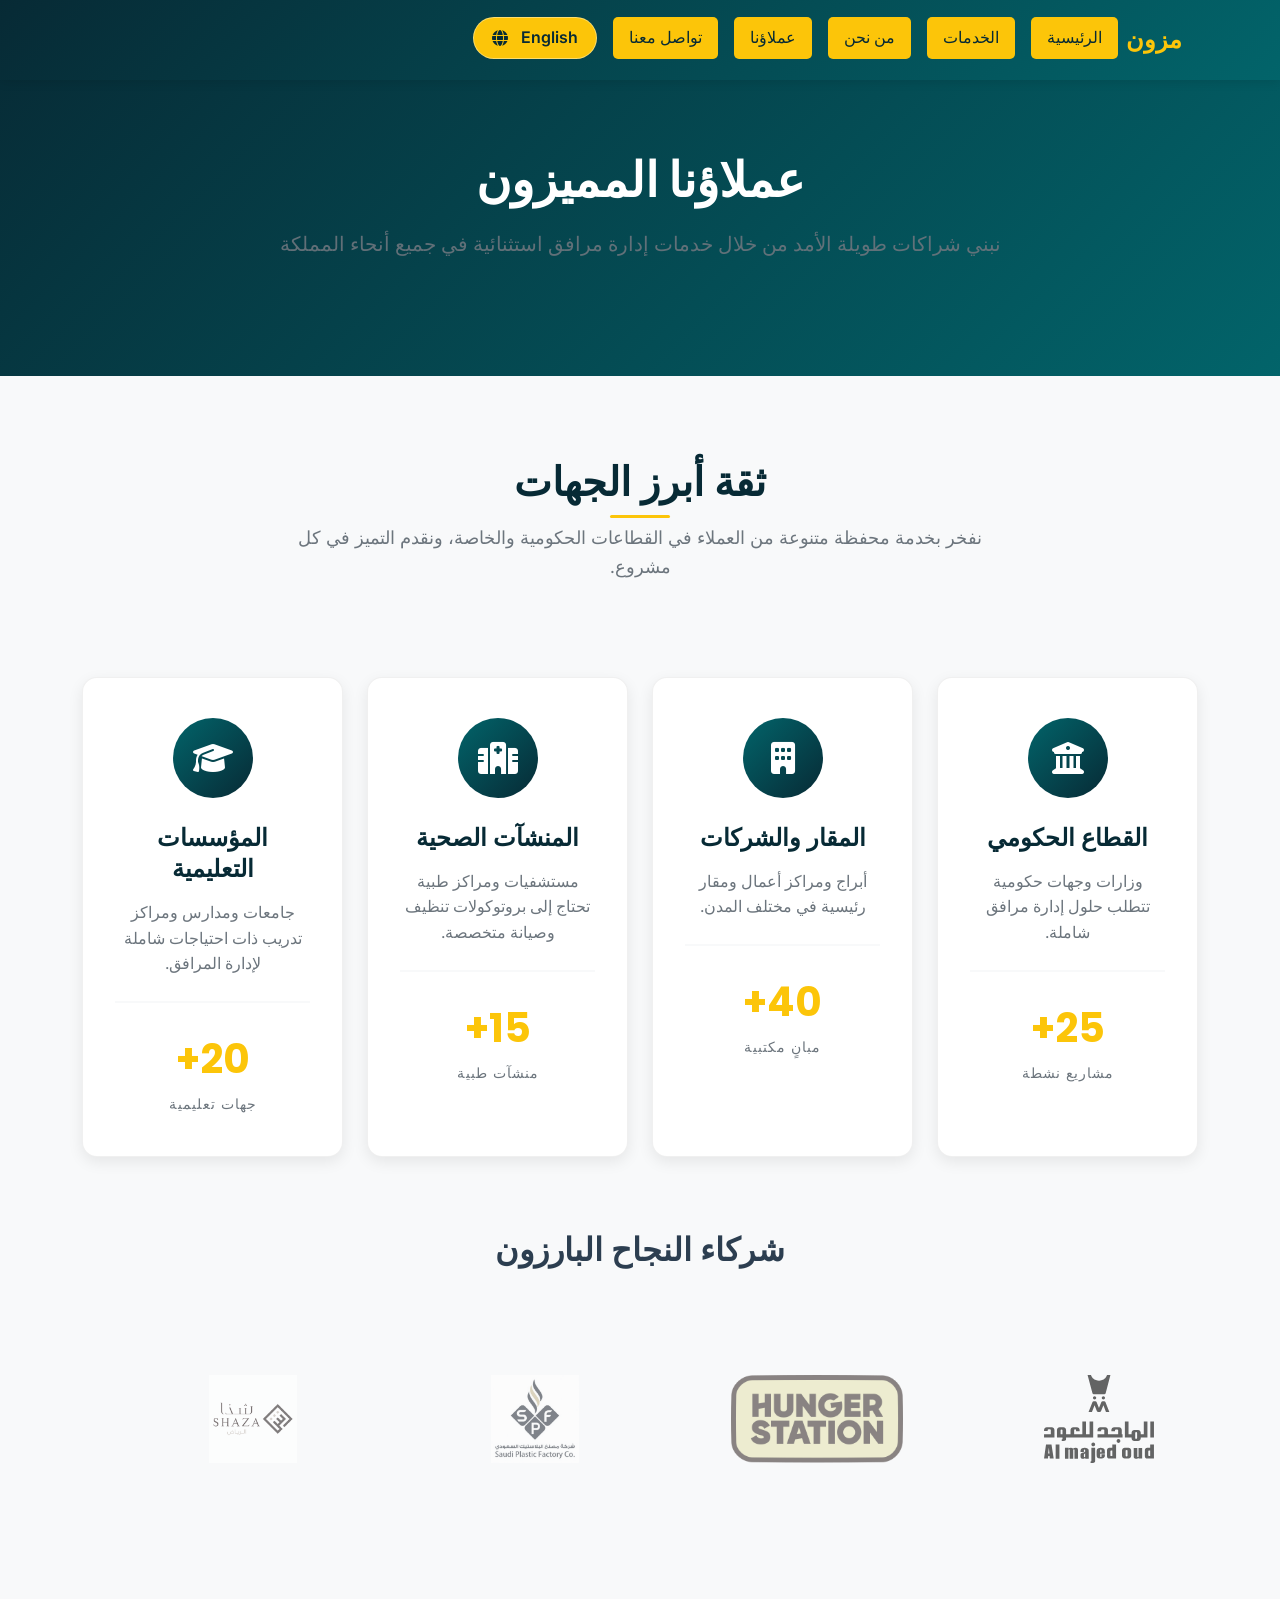
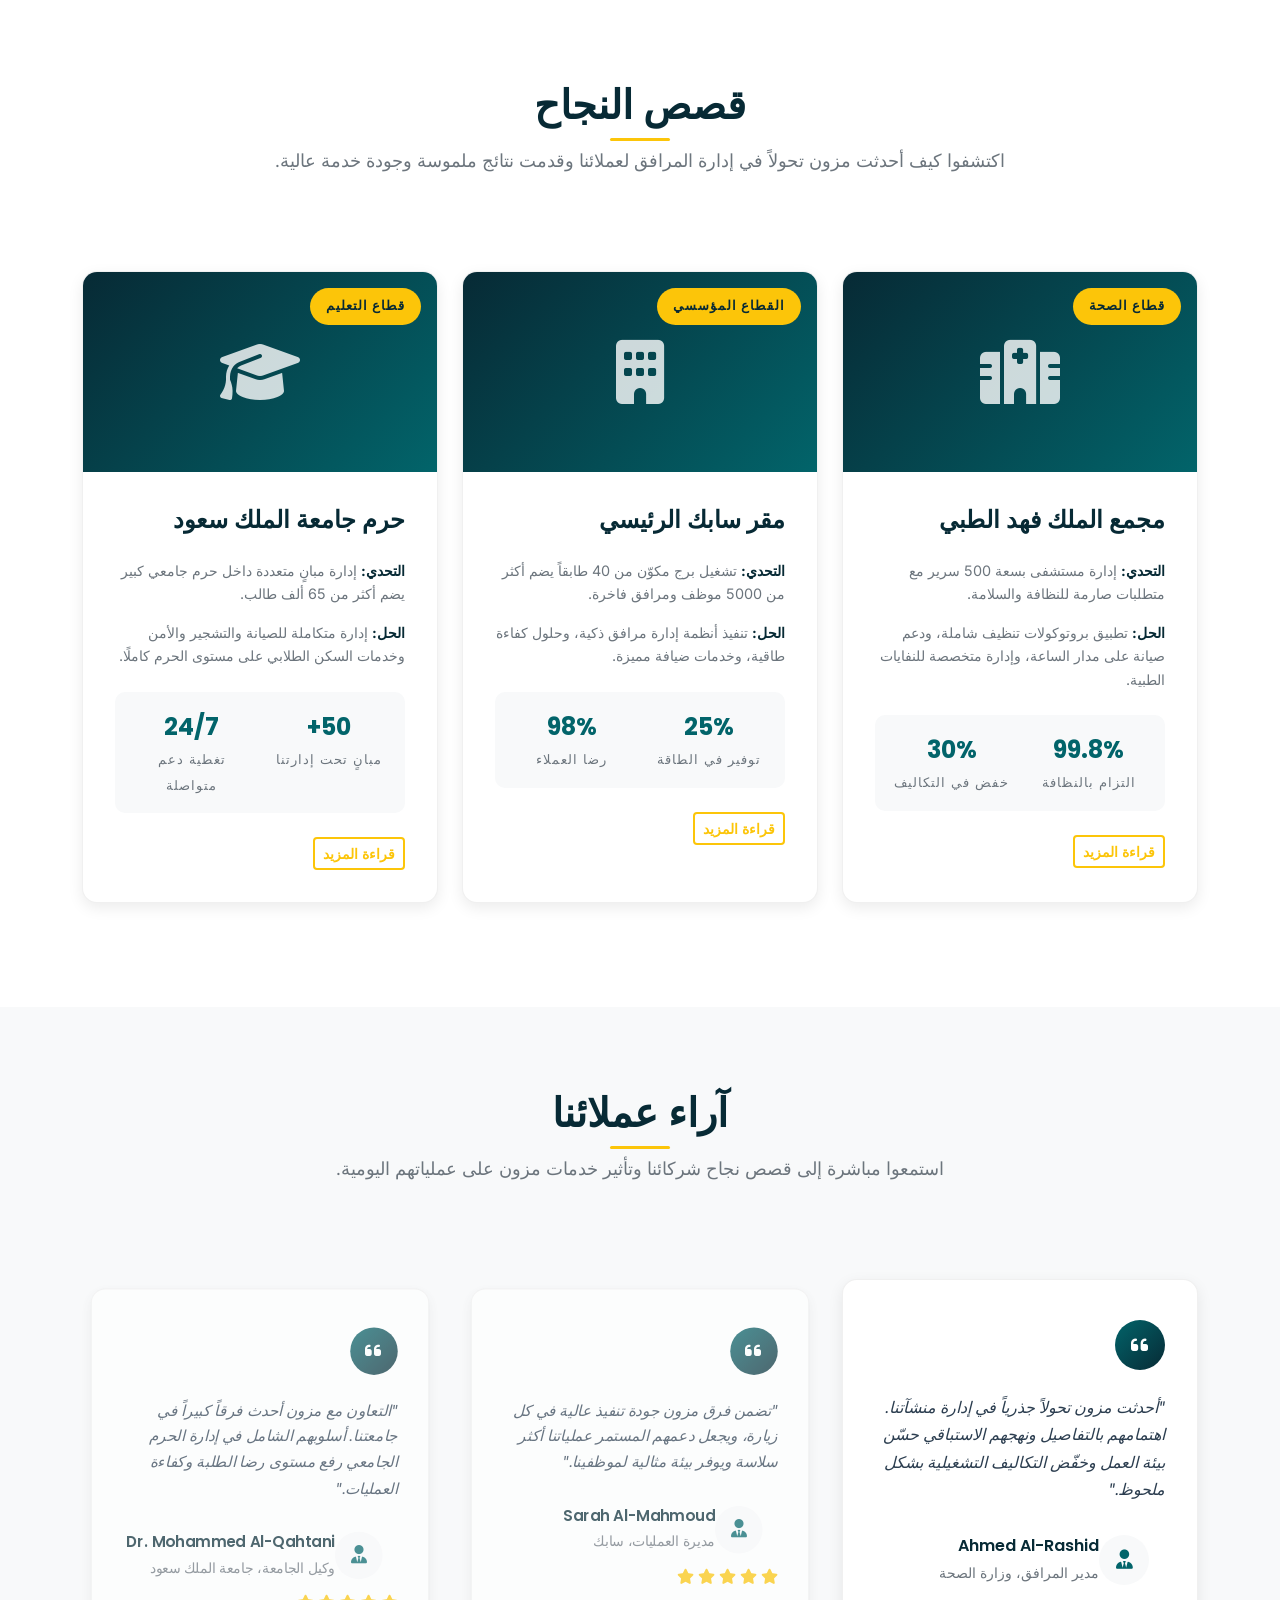
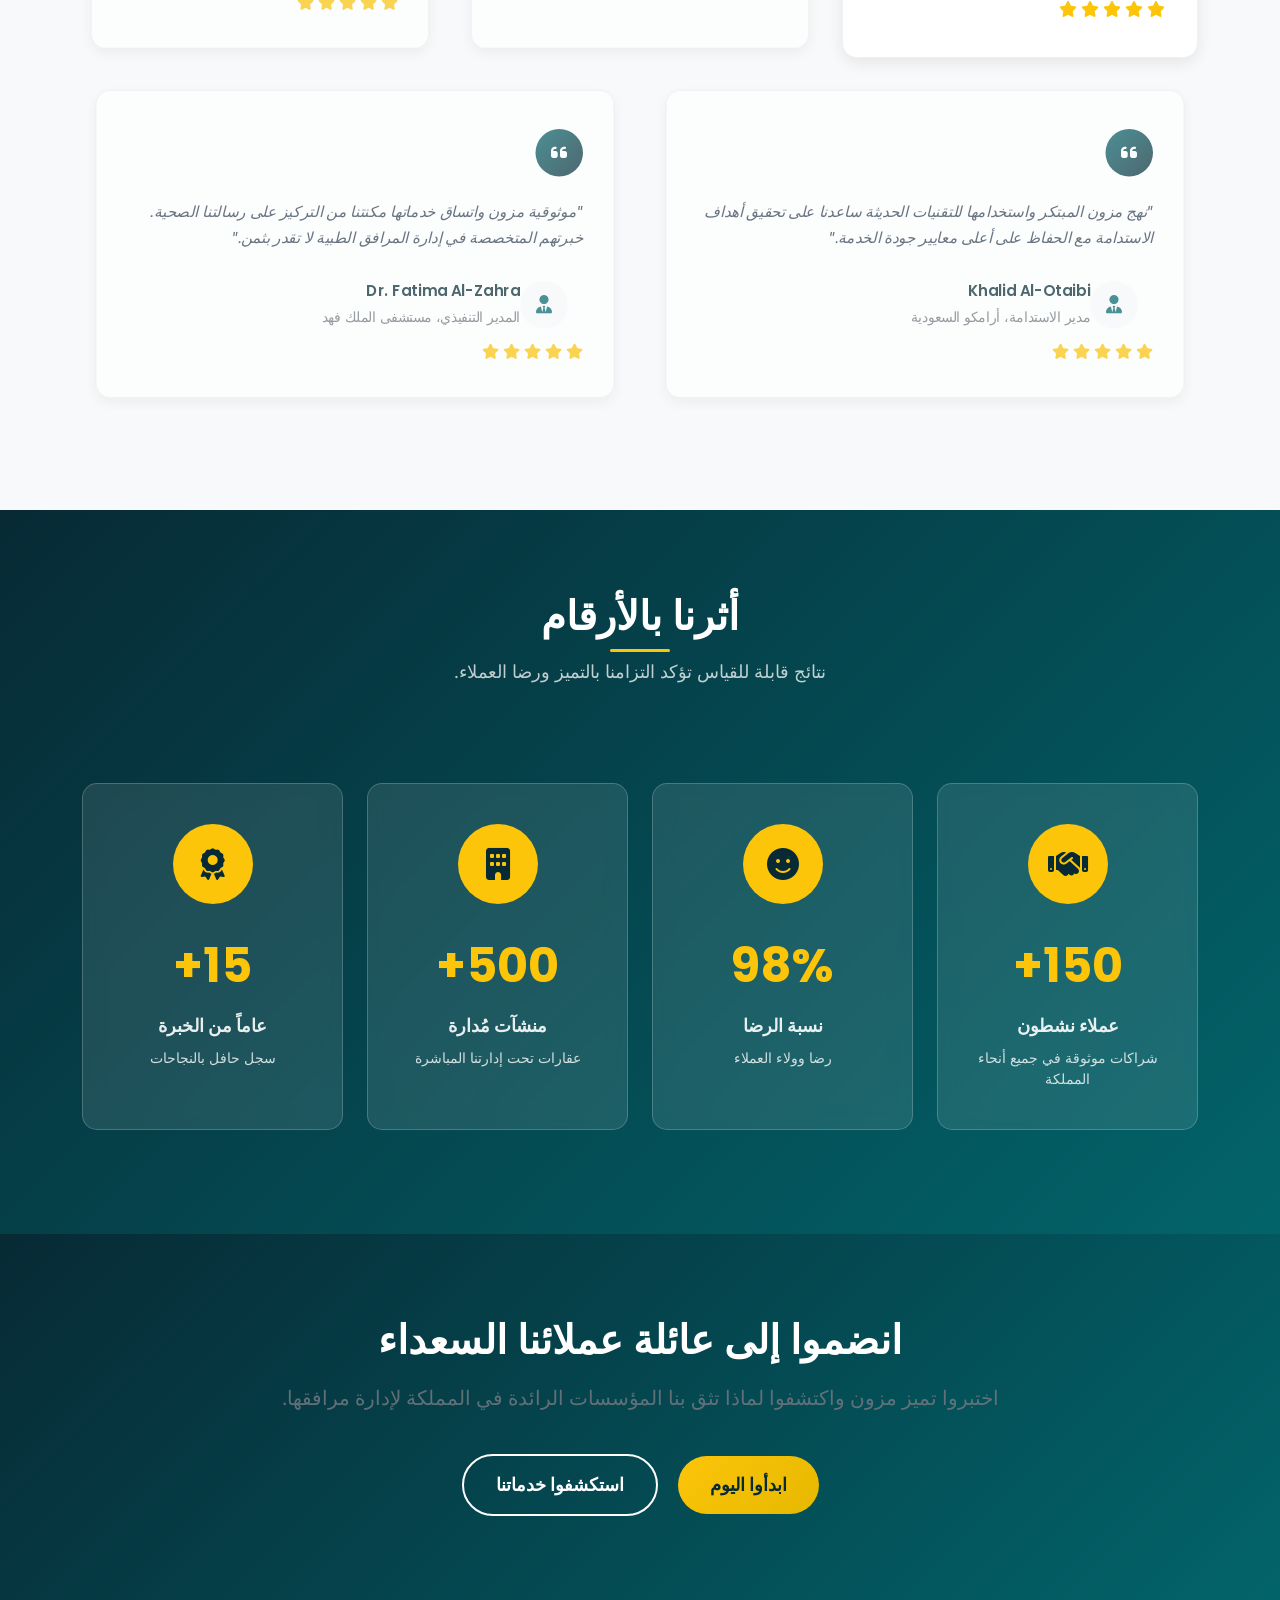
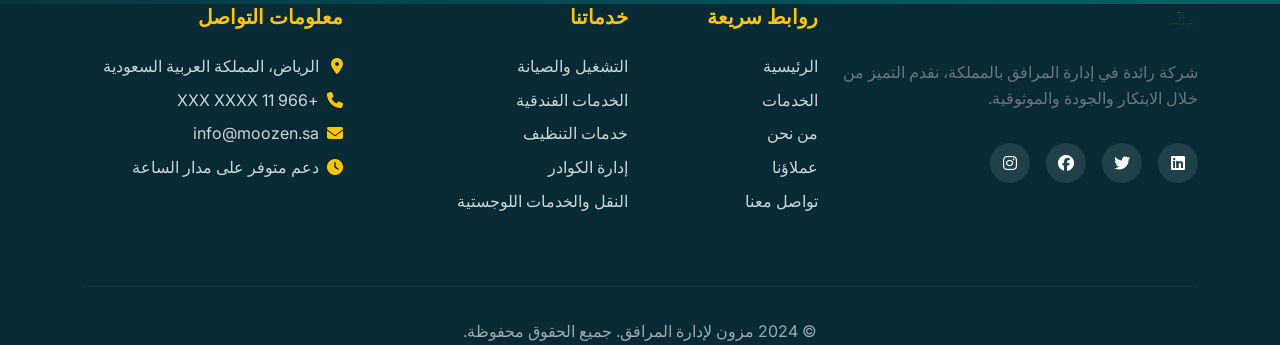
<file: clients-ar.html>
<!DOCTYPE html>
<html lang="ar" dir="rtl">
<head>
    <meta charset="UTF-8">
    <meta name="viewport" content="width=device-width, initial-scale=1.0">
    <title>عملاؤنا - مزون لإدارة المرافق</title>
    <meta name="description" content="اكتشفوا قائمة عملاء مزون وقصص النجاح في إدارة المرافق داخل المملكة العربية السعودية. اطلعوا على الشهادات والدراسات الحالة.">

    <!-- Bootstrap 5 CSS -->
    <link href="https://cdn.jsdelivr.net/npm/bootstrap@5.3.0/dist/css/bootstrap.min.css" rel="stylesheet">

    <!-- Font Awesome -->
    <link rel="stylesheet" href="https://cdnjs.cloudflare.com/ajax/libs/font-awesome/6.4.0/css/all.min.css">

    <!-- Google Fonts -->
    <link href="https://fonts.googleapis.com/css2?family=Tajawal:wght@400;500;700&family=Poppins:wght@300;400;500;600;700&family=Inter:wght@300;400;500;600&display=swap" rel="stylesheet">

    <!-- Custom CSS -->
    <link rel="stylesheet" href="styles.css">
</head>
<body>
    <!-- Navigation -->
    <nav class="navbar navbar-expand-lg navbar-dark fixed-top">
        <div class="container">
            <a class="navbar-brand" href="index-ar.html">
                <span class="logo-text">مزون</span>
            </a>
            <button class="navbar-toggler" type="button" data-bs-toggle="collapse" data-bs-target="#navbarNav">
                <span class="navbar-toggler-icon"></span>
            </button>
            <div class="collapse navbar-collapse" id="navbarNav">
                <ul class="navbar-nav ms-auto">
                    <li class="nav-item">
                        <a class="nav-link" href="index-ar.html">الرئيسية</a>
                    </li>
                    <li class="nav-item">
                        <a class="nav-link" href="services-ar.html">الخدمات</a>
                    </li>
                    <li class="nav-item">
                        <a class="nav-link" href="about-ar.html">من نحن</a>
                    </li>
                    <li class="nav-item">
                        <a class="nav-link active" href="clients-ar.html">عملاؤنا</a>
                    </li>
                    <li class="nav-item">
                        <a class="nav-link" href="contact-ar.html">تواصل معنا</a>
                    </li>
                    <li class="nav-item language-toggle">
                        <a class="nav-link language-switch" data-language="en" href="clients.html">English<i class="fas fa-globe me-2"></i></a>
                    </li>
                </ul>
            </div>
        </div>
    </nav>

    <!-- Page Header -->
    <section class="page-header">
        <div class="container">
            <div class="row">
                <div class="col-lg-8 mx-auto text-center">
                    <h1 class="page-title">عملاؤنا المميزون</h1>
                    <p class="page-subtitle">نبني شراكات طويلة الأمد من خلال خدمات إدارة مرافق استثنائية في جميع أنحاء المملكة</p>
                </div>
            </div>
        </div>
    </section>

    <!-- Client Portfolio -->
    <section class="client-portfolio">
        <div class="container">
            <div class="row">
                <div class="col-lg-8 mx-auto text-center mb-5">
                    <h2 class="section-title">ثقة أبرز الجهات</h2>
                    <p class="section-subtitle">نفخر بخدمة محفظة متنوعة من العملاء في القطاعات الحكومية والخاصة، ونقدم التميز في كل مشروع.</p>
                </div>
            </div>

            <!-- Client Categories -->
            <div class="row mb-5">
                <div class="col-lg-3 col-md-6 mb-4">
                    <div class="client-category-card">
                        <div class="category-icon">
                            <i class="fas fa-university"></i>
                        </div>
                        <h4>القطاع الحكومي</h4>
                        <p>وزارات وجهات حكومية تتطلب حلول إدارة مرافق شاملة.</p>
                        <div class="client-count">
                            <span class="count-number">25+</span>
                            <span class="count-label">مشاريع نشطة</span>
                        </div>
                    </div>
                </div>
                <div class="col-lg-3 col-md-6 mb-4">
                    <div class="client-category-card">
                        <div class="category-icon">
                            <i class="fas fa-building"></i>
                        </div>
                        <h4>المقار والشركات</h4>
                        <p>أبراج ومراكز أعمال ومقار رئيسية في مختلف المدن.</p>
                        <div class="client-count">
                            <span class="count-number">40+</span>
                            <span class="count-label">مبانٍ مكتبية</span>
                        </div>
                    </div>
                </div>
                <div class="col-lg-3 col-md-6 mb-4">
                    <div class="client-category-card">
                        <div class="category-icon">
                            <i class="fas fa-hospital"></i>
                        </div>
                        <h4>المنشآت الصحية</h4>
                        <p>مستشفيات ومراكز طبية تحتاج إلى بروتوكولات تنظيف وصيانة متخصصة.</p>
                        <div class="client-count">
                            <span class="count-number">15+</span>
                            <span class="count-label">منشآت طبية</span>
                        </div>
                    </div>
                </div>
                <div class="col-lg-3 col-md-6 mb-4">
                    <div class="client-category-card">
                        <div class="category-icon">
                            <i class="fas fa-graduation-cap"></i>
                        </div>
                        <h4>المؤسسات التعليمية</h4>
                        <p>جامعات ومدارس ومراكز تدريب ذات احتياجات شاملة لإدارة المرافق.</p>
                        <div class="client-count">
                            <span class="count-number">20+</span>
                            <span class="count-label">جهات تعليمية</span>
                        </div>
                    </div>
                </div>
            </div>

            <!-- Featured Clients -->
            <div class="row">
                <div class="col-12 text-center mb-4">
                    <h3 class="mb-4">شركاء النجاح البارزون</h3>
                </div>
            </div>
            <!-- شعارات العملاء - دوار أفقي -->
            <div class="client-carousel-container">
                <div class="client-carousel-horizontal">
                    <div class="carousel-track-horizontal">
                        <div class="carousel-slide-horizontal">
                            <img src="our cleints/Al Majed for Oud Company Logo SVG.svg" alt="شركة الماجد للعود" class="client-logo">
                        </div>
                        <div class="carousel-slide-horizontal">
                            <img src="our cleints/image.png" alt="شعار العميل" class="client-logo">
                        </div>
                        <div class="carousel-slide-horizontal">
                            <img src="our cleints/image copy.png" alt="شعار العميل" class="client-logo">
                        </div>
                        <div class="carousel-slide-horizontal">
                            <img src="our cleints/image copy 2.png" alt="شعار العميل" class="client-logo">
                        </div>
                        <div class="carousel-slide-horizontal">
                            <img src="our cleints/image copy 3.png" alt="شعار العميل" class="client-logo">
                        </div>
                        <div class="carousel-slide-horizontal">
                            <img src="our cleints/image copy 4.png" alt="شعار العميل" class="client-logo">
                        </div>
                        <div class="carousel-slide-horizontal">
                            <img src="our cleints/image copy 5.png" alt="شعار العميل" class="client-logo">
                        </div>
                        <div class="carousel-slide-horizontal">
                            <img src="our cleints/image copy 6.png" alt="شعار العميل" class="client-logo">
                        </div>
                        <div class="carousel-slide-horizontal">
                            <img src="our cleints/image copy 7.png" alt="شعار العميل" class="client-logo">
                        </div>
                        <!-- شرائح مكررة للحلقة المتواصلة -->
                        <div class="carousel-slide-horizontal">
                            <img src="our cleints/Al Majed for Oud Company Logo SVG.svg" alt="شركة الماجد للعود" class="client-logo">
                        </div>
                        <div class="carousel-slide-horizontal">
                            <img src="our cleints/image.png" alt="شعار العميل" class="client-logo">
                        </div>
                        <div class="carousel-slide-horizontal">
                            <img src="our cleints/image copy.png" alt="شعار العميل" class="client-logo">
                        </div>
                        <div class="carousel-slide-horizontal">
                            <img src="our cleints/image copy 2.png" alt="شعار العميل" class="client-logo">
                        </div>
                        <div class="carousel-slide-horizontal">
                            <img src="our cleints/image copy 3.png" alt="شعار العميل" class="client-logo">
                        </div>
                        <div class="carousel-slide-horizontal">
                            <img src="our cleints/image copy 4.png" alt="شعار العميل" class="client-logo">
                        </div>
                    </div>
                </div>
            </div>
        </div>
    </section>

    <!-- Case Studies -->
    <section class="case-studies">
        <div class="container">
            <div class="row">
                <div class="col-lg-8 mx-auto text-center mb-5">
                    <h2 class="section-title">قصص النجاح</h2>
                    <p class="section-subtitle">اكتشفوا كيف أحدثت مزون تحولاً في إدارة المرافق لعملائنا وقدمت نتائج ملموسة وجودة خدمة عالية.</p>
                </div>
            </div>

            <div class="row">
                <!-- Case Study 1 -->
                <div class="col-lg-4 mb-4">
                    <div class="case-study-card">
                        <div class="case-image">
                            <div class="image-placeholder">
                                <i class="fas fa-hospital-alt"></i>
                            </div>
                            <div class="case-category">قطاع الصحة</div>
                        </div>
                        <div class="case-content">
                            <h4>مجمع الملك فهد الطبي</h4>
                            <p class="case-challenge"><strong>التحدي:</strong> إدارة مستشفى بسعة 500 سرير مع متطلبات صارمة للنظافة والسلامة.</p>
                            <p class="case-solution"><strong>الحل:</strong> تطبيق بروتوكولات تنظيف شاملة، ودعم صيانة على مدار الساعة، وإدارة متخصصة للنفايات الطبية.</p>
                            <div class="case-results">
                                <div class="result-item">
                                    <span class="result-number">99.8%</span>
                                    <span class="result-label">التزام بالنظافة</span>
                                </div>
                                <div class="result-item">
                                    <span class="result-number">30%</span>
                                    <span class="result-label">خفض في التكاليف</span>
                                </div>
                            </div>
                            <a href="#" class="btn btn-outline-primary btn-sm">قراءة المزيد</a>
                        </div>
                    </div>
                </div>

                <!-- Case Study 2 -->
                <div class="col-lg-4 mb-4">
                    <div class="case-study-card">
                        <div class="case-image">
                            <div class="image-placeholder">
                                <i class="fas fa-building"></i>
                            </div>
                            <div class="case-category">القطاع المؤسسي</div>
                        </div>
                        <div class="case-content">
                            <h4>مقر سابك الرئيسي</h4>
                            <p class="case-challenge"><strong>التحدي:</strong> تشغيل برج مكوّن من 40 طابقاً يضم أكثر من 5000 موظف ومرافق فاخرة.</p>
                            <p class="case-solution"><strong>الحل:</strong> تنفيذ أنظمة إدارة مرافق ذكية، وحلول كفاءة طاقية، وخدمات ضيافة مميزة.</p>
                            <div class="case-results">
                                <div class="result-item">
                                    <span class="result-number">25%</span>
                                    <span class="result-label">توفير في الطاقة</span>
                                </div>
                                <div class="result-item">
                                    <span class="result-number">98%</span>
                                    <span class="result-label">رضا العملاء</span>
                                </div>
                            </div>
                            <a href="#" class="btn btn-outline-primary btn-sm">قراءة المزيد</a>
                        </div>
                    </div>
                </div>

                <!-- Case Study 3 -->
                <div class="col-lg-4 mb-4">
                    <div class="case-study-card">
                        <div class="case-image">
                            <div class="image-placeholder">
                                <i class="fas fa-graduation-cap"></i>
                            </div>
                            <div class="case-category">قطاع التعليم</div>
                        </div>
                        <div class="case-content">
                            <h4>حرم جامعة الملك سعود</h4>
                            <p class="case-challenge"><strong>التحدي:</strong> إدارة مبانٍ متعددة داخل حرم جامعي كبير يضم أكثر من 65 ألف طالب.</p>
                            <p class="case-solution"><strong>الحل:</strong> إدارة متكاملة للصيانة والتشجير والأمن وخدمات السكن الطلابي على مستوى الحرم كاملًا.</p>
                            <div class="case-results">
                                <div class="result-item">
                                    <span class="result-number">50+</span>
                                    <span class="result-label">مبانٍ تحت إدارتنا</span>
                                </div>
                                <div class="result-item">
                                    <span class="result-number">24/7</span>
                                    <span class="result-label">تغطية دعم متواصلة</span>
                                </div>
                            </div>
                            <a href="#" class="btn btn-outline-primary btn-sm">قراءة المزيد</a>
                        </div>
                    </div>
                </div>
            </div>
        </div>
    </section>

    <!-- Client Testimonials -->
    <section class="client-testimonials">
        <div class="container">
            <div class="row">
                <div class="col-lg-8 mx-auto text-center mb-5">
                    <h2 class="section-title">آراء عملائنا</h2>
                    <p class="section-subtitle">استمعوا مباشرة إلى قصص نجاح شركائنا وتأثير خدمات مزون على عملياتهم اليومية.</p>
                </div>
            </div>

            <div class="row">
                <!-- Testimonial 1 -->
                <div class="col-lg-4 mb-4">
                    <div class="testimonial-card">
                        <div class="testimonial-content">
                            <div class="quote-icon">
                                <i class="fas fa-quote-left"></i>
                            </div>
                            <p class="testimonial-text">"أحدثت مزون تحولاً جذرياً في إدارة منشآتنا. اهتمامهم بالتفاصيل ونهجهم الاستباقي حسّن بيئة العمل وخفّض التكاليف التشغيلية بشكل ملحوظ."</p>
                        </div>
                        <div class="testimonial-author">
                            <div class="author-avatar">
                                <i class="fas fa-user-tie"></i>
                            </div>
                            <div class="author-info">
                                <h5>Ahmed Al-Rashid</h5>
                                <p>مدير المرافق، وزارة الصحة</p>
                            </div>
                        </div>
                        <div class="testimonial-rating">
                            <i class="fas fa-star"></i>
                            <i class="fas fa-star"></i>
                            <i class="fas fa-star"></i>
                            <i class="fas fa-star"></i>
                            <i class="fas fa-star"></i>
                        </div>
                    </div>
                </div>

                <!-- Testimonial 2 -->
                <div class="col-lg-4 mb-4">
                    <div class="testimonial-card">
                        <div class="testimonial-content">
                            <div class="quote-icon">
                                <i class="fas fa-quote-left"></i>
                            </div>
                            <p class="testimonial-text">"تضمن فرق مزون جودة تنفيذ عالية في كل زيارة، ويجعل دعمهم المستمر عملياتنا أكثر سلاسة ويوفر بيئة مثالية لموظفينا."</p>
                        </div>
                        <div class="testimonial-author">
                            <div class="author-avatar">
                                <i class="fas fa-user-tie"></i>
                            </div>
                            <div class="author-info">
                                <h5>Sarah Al-Mahmoud</h5>
                                <p>مديرة العمليات، سابك</p>
                            </div>
                        </div>
                        <div class="testimonial-rating">
                            <i class="fas fa-star"></i>
                            <i class="fas fa-star"></i>
                            <i class="fas fa-star"></i>
                            <i class="fas fa-star"></i>
                            <i class="fas fa-star"></i>
                        </div>
                    </div>
                </div>

                <!-- Testimonial 3 -->
                <div class="col-lg-4 mb-4">
                    <div class="testimonial-card">
                        <div class="testimonial-content">
                            <div class="quote-icon">
                                <i class="fas fa-quote-left"></i>
                            </div>
                            <p class="testimonial-text">"التعاون مع مزون أحدث فرقاً كبيراً في جامعتنا. أسلوبهم الشامل في إدارة الحرم الجامعي رفع مستوى رضا الطلبة وكفاءة العمليات."</p>
                        </div>
                        <div class="testimonial-author">
                            <div class="author-avatar">
                                <i class="fas fa-user-tie"></i>
                            </div>
                            <div class="author-info">
                                <h5>Dr. Mohammed Al-Qahtani</h5>
                                <p>وكيل الجامعة، جامعة الملك سعود</p>
                            </div>
                        </div>
                        <div class="testimonial-rating">
                            <i class="fas fa-star"></i>
                            <i class="fas fa-star"></i>
                            <i class="fas fa-star"></i>
                            <i class="fas fa-star"></i>
                            <i class="fas fa-star"></i>
                        </div>
                    </div>
                </div>
            </div>

            <!-- Additional Testimonials Row -->
            <div class="row">
                <!-- Testimonial 4 -->
                <div class="col-lg-6 mb-4">
                    <div class="testimonial-card horizontal">
                        <div class="testimonial-content">
                            <div class="quote-icon">
                                <i class="fas fa-quote-left"></i>
                            </div>
                            <p class="testimonial-text">"نهج مزون المبتكر واستخدامها للتقنيات الحديثة ساعدنا على تحقيق أهداف الاستدامة مع الحفاظ على أعلى معايير جودة الخدمة."</p>
                        </div>
                        <div class="testimonial-author">
                            <div class="author-avatar">
                                <i class="fas fa-user-tie"></i>
                            </div>
                            <div class="author-info">
                                <h5>Khalid Al-Otaibi</h5>
                                <p>مدير الاستدامة، أرامكو السعودية</p>
                            </div>
                        </div>
                        <div class="testimonial-rating">
                            <i class="fas fa-star"></i>
                            <i class="fas fa-star"></i>
                            <i class="fas fa-star"></i>
                            <i class="fas fa-star"></i>
                            <i class="fas fa-star"></i>
                        </div>
                    </div>
                </div>

                <!-- Testimonial 5 -->
                <div class="col-lg-6 mb-4">
                    <div class="testimonial-card horizontal">
                        <div class="testimonial-content">
                            <div class="quote-icon">
                                <i class="fas fa-quote-left"></i>
                            </div>
                            <p class="testimonial-text">"موثوقية مزون واتساق خدماتها مكنتنا من التركيز على رسالتنا الصحية. خبرتهم المتخصصة في إدارة المرافق الطبية لا تقدر بثمن."</p>
                        </div>
                        <div class="testimonial-author">
                            <div class="author-avatar">
                                <i class="fas fa-user-tie"></i>
                            </div>
                            <div class="author-info">
                                <h5>Dr. Fatima Al-Zahra</h5>
                                <p>المدير التنفيذي، مستشفى الملك فهد</p>
                            </div>
                        </div>
                        <div class="testimonial-rating">
                            <i class="fas fa-star"></i>
                            <i class="fas fa-star"></i>
                            <i class="fas fa-star"></i>
                            <i class="fas fa-star"></i>
                            <i class="fas fa-star"></i>
                        </div>
                    </div>
                </div>
            </div>
        </div>
    </section>

    <!-- Client Statistics -->
    <section class="client-stats">
        <div class="container">
            <div class="row">
                <div class="col-lg-8 mx-auto text-center mb-5">
                    <h2 class="section-title text-white">أثرنا بالأرقام</h2>
                    <p class="section-subtitle text-white opacity-75">نتائج قابلة للقياس تؤكد التزامنا بالتميز ورضا العملاء.</p>
                </div>
            </div>

            <div class="row">
                <div class="col-lg-3 col-md-6 mb-4">
                    <div class="stat-card">
                        <div class="stat-icon">
                            <i class="fas fa-handshake"></i>
                        </div>
                        <div class="stat-number">150+</div>
                        <div class="stat-label">عملاء نشطون</div>
                        <div class="stat-description">شراكات موثوقة في جميع أنحاء المملكة</div>
                    </div>
                </div>
                <div class="col-lg-3 col-md-6 mb-4">
                    <div class="stat-card">
                        <div class="stat-icon">
                            <i class="fas fa-smile"></i>
                        </div>
                        <div class="stat-number">98%</div>
                        <div class="stat-label">نسبة الرضا</div>
                        <div class="stat-description">رضا وولاء العملاء</div>
                    </div>
                </div>
                <div class="col-lg-3 col-md-6 mb-4">
                    <div class="stat-card">
                        <div class="stat-icon">
                            <i class="fas fa-building"></i>
                        </div>
                        <div class="stat-number">500+</div>
                        <div class="stat-label">منشآت مُدارة</div>
                        <div class="stat-description">عقارات تحت إدارتنا المباشرة</div>
                    </div>
                </div>
                <div class="col-lg-3 col-md-6 mb-4">
                    <div class="stat-card">
                        <div class="stat-icon">
                            <i class="fas fa-award"></i>
                        </div>
                        <div class="stat-number">15+</div>
                        <div class="stat-label">عاماً من الخبرة</div>
                        <div class="stat-description">سجل حافل بالنجاحات</div>
                    </div>
                </div>
            </div>
        </div>
    </section>

    <!-- Call to Action -->
    <section class="cta-section">
        <div class="container">
            <div class="row">
                <div class="col-lg-8 mx-auto text-center">
                    <h2 class="cta-title">انضموا إلى عائلة عملائنا السعداء</h2>
                    <p class="cta-subtitle">اختبروا تميز مزون واكتشفوا لماذا تثق بنا المؤسسات الرائدة في المملكة لإدارة مرافقها.</p>
                    <div class="cta-buttons">
                        <a href="contact-ar.html" class="btn btn-primary btn-lg">ابدأوا اليوم</a>
                        <a href="services-ar.html" class="btn btn-outline-light btn-lg">استكشفوا خدماتنا</a>
                    </div>
                </div>
            </div>
        </div>
    </section>

    <!-- Footer -->
    <footer class="footer">
        <div class="container">
            <div class="row">
                <div class="col-lg-4 mb-4">
                    <div class="footer-brand">
                        <img src="logo mozoon.svg" alt="شعار مزون" class="footer-logo">
                        <p>شركة رائدة في إدارة المرافق بالمملكة، نقدم التميز من خلال الابتكار والجودة والموثوقية.</p>
                    </div>
                    <div class="social-links">
                        <a href="#" class="social-link"><i class="fab fa-linkedin"></i></a>
                        <a href="#" class="social-link"><i class="fab fa-twitter"></i></a>
                        <a href="#" class="social-link"><i class="fab fa-facebook"></i></a>
                        <a href="#" class="social-link"><i class="fab fa-instagram"></i></a>
                    </div>
                </div>
                <div class="col-lg-2 col-md-6 mb-4">
                    <h5 class="footer-title">روابط سريعة</h5>
                    <ul class="footer-links">
                        <li><a href="index-ar.html">الرئيسية</a></li>
                        <li><a href="services-ar.html">الخدمات</a></li>
                        <li><a href="about-ar.html">من نحن</a></li>
                        <li><a href="clients-ar.html">عملاؤنا</a></li>
                        <li><a href="contact-ar.html">تواصل معنا</a></li>
                    </ul>
                </div>
                <div class="col-lg-3 col-md-6 mb-4">
                    <h5 class="footer-title">خدماتنا</h5>
                    <ul class="footer-links">
                        <li><a href="services-ar.html#operation">التشغيل والصيانة</a></li>
                        <li><a href="services-ar.html#hospitality">الخدمات الفندقية</a></li>
                        <li><a href="services-ar.html#cleaning">خدمات التنظيف</a></li>
                        <li><a href="services-ar.html#staff">إدارة الكوادر</a></li>
                        <li><a href="services-ar.html#logistics">النقل والخدمات اللوجستية</a></li>
                    </ul>
                </div>
                <div class="col-lg-3 mb-4">
                    <h5 class="footer-title">معلومات التواصل</h5>
                    <div class="contact-info">
                        <p><i class="fas fa-map-marker-alt"></i> الرياض، المملكة العربية السعودية</p>
                        <p><i class="fas fa-phone"></i> +966 11 XXX XXXX</p>
                        <p><i class="fas fa-envelope"></i> info@moozen.sa</p>
                        <p><i class="fas fa-clock"></i> دعم متوفر على مدار الساعة</p>
                    </div>
                </div>
            </div>
            <hr class="footer-divider">
            <div class="row">
                <div class="col-12 text-center">
                    <p class="footer-copyright">&copy; 2024 مزون لإدارة المرافق. جميع الحقوق محفوظة.</p>
                </div>
            </div>
        </div>
    </footer>

    <!-- Bootstrap 5 JS -->
    <script src="https://cdn.jsdelivr.net/npm/bootstrap@5.3.0/dist/js/bootstrap.bundle.min.js"></script>

    <!-- Custom JavaScript -->
    <script src="script.js"></script>
</body>
</html>
</file>
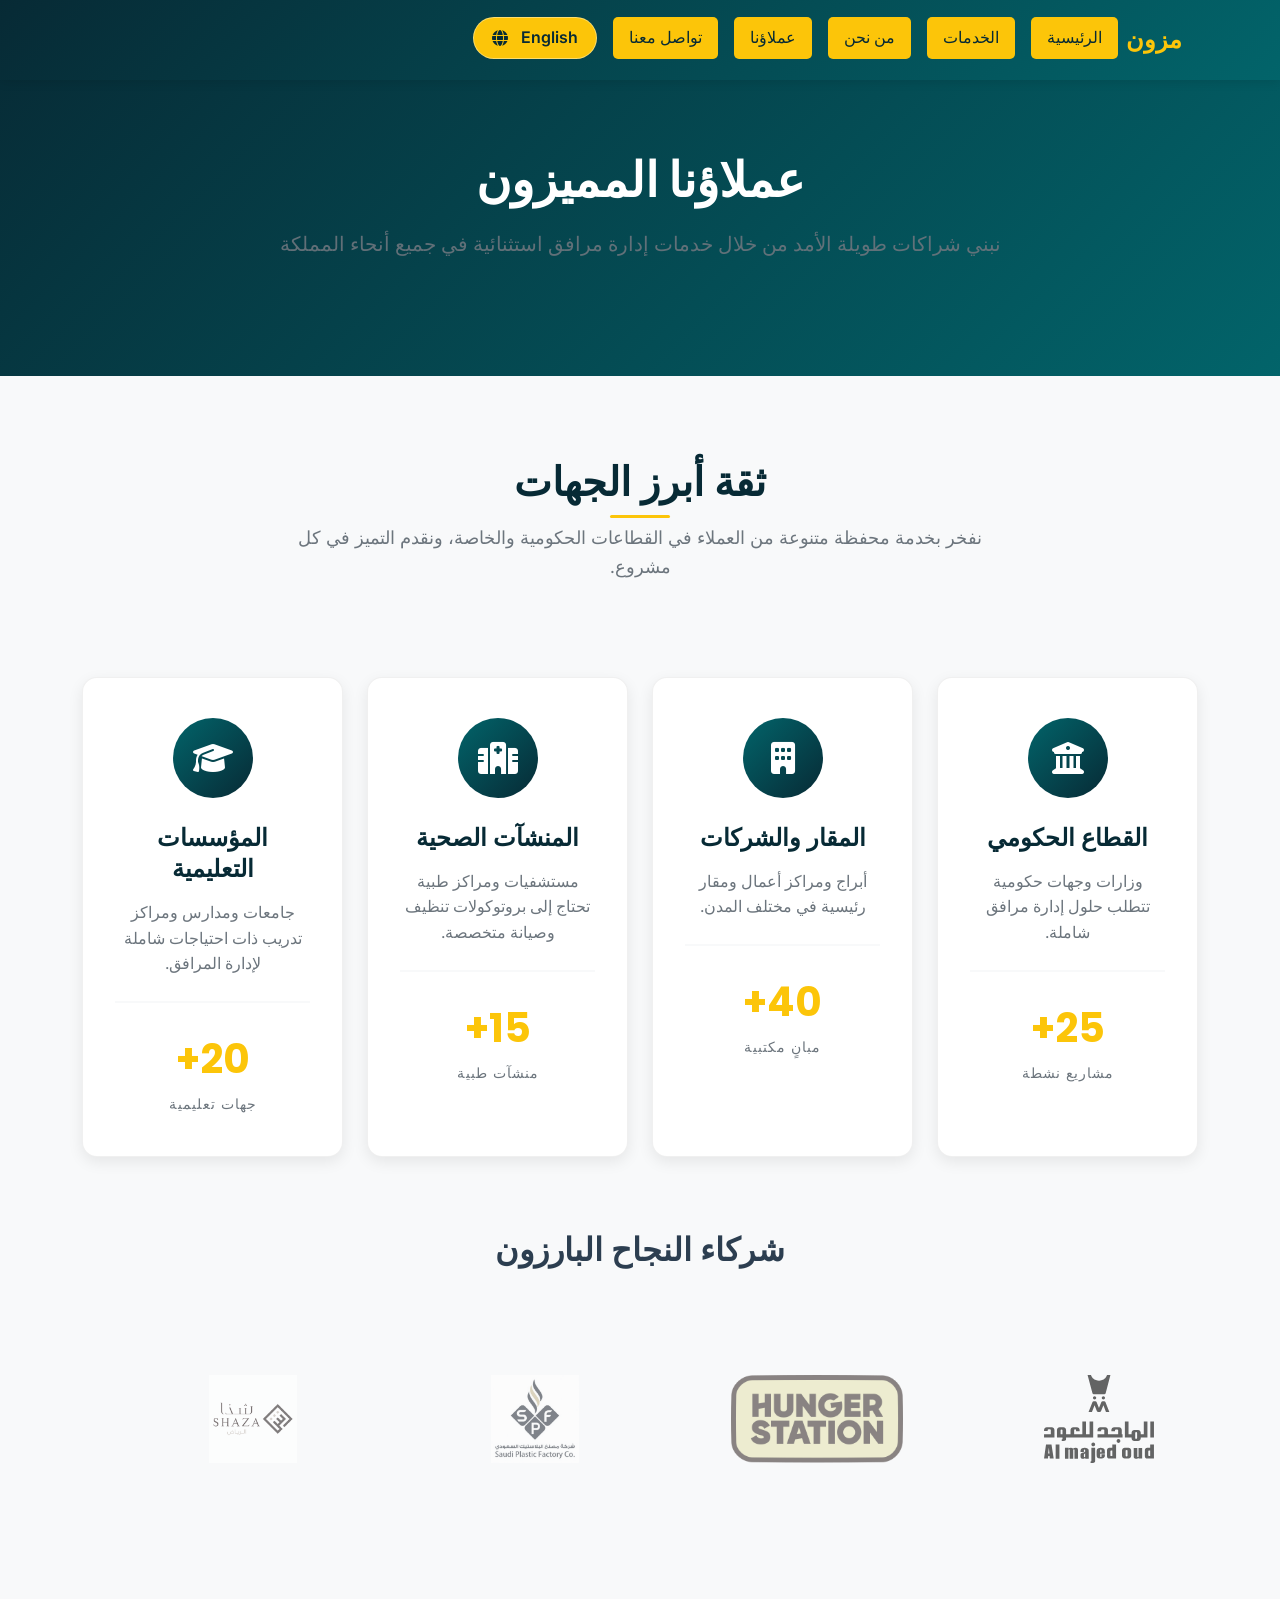
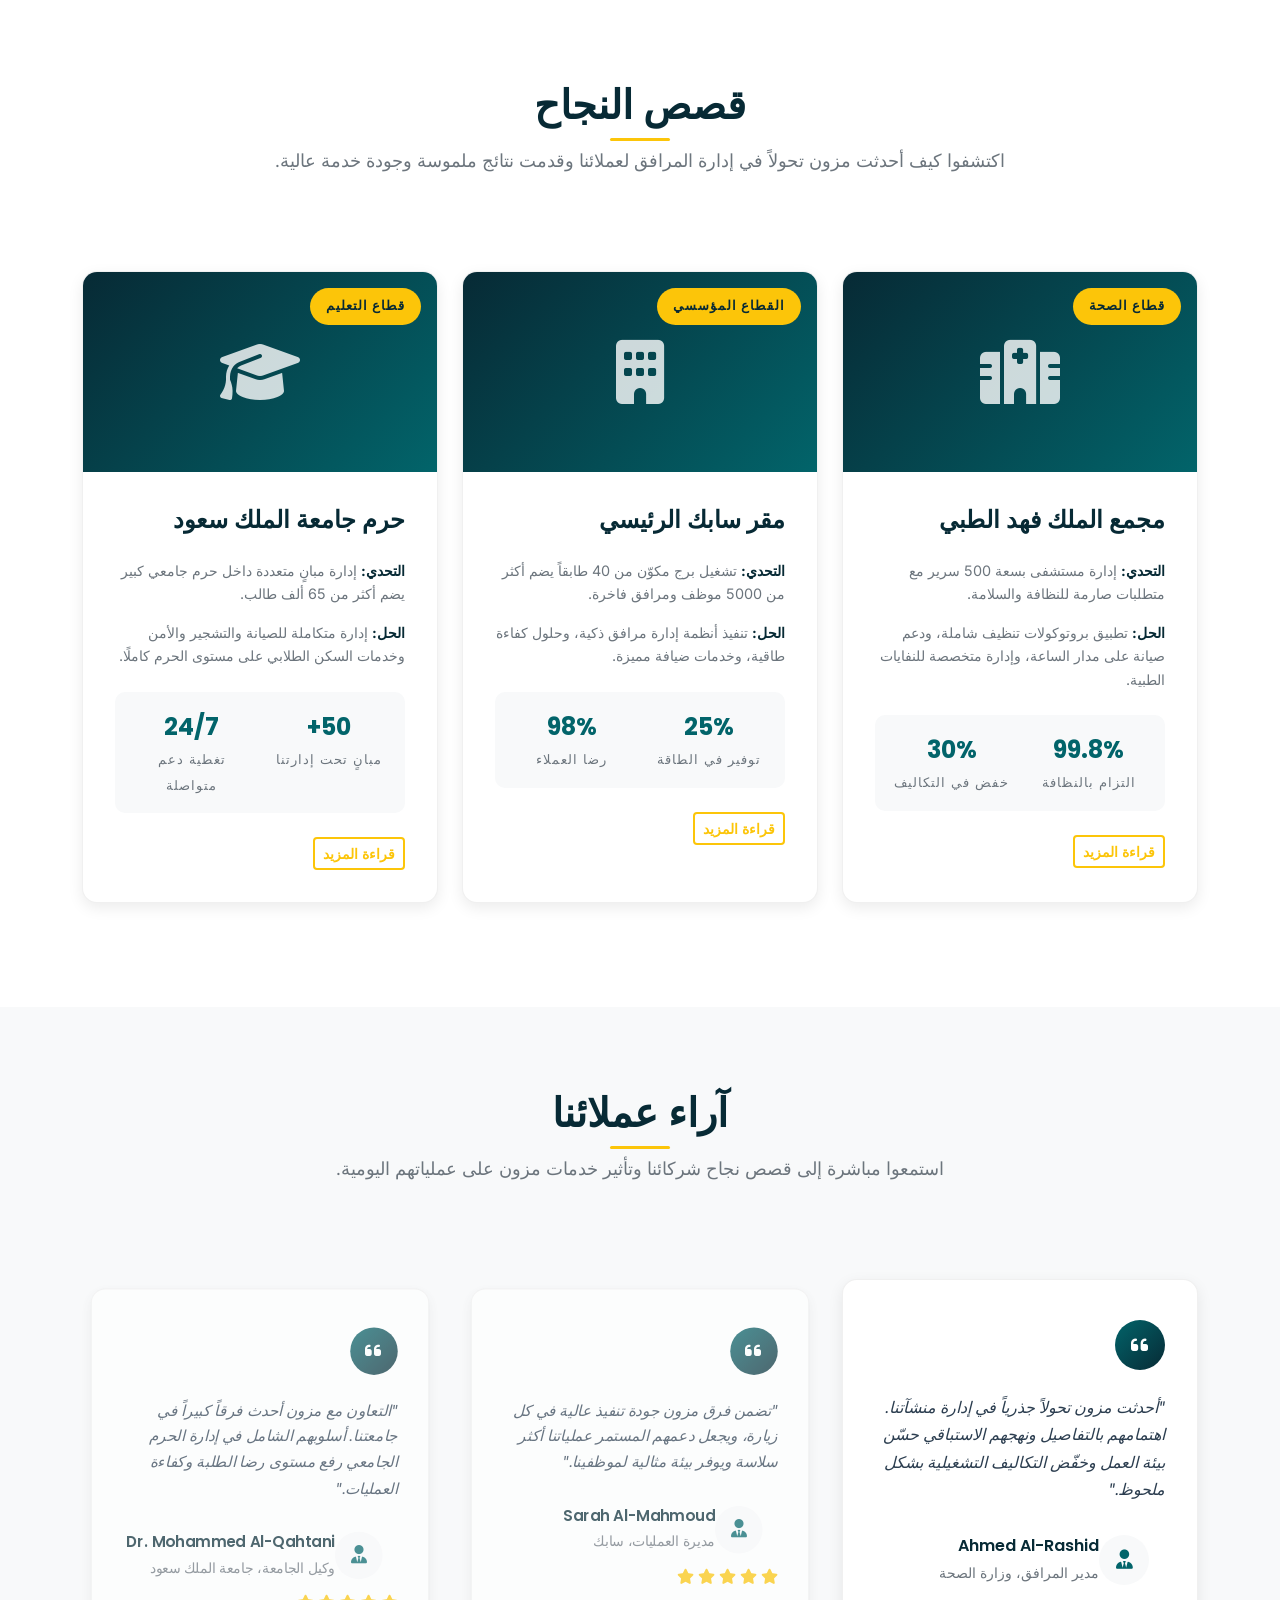
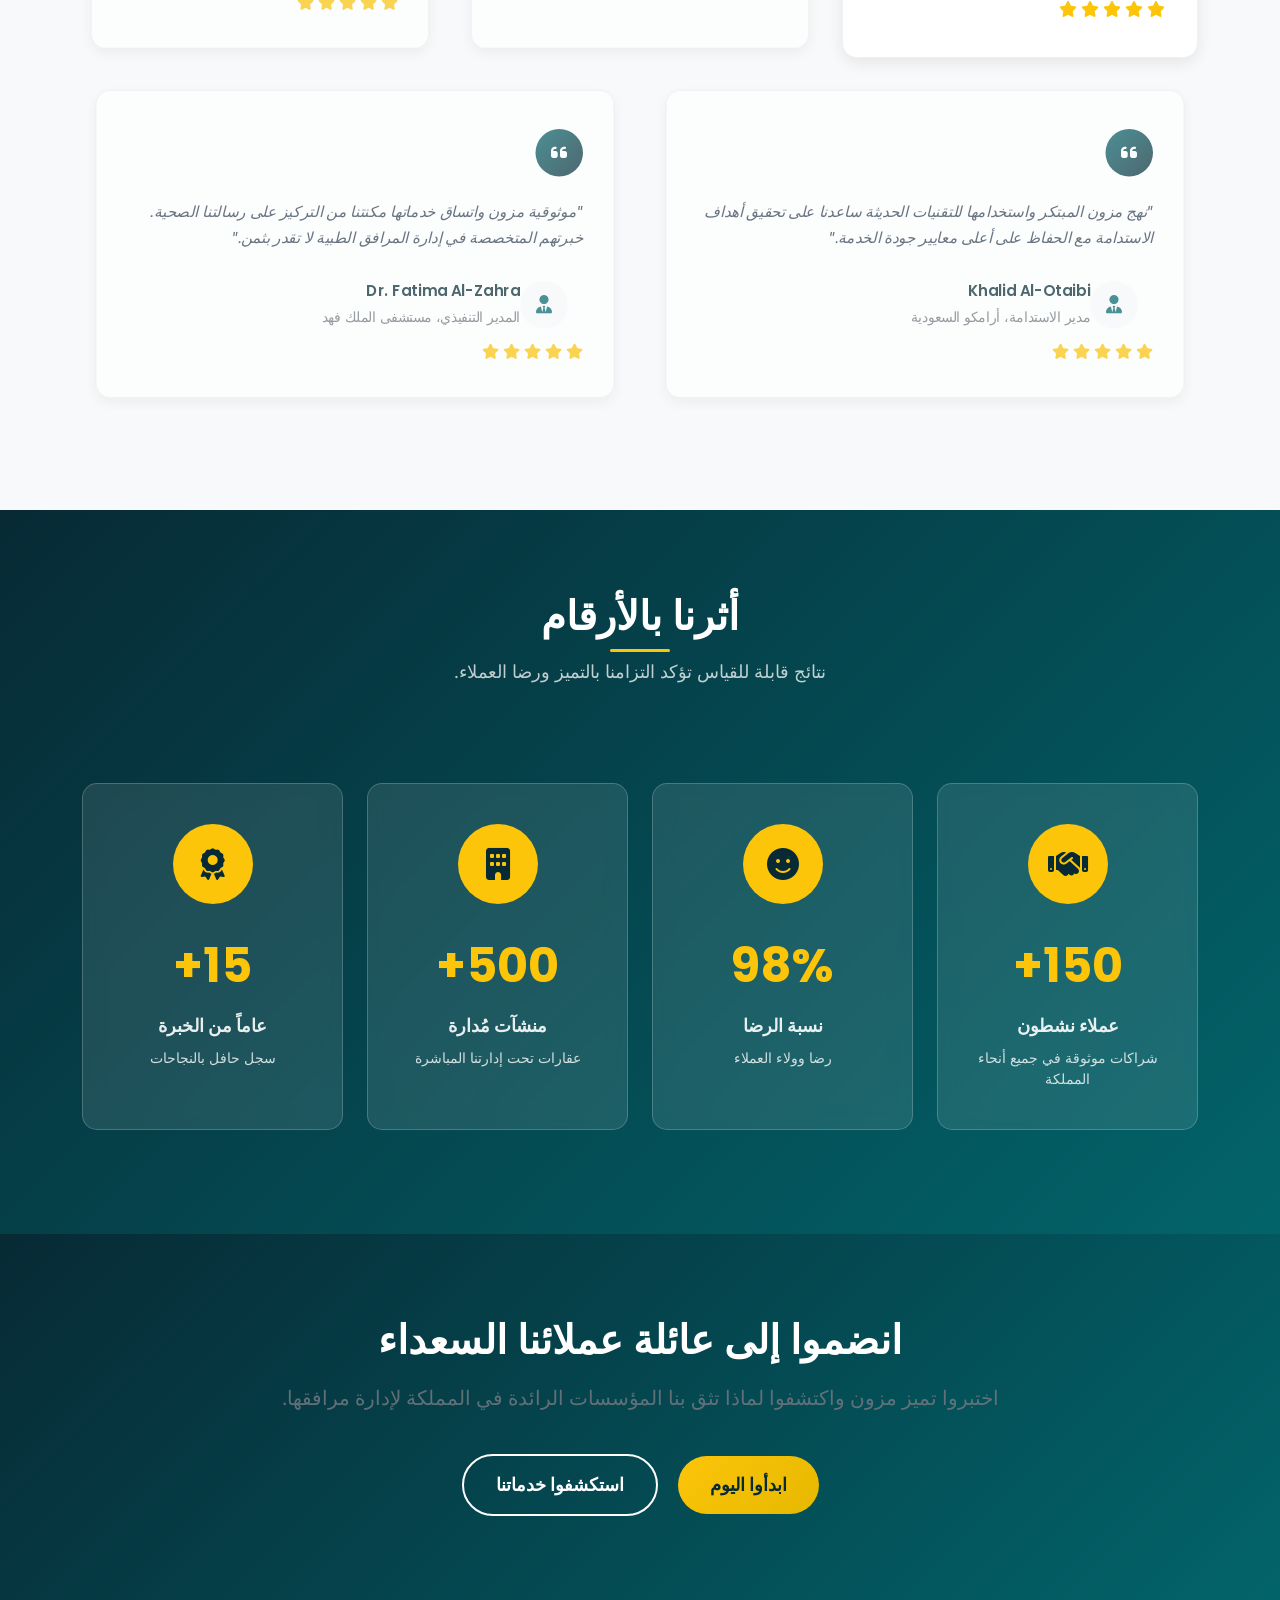
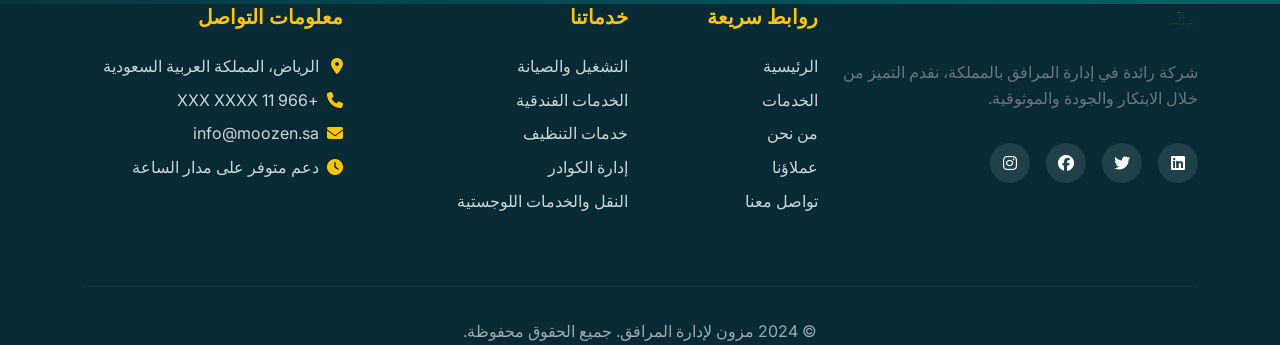
<file: clients.html>
<!DOCTYPE html>
<html lang="ar">
<head>
    <meta charset="UTF-8">
    <meta name="viewport" content="width=device-width, initial-scale=1.0">
    <title>Our Clients - MOOZEN Facilities Management</title>
    <meta name="description" content="Discover MOOZEN's prestigious client portfolio and success stories in facilities management across Saudi Arabia. Read testimonials and case studies.">
    
    <!-- Bootstrap 5 CSS -->
    <link href="https://cdn.jsdelivr.net/npm/bootstrap@5.3.0/dist/css/bootstrap.min.css" rel="stylesheet">
    
    <!-- Font Awesome -->
    <link rel="stylesheet" href="https://cdnjs.cloudflare.com/ajax/libs/font-awesome/6.4.0/css/all.min.css">
    
    <!-- Google Fonts -->
    <link href="https://fonts.googleapis.com/css2?family=Poppins:wght@300;400;500;600;700&family=Inter:wght@300;400;500;600&display=swap" rel="stylesheet">
    
    <!-- Custom CSS -->
    <link rel="stylesheet" href="styles.css">
</head>
<body>
    <!-- Navigation -->
    <nav class="navbar navbar-expand-lg navbar-dark fixed-top">
        <div class="container">
            <a class="navbar-brand" href="index.html">
                <span class="logo-text">Mozoon</span>
            </a>
            <button class="navbar-toggler" type="button" data-bs-toggle="collapse" data-bs-target="#navbarNav">
                <span class="navbar-toggler-icon"></span>
            </button>
            <div class="collapse navbar-collapse" id="navbarNav">
                <ul class="navbar-nav ms-auto">
                    <li class="nav-item">
                        <a class="nav-link" href="index.html">Home</a>
                    </li>
                    <li class="nav-item">
                        <a class="nav-link" href="services.html">Services</a>
                    </li>
                    <li class="nav-item">
                        <a class="nav-link" href="about.html">About Us</a>
                    </li>
                    <li class="nav-item">
                        <a class="nav-link active" href="clients.html">Clients</a>
                    </li>
                    <li class="nav-item">
                        <a class="nav-link" href="contact.html">Contact</a>
                    </li>
                    <li class="nav-item language-toggle">
                        <a class="nav-link language-switch" data-language="ar" href="clients-ar.html"><i class="fas fa-globe me-2"></i>العربية</a>
                    </li>
                </ul>
            </div>
        </div>
    </nav>

    <!-- Page Header -->
    <section class="page-header">
        <div class="container">
            <div class="row">
                <div class="col-lg-8 mx-auto text-center">
                    <h1 class="page-title">Our Valued Clients</h1>
                    <p class="page-subtitle">Building lasting partnerships through exceptional facilities management services across Saudi Arabia</p>
                </div>
            </div>
        </div>
    </section>

    <!-- Client Portfolio -->
    <section class="client-portfolio">
        <div class="container">
            <div class="row">
                <div class="col-lg-8 mx-auto text-center mb-5">
                    <h2 class="section-title">Trusted by Leading Organizations</h2>
                    <p class="section-subtitle">We proudly serve a diverse portfolio of clients across various sectors, from government institutions to private enterprises, delivering excellence in every project.</p>
                </div>
            </div>
            
            <!-- Client Categories -->
            <div class="row mb-5">
                <div class="col-lg-3 col-md-6 mb-4">
                    <div class="client-category-card">
                        <div class="category-icon">
                            <i class="fas fa-university"></i>
                        </div>
                        <h4>Government Sector</h4>
                        <p>Ministries, public institutions, and government facilities requiring comprehensive management solutions.</p>
                        <div class="client-count">
                            <span class="count-number">25+</span>
                            <span class="count-label">Active Projects</span>
                        </div>
                    </div>
                </div>
                <div class="col-lg-3 col-md-6 mb-4">
                    <div class="client-category-card">
                        <div class="category-icon">
                            <i class="fas fa-building"></i>
                        </div>
                        <h4>Corporate Offices</h4>
                        <p>Modern office buildings, business centers, and corporate headquarters across major cities.</p>
                        <div class="client-count">
                            <span class="count-number">40+</span>
                            <span class="count-label">Office Buildings</span>
                        </div>
                    </div>
                </div>
                <div class="col-lg-3 col-md-6 mb-4">
                    <div class="client-category-card">
                        <div class="category-icon">
                            <i class="fas fa-hospital"></i>
                        </div>
                        <h4>Healthcare Facilities</h4>
                        <p>Hospitals, clinics, and medical centers requiring specialized cleaning and maintenance protocols.</p>
                        <div class="client-count">
                            <span class="count-number">15+</span>
                            <span class="count-label">Medical Centers</span>
                        </div>
                    </div>
                </div>
                <div class="col-lg-3 col-md-6 mb-4">
                    <div class="client-category-card">
                        <div class="category-icon">
                            <i class="fas fa-graduation-cap"></i>
                        </div>
                        <h4>Educational Institutions</h4>
                        <p>Universities, schools, and training centers with comprehensive facility management needs.</p>
                        <div class="client-count">
                            <span class="count-number">20+</span>
                            <span class="count-label">Institutions</span>
                        </div>
                    </div>
                </div>
            </div>

            <!-- Featured Clients -->
            <div class="row">
                <div class="col-12 text-center mb-4">
                    <h3 class="mb-4">Featured Client Partners</h3>
                </div>
            </div>
            <!-- Client Logos Horizontal Carousel -->
            <div class="client-carousel-container">
                <div class="client-carousel-horizontal">
                    <div class="carousel-track-horizontal">
                        <div class="carousel-slide-horizontal">
                            <img src="our cleints/Al Majed for Oud Company Logo SVG.svg" alt="Al Majed for Oud Company" class="client-logo">
                        </div>
                        <div class="carousel-slide-horizontal">
                            <img src="our cleints/image.png" alt="Client Logo" class="client-logo">
                        </div>
                        <div class="carousel-slide-horizontal">
                            <img src="our cleints/image copy.png" alt="Client Logo" class="client-logo">
                        </div>
                        <div class="carousel-slide-horizontal">
                            <img src="our cleints/image copy 2.png" alt="Client Logo" class="client-logo">
                        </div>
                        <div class="carousel-slide-horizontal">
                            <img src="our cleints/image copy 3.png" alt="Client Logo" class="client-logo">
                        </div>
                        <div class="carousel-slide-horizontal">
                            <img src="our cleints/image copy 4.png" alt="Client Logo" class="client-logo">
                        </div>
                        <div class="carousel-slide-horizontal">
                            <img src="our cleints/image copy 5.png" alt="Client Logo" class="client-logo">
                        </div>
                        <div class="carousel-slide-horizontal">
                            <img src="our cleints/image copy 6.png" alt="Client Logo" class="client-logo">
                        </div>
                        <div class="carousel-slide-horizontal">
                            <img src="our cleints/image copy 7.png" alt="Client Logo" class="client-logo">
                        </div>
                        <!-- Duplicate slides for seamless loop -->
                        <div class="carousel-slide-horizontal">
                            <img src="our cleints/Al Majed for Oud Company Logo SVG.svg" alt="Al Majed for Oud Company" class="client-logo">
                        </div>
                        <div class="carousel-slide-horizontal">
                            <img src="our cleints/image.png" alt="Client Logo" class="client-logo">
                        </div>
                        <div class="carousel-slide-horizontal">
                            <img src="our cleints/image copy.png" alt="Client Logo" class="client-logo">
                        </div>
                        <div class="carousel-slide-horizontal">
                            <img src="our cleints/image copy 2.png" alt="Client Logo" class="client-logo">
                        </div>
                        <div class="carousel-slide-horizontal">
                            <img src="our cleints/image copy 3.png" alt="Client Logo" class="client-logo">
                        </div>
                        <div class="carousel-slide-horizontal">
                            <img src="our cleints/image copy 4.png" alt="Client Logo" class="client-logo">
                        </div>
                    </div>
                </div>
            </div>
        </div>
    </section>

    <!-- Case Studies -->
    <section class="case-studies">
        <div class="container">
            <div class="row">
                <div class="col-lg-8 mx-auto text-center mb-5">
                    <h2 class="section-title">Success Stories</h2>
                    <p class="section-subtitle">Explore how MOOZEN has transformed facilities management for our clients, delivering measurable results and exceptional service quality.</p>
                </div>
            </div>
            
            <div class="row">
                <!-- Case Study 1 -->
                <div class="col-lg-4 mb-4">
                    <div class="case-study-card">
                        <div class="case-image">
                            <div class="image-placeholder">
                                <i class="fas fa-hospital-alt"></i>
                            </div>
                            <div class="case-category">Healthcare</div>
                        </div>
                        <div class="case-content">
                            <h4>King Fahad Medical Complex</h4>
                            <p class="case-challenge"><strong>Challenge:</strong> Managing a 500-bed hospital facility with strict hygiene and safety requirements.</p>
                            <p class="case-solution"><strong>Solution:</strong> Implemented comprehensive cleaning protocols, 24/7 maintenance support, and specialized medical waste management.</p>
                            <div class="case-results">
                                <div class="result-item">
                                    <span class="result-number">99.8%</span>
                                    <span class="result-label">Hygiene Compliance</span>
                                </div>
                                <div class="result-item">
                                    <span class="result-number">30%</span>
                                    <span class="result-label">Cost Reduction</span>
                                </div>
                            </div>
                            <a href="#" class="btn btn-outline-primary btn-sm">Read Full Case Study</a>
                        </div>
                    </div>
                </div>

                <!-- Case Study 2 -->
                <div class="col-lg-4 mb-4">
                    <div class="case-study-card">
                        <div class="case-image">
                            <div class="image-placeholder">
                                <i class="fas fa-building"></i>
                            </div>
                            <div class="case-category">Corporate</div>
                        </div>
                        <div class="case-content">
                            <h4>SABIC Headquarters</h4>
                            <p class="case-challenge"><strong>Challenge:</strong> Maintaining a 40-floor corporate tower with 5,000+ employees and high-end facilities.</p>
                            <p class="case-solution"><strong>Solution:</strong> Deployed smart facility management systems, energy-efficient solutions, and premium hospitality services.</p>
                            <div class="case-results">
                                <div class="result-item">
                                    <span class="result-number">25%</span>
                                    <span class="result-label">Energy Savings</span>
                                </div>
                                <div class="result-item">
                                    <span class="result-number">98%</span>
                                    <span class="result-label">Client Satisfaction</span>
                                </div>
                            </div>
                            <a href="#" class="btn btn-outline-primary btn-sm">Read Full Case Study</a>
                        </div>
                    </div>
                </div>

                <!-- Case Study 3 -->
                <div class="col-lg-4 mb-4">
                    <div class="case-study-card">
                        <div class="case-image">
                            <div class="image-placeholder">
                                <i class="fas fa-graduation-cap"></i>
                            </div>
                            <div class="case-category">Education</div>
                        </div>
                        <div class="case-content">
                            <h4>King Saud University Campus</h4>
                            <p class="case-challenge"><strong>Challenge:</strong> Managing multiple buildings across a large university campus with 65,000+ students.</p>
                            <p class="case-solution"><strong>Solution:</strong> Integrated campus-wide maintenance, landscaping, security, and student accommodation services.</p>
                            <div class="case-results">
                                <div class="result-item">
                                    <span class="result-number">50+</span>
                                    <span class="result-label">Buildings Managed</span>
                                </div>
                                <div class="result-item">
                                    <span class="result-number">24/7</span>
                                    <span class="result-label">Support Coverage</span>
                                </div>
                            </div>
                            <a href="#" class="btn btn-outline-primary btn-sm">Read Full Case Study</a>
                        </div>
                    </div>
                </div>
            </div>
        </div>
    </section>

    <!-- Client Testimonials -->
    <section class="client-testimonials">
        <div class="container">
            <div class="row">
                <div class="col-lg-8 mx-auto text-center mb-5">
                    <h2 class="section-title">What Our Clients Say</h2>
                    <p class="section-subtitle">Hear directly from our valued clients about their experience working with MOOZEN and the impact of our services on their operations.</p>
                </div>
            </div>
            
            <div class="row">
                <!-- Testimonial 1 -->
                <div class="col-lg-4 mb-4">
                    <div class="testimonial-card">
                        <div class="testimonial-content">
                            <div class="quote-icon">
                                <i class="fas fa-quote-left"></i>
                            </div>
                            <p class="testimonial-text">"MOOZEN has transformed our facility management operations. Their attention to detail and proactive approach has significantly improved our workplace environment and reduced operational costs."</p>
                        </div>
                        <div class="testimonial-author">
                            <div class="author-avatar">
                                <i class="fas fa-user-tie"></i>
                            </div>
                            <div class="author-info">
                                <h5>Ahmed Al-Rashid</h5>
                                <p>Facilities Director, Ministry of Health</p>
                            </div>
                        </div>
                        <div class="testimonial-rating">
                            <i class="fas fa-star"></i>
                            <i class="fas fa-star"></i>
                            <i class="fas fa-star"></i>
                            <i class="fas fa-star"></i>
                            <i class="fas fa-star"></i>
                        </div>
                    </div>
                </div>

                <!-- Testimonial 2 -->
                <div class="col-lg-4 mb-4">
                    <div class="testimonial-card">
                        <div class="testimonial-content">
                            <div class="quote-icon">
                                <i class="fas fa-quote-left"></i>
                            </div>
                            <p class="testimonial-text">"The professionalism and expertise of MOOZEN's team is exceptional. They understand our unique requirements and consistently deliver services that exceed our expectations."</p>
                        </div>
                        <div class="testimonial-author">
                            <div class="author-avatar">
                                <i class="fas fa-user-tie"></i>
                            </div>
                            <div class="author-info">
                                <h5>Sarah Al-Mahmoud</h5>
                                <p>Operations Manager, SABIC</p>
                            </div>
                        </div>
                        <div class="testimonial-rating">
                            <i class="fas fa-star"></i>
                            <i class="fas fa-star"></i>
                            <i class="fas fa-star"></i>
                            <i class="fas fa-star"></i>
                            <i class="fas fa-star"></i>
                        </div>
                    </div>
                </div>

                <!-- Testimonial 3 -->
                <div class="col-lg-4 mb-4">
                    <div class="testimonial-card">
                        <div class="testimonial-content">
                            <div class="quote-icon">
                                <i class="fas fa-quote-left"></i>
                            </div>
                            <p class="testimonial-text">"Working with MOOZEN has been a game-changer for our university. Their comprehensive approach to campus management has improved student satisfaction and operational efficiency."</p>
                        </div>
                        <div class="testimonial-author">
                            <div class="author-avatar">
                                <i class="fas fa-user-tie"></i>
                            </div>
                            <div class="author-info">
                                <h5>Dr. Mohammed Al-Qahtani</h5>
                                <p>Vice Rector, King Saud University</p>
                            </div>
                        </div>
                        <div class="testimonial-rating">
                            <i class="fas fa-star"></i>
                            <i class="fas fa-star"></i>
                            <i class="fas fa-star"></i>
                            <i class="fas fa-star"></i>
                            <i class="fas fa-star"></i>
                        </div>
                    </div>
                </div>
            </div>

            <!-- Additional Testimonials Row -->
            <div class="row">
                <!-- Testimonial 4 -->
                <div class="col-lg-6 mb-4">
                    <div class="testimonial-card horizontal">
                        <div class="testimonial-content">
                            <div class="quote-icon">
                                <i class="fas fa-quote-left"></i>
                            </div>
                            <p class="testimonial-text">"MOOZEN's innovative approach to facilities management and their use of technology has helped us achieve our sustainability goals while maintaining the highest standards of service quality."</p>
                        </div>
                        <div class="testimonial-author">
                            <div class="author-avatar">
                                <i class="fas fa-user-tie"></i>
                            </div>
                            <div class="author-info">
                                <h5>Khalid Al-Otaibi</h5>
                                <p>Sustainability Director, Saudi Aramco</p>
                            </div>
                        </div>
                        <div class="testimonial-rating">
                            <i class="fas fa-star"></i>
                            <i class="fas fa-star"></i>
                            <i class="fas fa-star"></i>
                            <i class="fas fa-star"></i>
                            <i class="fas fa-star"></i>
                        </div>
                    </div>
                </div>

                <!-- Testimonial 5 -->
                <div class="col-lg-6 mb-4">
                    <div class="testimonial-card horizontal">
                        <div class="testimonial-content">
                            <div class="quote-icon">
                                <i class="fas fa-quote-left"></i>
                            </div>
                            <p class="testimonial-text">"The reliability and consistency of MOOZEN's services have allowed us to focus on our core healthcare mission. Their specialized knowledge in medical facility management is invaluable."</p>
                        </div>
                        <div class="testimonial-author">
                            <div class="author-avatar">
                                <i class="fas fa-user-tie"></i>
                            </div>
                            <div class="author-info">
                                <h5>Dr. Fatima Al-Zahra</h5>
                                <p>Chief Administrator, King Fahad Hospital</p>
                            </div>
                        </div>
                        <div class="testimonial-rating">
                            <i class="fas fa-star"></i>
                            <i class="fas fa-star"></i>
                            <i class="fas fa-star"></i>
                            <i class="fas fa-star"></i>
                            <i class="fas fa-star"></i>
                        </div>
                    </div>
                </div>
            </div>
        </div>
    </section>

    <!-- Client Statistics -->
    <section class="client-stats">
        <div class="container">
            <div class="row">
                <div class="col-lg-8 mx-auto text-center mb-5">
                    <h2 class="section-title text-white">Our Impact in Numbers</h2>
                    <p class="section-subtitle text-white opacity-75">Measurable results that demonstrate our commitment to excellence and client satisfaction.</p>
                </div>
            </div>
            
            <div class="row">
                <div class="col-lg-3 col-md-6 mb-4">
                    <div class="stat-card">
                        <div class="stat-icon">
                            <i class="fas fa-handshake"></i>
                        </div>
                        <div class="stat-number">150+</div>
                        <div class="stat-label">Active Clients</div>
                        <div class="stat-description">Trusted partnerships across Saudi Arabia</div>
                    </div>
                </div>
                <div class="col-lg-3 col-md-6 mb-4">
                    <div class="stat-card">
                        <div class="stat-icon">
                            <i class="fas fa-smile"></i>
                        </div>
                        <div class="stat-number">98%</div>
                        <div class="stat-label">Satisfaction Rate</div>
                        <div class="stat-description">Client satisfaction and retention</div>
                    </div>
                </div>
                <div class="col-lg-3 col-md-6 mb-4">
                    <div class="stat-card">
                        <div class="stat-icon">
                            <i class="fas fa-building"></i>
                        </div>
                        <div class="stat-number">500+</div>
                        <div class="stat-label">Facilities Managed</div>
                        <div class="stat-description">Properties under our management</div>
                    </div>
                </div>
                <div class="col-lg-3 col-md-6 mb-4">
                    <div class="stat-card">
                        <div class="stat-icon">
                            <i class="fas fa-award"></i>
                        </div>
                        <div class="stat-number">15+</div>
                        <div class="stat-label">Years Experience</div>
                        <div class="stat-description">Proven track record of excellence</div>
                    </div>
                </div>
            </div>
        </div>
    </section>

    <!-- Call to Action -->
    <section class="cta-section">
        <div class="container">
            <div class="row">
                <div class="col-lg-8 mx-auto text-center">
                    <h2 class="cta-title">Join Our Growing Family of Satisfied Clients</h2>
                    <p class="cta-subtitle">Experience the MOOZEN difference and discover why leading organizations across Saudi Arabia trust us with their facilities management needs.</p>
                    <div class="cta-buttons">
                        <a href="contact.html" class="btn btn-primary btn-lg">Get Started Today</a>
                        <a href="services.html" class="btn btn-outline-light btn-lg">Explore Our Services</a>
                    </div>
                </div>
            </div>
        </div>
    </section>

    <!-- Footer -->
    <footer class="footer">
        <div class="container">
            <div class="row">
                <div class="col-lg-4 mb-4">
                    <div class="footer-brand">
                        <img src="logo mozoon.svg" alt="MOOZEN Logo" class="footer-logo">
                        <p>Leading facilities management company in Saudi Arabia, delivering excellence through innovation, quality, and reliability.</p>
                    </div>
                    <div class="social-links">
                        <a href="#" class="social-link"><i class="fab fa-linkedin"></i></a>
                        <a href="#" class="social-link"><i class="fab fa-twitter"></i></a>
                        <a href="#" class="social-link"><i class="fab fa-facebook"></i></a>
                        <a href="#" class="social-link"><i class="fab fa-instagram"></i></a>
                    </div>
                </div>
                <div class="col-lg-2 col-md-6 mb-4">
                    <h5 class="footer-title">Quick Links</h5>
                    <ul class="footer-links">
                        <li><a href="index.html">Home</a></li>
                        <li><a href="services.html">Services</a></li>
                        <li><a href="about.html">About Us</a></li>
                        <li><a href="clients.html">Clients</a></li>
                        <li><a href="contact.html">Contact</a></li>
                    </ul>
                </div>
                <div class="col-lg-3 col-md-6 mb-4">
                    <h5 class="footer-title">Services</h5>
                    <ul class="footer-links">
                        <li><a href="services.html#operations">Operation & Maintenance</a></li>
                        <li><a href="services.html#hospitality">Hospitality Services</a></li>
                        <li><a href="services.html#cleaning">Cleaning Services</a></li>
                        <li><a href="services.html#staff">Staff Management</a></li>
                        <li><a href="services.html#transportation">Transportation</a></li>
                    </ul>
                </div>
                <div class="col-lg-3 mb-4">
                    <h5 class="footer-title">Contact Info</h5>
                    <div class="contact-info">
                        <p><i class="fas fa-map-marker-alt"></i> Riyadh, Saudi Arabia</p>
                        <p><i class="fas fa-phone"></i> +966 11 XXX XXXX</p>
                        <p><i class="fas fa-envelope"></i> info@moozen.sa</p>
                        <p><i class="fas fa-clock"></i> 24/7 Support Available</p>
                    </div>
                </div>
            </div>
            <hr class="footer-divider">
            <div class="row">
                <div class="col-12 text-center">
                    <p class="footer-copyright">&copy; 2024 MOOZEN Facilities Management. All rights reserved.</p>
                </div>
            </div>
        </div>
    </footer>

    <!-- Bootstrap 5 JS -->
    <script src="https://cdn.jsdelivr.net/npm/bootstrap@5.3.0/dist/js/bootstrap.bundle.min.js"></script>
    
    <!-- Custom JavaScript -->
    <script src="script.js"></script>
</body>
</html>
</file>
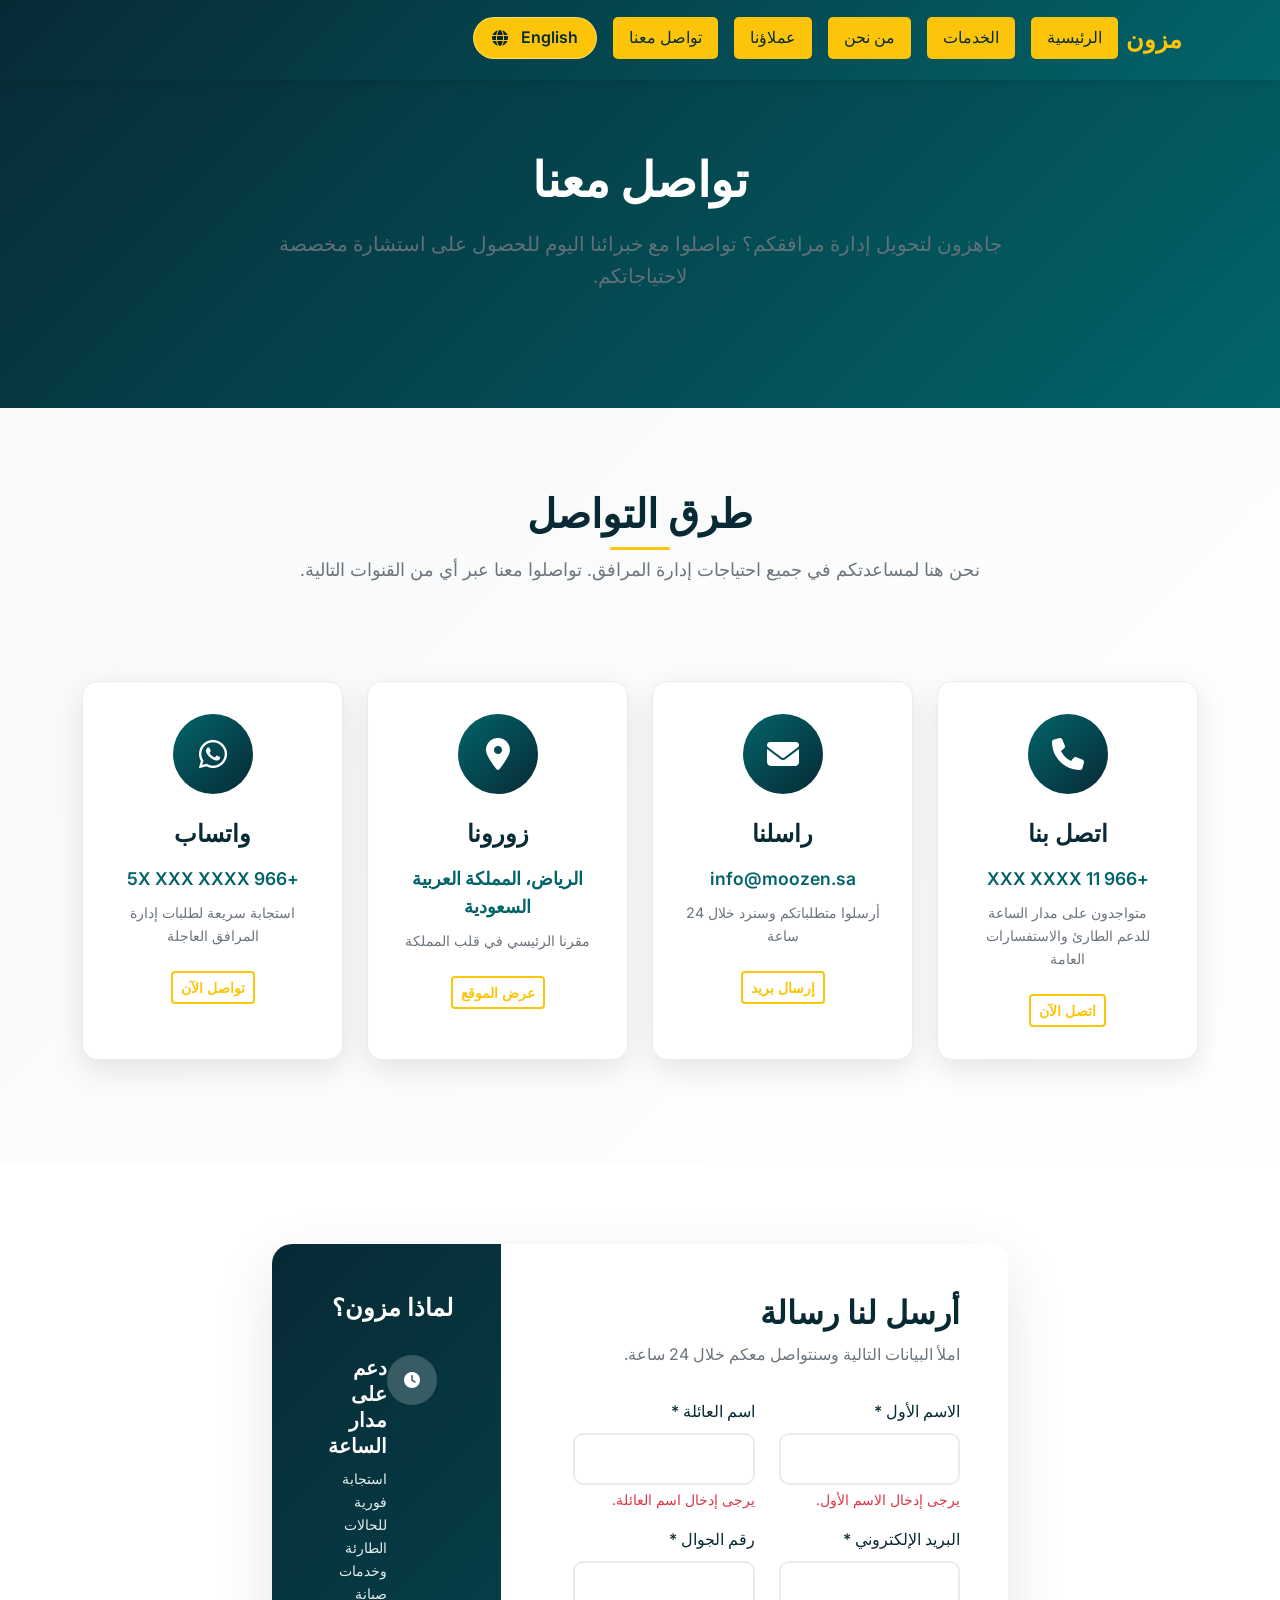
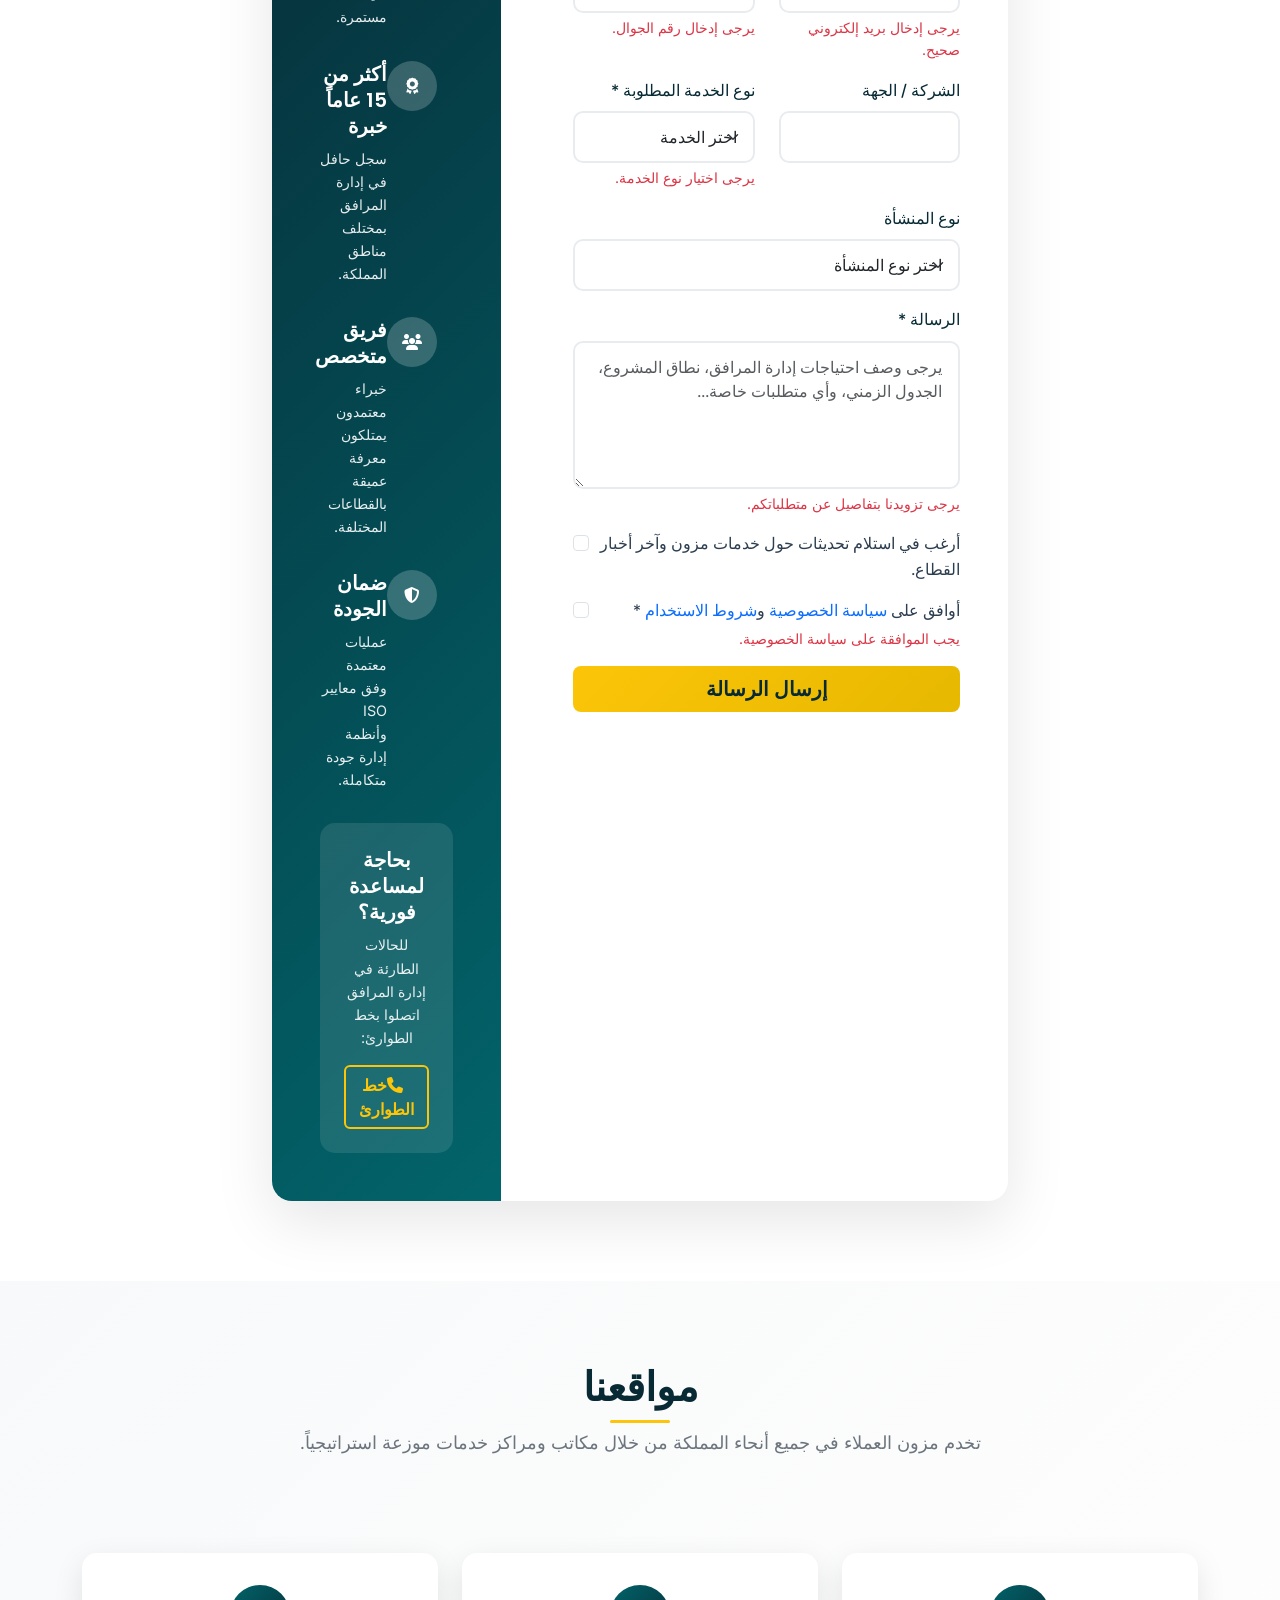
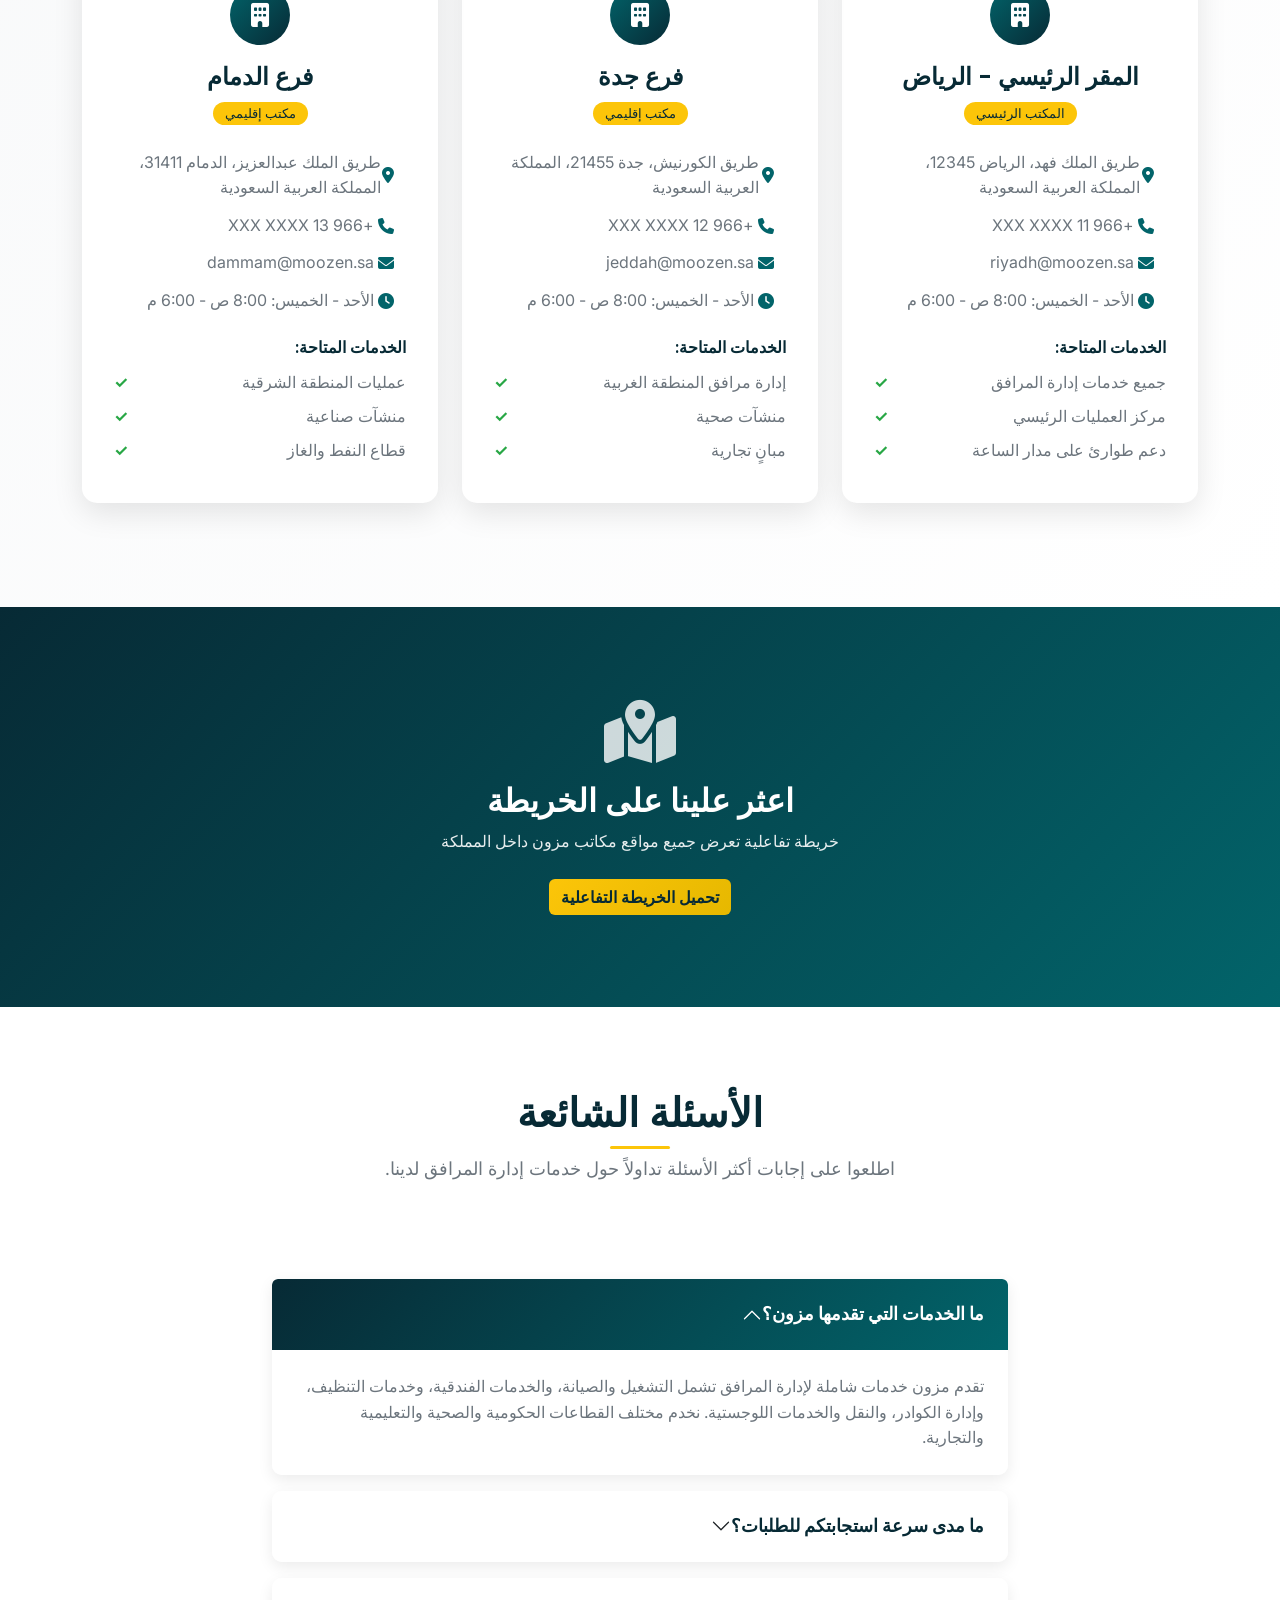
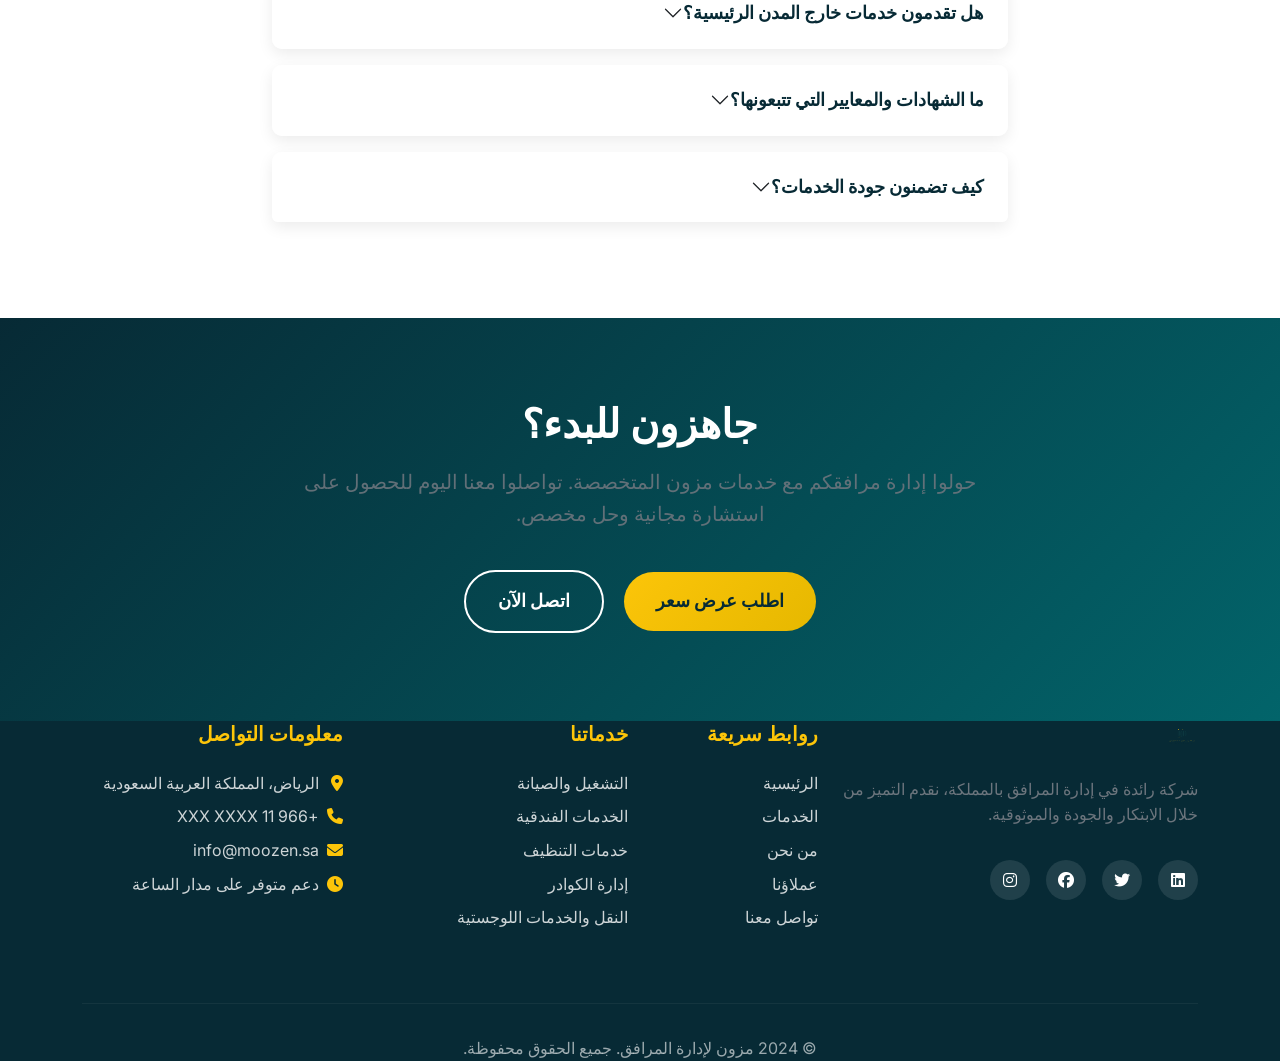
<file: contact-ar.html>
<!DOCTYPE html>
<html lang="ar" dir="rtl">
<head>
    <meta charset="UTF-8">
    <meta name="viewport" content="width=device-width, initial-scale=1.0">
    <title>تواصل معنا - مزون لإدارة المرافق</title>
    <meta name="description" content="تواصل مع مزون لجميع احتياجات إدارة المرافق في المملكة العربية السعودية. تواصل لطلب العروض والاستشارات والدعم.">

    <!-- Bootstrap 5 CSS -->
    <link href="https://cdn.jsdelivr.net/npm/bootstrap@5.3.0/dist/css/bootstrap.min.css" rel="stylesheet">

    <!-- Font Awesome -->
    <link rel="stylesheet" href="https://cdnjs.cloudflare.com/ajax/libs/font-awesome/6.4.0/css/all.min.css">

    <!-- Google Fonts -->
    <link href="https://fonts.googleapis.com/css2?family=Tajawal:wght@400;500;700&family=Poppins:wght@300;400;500;600;700&family=Inter:wght@300;400;500;600&display=swap" rel="stylesheet">

    <!-- Custom CSS -->
    <link rel="stylesheet" href="styles.css">
</head>
<body>
    <!-- Navigation -->
    <nav class="navbar navbar-expand-lg navbar-dark fixed-top">
        <div class="container">
            <a class="navbar-brand" href="index-ar.html">
                <span class="logo-text">مزون</span>
            </a>
            <button class="navbar-toggler" type="button" data-bs-toggle="collapse" data-bs-target="#navbarNav">
                <span class="navbar-toggler-icon"></span>
            </button>
            <div class="collapse navbar-collapse" id="navbarNav">
                <ul class="navbar-nav ms-auto">
                    <li class="nav-item">
                        <a class="nav-link" href="index-ar.html">الرئيسية</a>
                    </li>
                    <li class="nav-item">
                        <a class="nav-link" href="services-ar.html">الخدمات</a>
                    </li>
                    <li class="nav-item">
                        <a class="nav-link" href="about-ar.html">من نحن</a>
                    </li>
                    <li class="nav-item">
                        <a class="nav-link" href="clients-ar.html">عملاؤنا</a>
                    </li>
                    <li class="nav-item">
                        <a class="nav-link active" href="contact-ar.html">تواصل معنا</a>
                    </li>
                    <li class="nav-item language-toggle">
                        <a class="nav-link language-switch" data-language="en" href="contact.html">English<i class="fas fa-globe me-2"></i></a>
                    </li>
                </ul>
            </div>
        </div>
    </nav>

    <!-- Page Header -->
    <section class="page-header">
        <div class="container">
            <div class="row">
                <div class="col-lg-8 mx-auto text-center">
                    <h1 class="page-title">تواصل معنا</h1>
                    <p class="page-subtitle">جاهزون لتحويل إدارة مرافقكم؟ تواصلوا مع خبرائنا اليوم للحصول على استشارة مخصصة لاحتياجاتكم.</p>
                </div>
            </div>
        </div>
    </section>

    <!-- Contact Information -->
    <section class="contact-info-section">
        <div class="container">
            <div class="row">
                <div class="col-lg-8 mx-auto text-center mb-5">
                    <h2 class="section-title">طرق التواصل</h2>
                    <p class="section-subtitle">نحن هنا لمساعدتكم في جميع احتياجات إدارة المرافق. تواصلوا معنا عبر أي من القنوات التالية.</p>
                </div>
            </div>

            <div class="row">
                <!-- Phone Contact -->
                <div class="col-lg-3 col-md-6 mb-4">
                    <div class="contact-card">
                        <div class="contact-icon">
                            <i class="fas fa-phone"></i>
                        </div>
                        <h4>اتصل بنا</h4>
                        <p class="contact-detail">+966 11 XXX XXXX</p>
                        <p class="contact-description">متواجدون على مدار الساعة للدعم الطارئ والاستفسارات العامة</p>
                        <a href="tel:+966XXXXXXXX" class="btn btn-outline-primary btn-sm">اتصل الآن</a>
                    </div>
                </div>

                <!-- Email Contact -->
                <div class="col-lg-3 col-md-6 mb-4">
                    <div class="contact-card">
                        <div class="contact-icon">
                            <i class="fas fa-envelope"></i>
                        </div>
                        <h4>راسلنا</h4>
                        <p class="contact-detail">info@moozen.sa</p>
                        <p class="contact-description">أرسلوا متطلباتكم وسنرد خلال 24 ساعة</p>
                        <a href="mailto:info@moozen.sa" class="btn btn-outline-primary btn-sm">إرسال بريد</a>
                    </div>
                </div>

                <!-- Location -->
                <div class="col-lg-3 col-md-6 mb-4">
                    <div class="contact-card">
                        <div class="contact-icon">
                            <i class="fas fa-map-marker-alt"></i>
                        </div>
                        <h4>زورونا</h4>
                        <p class="contact-detail">الرياض، المملكة العربية السعودية</p>
                        <p class="contact-description">مقرنا الرئيسي في قلب المملكة</p>
                        <a href="#map" class="btn btn-outline-primary btn-sm">عرض الموقع</a>
                    </div>
                </div>

                <!-- WhatsApp -->
                <div class="col-lg-3 col-md-6 mb-4">
                    <div class="contact-card">
                        <div class="contact-icon">
                            <i class="fab fa-whatsapp"></i>
                        </div>
                        <h4>واتساب</h4>
                        <p class="contact-detail">+966 5X XXX XXXX</p>
                        <p class="contact-description">استجابة سريعة لطلبات إدارة المرافق العاجلة</p>
                        <a href="https://wa.me/966XXXXXXXXX" class="btn btn-outline-primary btn-sm" target="_blank">تواصل الآن</a>
                    </div>
                </div>
            </div>
        </div>
    </section>

    <!-- Contact Form Section -->
    <section class="contact-form-section">
        <div class="container">
            <div class="row">
                <div class="col-lg-8 mx-auto">
                    <div class="contact-form-wrapper">
                        <div class="row">
                            <!-- Contact Form -->
                            <div class="col-lg-8">
                                <div class="contact-form">
                                    <h3 class="form-title">أرسل لنا رسالة</h3>
                                    <p class="form-subtitle">املأ البيانات التالية وسنتواصل معكم خلال 24 ساعة.</p>

                                    <form id="contactForm" class="needs-validation" novalidate>
                                        <div class="row">
                                            <div class="col-md-6 mb-3">
                                                <label for="firstName" class="form-label">الاسم الأول *</label>
                                                <input type="text" class="form-control" id="firstName" name="firstName" required>
                                                <div class="invalid-feedback">
                                                    يرجى إدخال الاسم الأول.
                                                </div>
                                            </div>
                                            <div class="col-md-6 mb-3">
                                                <label for="lastName" class="form-label">اسم العائلة *</label>
                                                <input type="text" class="form-control" id="lastName" name="lastName" required>
                                                <div class="invalid-feedback">
                                                    يرجى إدخال اسم العائلة.
                                                </div>
                                            </div>
                                        </div>

                                        <div class="row">
                                            <div class="col-md-6 mb-3">
                                                <label for="email" class="form-label">البريد الإلكتروني *</label>
                                                <input type="email" class="form-control" id="email" name="email" required>
                                                <div class="invalid-feedback">
                                                    يرجى إدخال بريد إلكتروني صحيح.
                                                </div>
                                            </div>
                                            <div class="col-md-6 mb-3">
                                                <label for="phone" class="form-label">رقم الجوال *</label>
                                                <input type="tel" class="form-control" id="phone" name="phone" required>
                                                <div class="invalid-feedback">
                                                    يرجى إدخال رقم الجوال.
                                                </div>
                                            </div>
                                        </div>

                                        <div class="row">
                                            <div class="col-md-6 mb-3">
                                                <label for="company" class="form-label">الشركة / الجهة</label>
                                                <input type="text" class="form-control" id="company" name="company">
                                            </div>
                                            <div class="col-md-6 mb-3">
                                                <label for="serviceType" class="form-label">نوع الخدمة المطلوبة *</label>
                                                <select class="form-select" id="serviceType" name="serviceType" required>
                                                    <option value="">اختر الخدمة</option>
                                                    <option value="operations">التشغيل والصيانة</option>
                                                    <option value="hospitality">الخدمات الفندقية</option>
                                                    <option value="cleaning">خدمات التنظيف</option>
                                                    <option value="staff">إدارة الكوادر</option>
                                                    <option value="transportation">النقل والخدمات اللوجستية</option>
                                                    <option value="consultation">استشارة عامة</option>
                                                    <option value="other">أخرى</option>
                                                </select>
                                                <div class="invalid-feedback">
                                                    يرجى اختيار نوع الخدمة.
                                                </div>
                                            </div>
                                        </div>

                                        <div class="mb-3">
                                            <label for="facilityType" class="form-label">نوع المنشأة</label>
                                            <select class="form-select" id="facilityType" name="facilityType">
                                                <option value="">اختر نوع المنشأة</option>
                                                <option value="government">مبنى حكومي</option>
                                                <option value="corporate">مقر شركات</option>
                                                <option value="healthcare">منشأة صحية</option>
                                                <option value="education">مؤسسة تعليمية</option>
                                                <option value="retail">تجاري / تجزئة</option>
                                                <option value="industrial">منشأة صناعية</option>
                                                <option value="residential">مجمع سكني</option>
                                                <option value="other">أخرى</option>
                                            </select>
                                        </div>

                                        <div class="mb-3">
                                            <label for="message" class="form-label">الرسالة *</label>
                                            <textarea class="form-control" id="message" name="message" rows="5" placeholder="يرجى وصف احتياجات إدارة المرافق، نطاق المشروع، الجدول الزمني، وأي متطلبات خاصة..." required></textarea>
                                            <div class="invalid-feedback">
                                                يرجى تزويدنا بتفاصيل عن متطلباتكم.
                                            </div>
                                        </div>

                                        <div class="mb-3">
                                            <div class="form-check">
                                                <input class="form-check-input" type="checkbox" id="newsletter" name="newsletter">
                                                <label class="form-check-label" for="newsletter">
                                                    أرغب في استلام تحديثات حول خدمات مزون وآخر أخبار القطاع.
                                                </label>
                                            </div>
                                        </div>

                                        <div class="mb-3">
                                            <div class="form-check">
                                                <input class="form-check-input" type="checkbox" id="privacy" name="privacy" required>
                                                <label class="form-check-label" for="privacy">
                                                    أوافق على <a href="#" class="text-decoration-none">سياسة الخصوصية</a> و<a href="#" class="text-decoration-none">شروط الاستخدام</a> *
                                                </label>
                                                <div class="invalid-feedback">
                                                    يجب الموافقة على سياسة الخصوصية.
                                                </div>
                                            </div>
                                        </div>

                                        <button type="submit" class="btn btn-primary btn-lg w-100">
                                            <span class="btn-text">إرسال الرسالة</span>
                                            <span class="btn-loading d-none">
                                                <span class="loading"></span> جارٍ الإرسال...
                                            </span>
                                        </button>
                                    </form>

                                    <!-- Success Message -->
                                    <div id="successMessage" class="alert alert-success mt-3 d-none">
                                        <i class="fas fa-check-circle me-2"></i>
                                        شكراً لتواصلكم! سنقوم بالرد خلال 24 ساعة.
                                    </div>

                                    <!-- Error Message -->
                                    <div id="errorMessage" class="alert alert-danger mt-3 d-none">
                                        <i class="fas fa-exclamation-triangle me-2"></i>
                                        حدث خطأ أثناء إرسال الرسالة. يرجى المحاولة مجدداً أو التواصل معنا مباشرة.
                                    </div>
                                </div>
                            </div>

                            <!-- Contact Information Sidebar -->
                            <div class="col-lg-4">
                                <div class="contact-sidebar">
                                    <h4>لماذا مزون؟</h4>

                                    <div class="sidebar-item">
                                        <div class="sidebar-icon">
                                            <i class="fas fa-clock"></i>
                                        </div>
                                        <div class="sidebar-content">
                                            <h5>دعم على مدار الساعة</h5>
                                            <p>استجابة فورية للحالات الطارئة وخدمات صيانة مستمرة.</p>
                                        </div>
                                    </div>

                                    <div class="sidebar-item">
                                        <div class="sidebar-icon">
                                            <i class="fas fa-award"></i>
                                        </div>
                                        <div class="sidebar-content">
                                            <h5>أكثر من 15 عاماً خبرة</h5>
                                            <p>سجل حافل في إدارة المرافق بمختلف مناطق المملكة.</p>
                                        </div>
                                    </div>

                                    <div class="sidebar-item">
                                        <div class="sidebar-icon">
                                            <i class="fas fa-users"></i>
                                        </div>
                                        <div class="sidebar-content">
                                            <h5>فريق متخصص</h5>
                                            <p>خبراء معتمدون يمتلكون معرفة عميقة بالقطاعات المختلفة.</p>
                                        </div>
                                    </div>

                                    <div class="sidebar-item">
                                        <div class="sidebar-icon">
                                            <i class="fas fa-shield-alt"></i>
                                        </div>
                                        <div class="sidebar-content">
                                            <h5>ضمان الجودة</h5>
                                            <p>عمليات معتمدة وفق معايير ISO وأنظمة إدارة جودة متكاملة.</p>
                                        </div>
                                    </div>

                                    <div class="contact-cta">
                                        <h5>بحاجة لمساعدة فورية؟</h5>
                                        <p>للحالات الطارئة في إدارة المرافق اتصلوا بخط الطوارئ:</p>
                                        <a href="tel:+966XXXXXXXX" class="btn btn-outline-primary w-100">
                                            <i class="fas fa-phone me-2"></i>خط الطوارئ
                                        </a>
                                    </div>
                                </div>
                            </div>
                        </div>
                    </div>
                </div>
            </div>
        </div>
    </section>

    <!-- Office Locations -->
    <section class="office-locations">
        <div class="container">
            <div class="row">
                <div class="col-lg-8 mx-auto text-center mb-5">
                    <h2 class="section-title">مواقعنا</h2>
                    <p class="section-subtitle">تخدم مزون العملاء في جميع أنحاء المملكة من خلال مكاتب ومراكز خدمات موزعة استراتيجياً.</p>
                </div>
            </div>

            <div class="row">
                <!-- Riyadh Office -->
                <div class="col-lg-4 col-md-6 mb-4">
                    <div class="location-card">
                        <div class="location-header">
                            <div class="location-icon">
                                <i class="fas fa-building"></i>
                            </div>
                            <h4>المقر الرئيسي - الرياض</h4>
                            <span class="location-badge">المكتب الرئيسي</span>
                        </div>
                        <div class="location-details">
                            <div class="detail-item">
                                <i class="fas fa-map-marker-alt"></i>
                                <span>طريق الملك فهد، الرياض 12345، المملكة العربية السعودية</span>
                            </div>
                            <div class="detail-item">
                                <i class="fas fa-phone"></i>
                                <span>+966 11 XXX XXXX</span>
                            </div>
                            <div class="detail-item">
                                <i class="fas fa-envelope"></i>
                                <span>riyadh@moozen.sa</span>
                            </div>
                            <div class="detail-item">
                                <i class="fas fa-clock"></i>
                                <span>الأحد - الخميس: 8:00 ص - 6:00 م</span>
                            </div>
                        </div>
                        <div class="location-services">
                            <h6>الخدمات المتاحة:</h6>
                            <ul>
                                <li>جميع خدمات إدارة المرافق</li>
                                <li>مركز العمليات الرئيسي</li>
                                <li>دعم طوارئ على مدار الساعة</li>
                            </ul>
                        </div>
                    </div>
                </div>

                <!-- Jeddah Office -->
                <div class="col-lg-4 col-md-6 mb-4">
                    <div class="location-card">
                        <div class="location-header">
                            <div class="location-icon">
                                <i class="fas fa-building"></i>
                            </div>
                            <h4>فرع جدة</h4>
                            <span class="location-badge">مكتب إقليمي</span>
                        </div>
                        <div class="location-details">
                            <div class="detail-item">
                                <i class="fas fa-map-marker-alt"></i>
                                <span>طريق الكورنيش، جدة 21455، المملكة العربية السعودية</span>
                            </div>
                            <div class="detail-item">
                                <i class="fas fa-phone"></i>
                                <span>+966 12 XXX XXXX</span>
                            </div>
                            <div class="detail-item">
                                <i class="fas fa-envelope"></i>
                                <span>jeddah@moozen.sa</span>
                            </div>
                            <div class="detail-item">
                                <i class="fas fa-clock"></i>
                                <span>الأحد - الخميس: 8:00 ص - 6:00 م</span>
                            </div>
                        </div>
                        <div class="location-services">
                            <h6>الخدمات المتاحة:</h6>
                            <ul>
                                <li>إدارة مرافق المنطقة الغربية</li>
                                <li>منشآت صحية</li>
                                <li>مبانٍ تجارية</li>
                            </ul>
                        </div>
                    </div>
                </div>

                <!-- Dammam Office -->
                <div class="col-lg-4 col-md-6 mb-4">
                    <div class="location-card">
                        <div class="location-header">
                            <div class="location-icon">
                                <i class="fas fa-building"></i>
                            </div>
                            <h4>فرع الدمام</h4>
                            <span class="location-badge">مكتب إقليمي</span>
                        </div>
                        <div class="location-details">
                            <div class="detail-item">
                                <i class="fas fa-map-marker-alt"></i>
                                <span>طريق الملك عبدالعزيز، الدمام 31411، المملكة العربية السعودية</span>
                            </div>
                            <div class="detail-item">
                                <i class="fas fa-phone"></i>
                                <span>+966 13 XXX XXXX</span>
                            </div>
                            <div class="detail-item">
                                <i class="fas fa-envelope"></i>
                                <span>dammam@moozen.sa</span>
                            </div>
                            <div class="detail-item">
                                <i class="fas fa-clock"></i>
                                <span>الأحد - الخميس: 8:00 ص - 6:00 م</span>
                            </div>
                        </div>
                        <div class="location-services">
                            <h6>الخدمات المتاحة:</h6>
                            <ul>
                                <li>عمليات المنطقة الشرقية</li>
                                <li>منشآت صناعية</li>
                                <li>قطاع النفط والغاز</li>
                            </ul>
                        </div>
                    </div>
                </div>
            </div>
        </div>
    </section>

    <!-- Map Section -->
    <section class="map-section" id="map">
        <div class="container-fluid p-0">
            <div class="map-wrapper">
                <div class="map-placeholder">
                    <div class="map-content">
                        <i class="fas fa-map-marked-alt"></i>
                        <h3>اعثر علينا على الخريطة</h3>
                        <p>خريطة تفاعلية تعرض جميع مواقع مكاتب مزون داخل المملكة</p>
                        <button class="btn btn-primary" onclick="loadMap()">تحميل الخريطة التفاعلية</button>
                    </div>
                </div>
            </div>
        </div>
    </section>

    <!-- FAQ Section -->
    <section class="faq-section">
        <div class="container">
            <div class="row">
                <div class="col-lg-8 mx-auto text-center mb-5">
                    <h2 class="section-title">الأسئلة الشائعة</h2>
                    <p class="section-subtitle">اطلعوا على إجابات أكثر الأسئلة تداولاً حول خدمات إدارة المرافق لدينا.</p>
                </div>
            </div>

            <div class="row">
                <div class="col-lg-8 mx-auto">
                    <div class="accordion" id="faqAccordion">
                        <!-- FAQ 1 -->
                        <div class="accordion-item">
                            <h2 class="accordion-header" id="faq1">
                                <button class="accordion-button" type="button" data-bs-toggle="collapse" data-bs-target="#collapse1">
                                    ما الخدمات التي تقدمها مزون؟
                                </button>
                            </h2>
                            <div id="collapse1" class="accordion-collapse collapse show" data-bs-parent="#faqAccordion">
                                <div class="accordion-body">
                                    تقدم مزون خدمات شاملة لإدارة المرافق تشمل التشغيل والصيانة، والخدمات الفندقية، وخدمات التنظيف، وإدارة الكوادر، والنقل والخدمات اللوجستية. نخدم مختلف القطاعات الحكومية والصحية والتعليمية والتجارية.
                                </div>
                            </div>
                        </div>

                        <!-- FAQ 2 -->
                        <div class="accordion-item">
                            <h2 class="accordion-header" id="faq2">
                                <button class="accordion-button collapsed" type="button" data-bs-toggle="collapse" data-bs-target="#collapse2">
                                    ما مدى سرعة استجابتكم للطلبات؟
                                </button>
                            </h2>
                            <div id="collapse2" class="accordion-collapse collapse" data-bs-parent="#faqAccordion">
                                <div class="accordion-body">
                                    نوفر دعماً طارئاً على مدار الساعة مع أوقات استجابة تتراوح بين ساعتين وأربع ساعات للحالات العاجلة. أما الطلبات الدورية فنستجيب لها خلال 24 ساعة ونحدد المواعيد وفق الأولوية واحتياجات العميل.
                                </div>
                            </div>
                        </div>

                        <!-- FAQ 3 -->
                        <div class="accordion-item">
                            <h2 class="accordion-header" id="faq3">
                                <button class="accordion-button collapsed" type="button" data-bs-toggle="collapse" data-bs-target="#collapse3">
                                    هل تقدمون خدمات خارج المدن الرئيسية؟
                                </button>
                            </h2>
                            <div id="collapse3" class="accordion-collapse collapse" data-bs-parent="#faqAccordion">
                                <div class="accordion-body">
                                    نعم، على الرغم من تمركز مكاتبنا الرئيسية في الرياض وجدة والدمام، إلا أننا نخدم العملاء في جميع أنحاء المملكة من خلال فرق ميدانية وشراكات تمكننا من الوصول إلى المدن الصغيرة والمناطق البعيدة.
                                </div>
                            </div>
                        </div>

                        <!-- FAQ 4 -->
                        <div class="accordion-item">
                            <h2 class="accordion-header" id="faq4">
                                <button class="accordion-button collapsed" type="button" data-bs-toggle="collapse" data-bs-target="#collapse4">
                                    ما الشهادات والمعايير التي تتبعونها؟
                                </button>
                            </h2>
                            <div id="collapse4" class="accordion-collapse collapse" data-bs-parent="#faqAccordion">
                                <div class="accordion-body">
                                    مزون حاصلة على شهادة ISO 9001:2015 لإدارة الجودة، وISO 14001:2015 للإدارة البيئية، وISO 45001:2018 للسلامة والصحة المهنية، ونلتزم بجميع المعايير والأنظمة السعودية في خدماتنا.
                                </div>
                            </div>
                        </div>

                        <!-- FAQ 5 -->
                        <div class="accordion-item">
                            <h2 class="accordion-header" id="faq5">
                                <button class="accordion-button collapsed" type="button" data-bs-toggle="collapse" data-bs-target="#collapse5">
                                    كيف تضمنون جودة الخدمات؟
                                </button>
                            </h2>
                            <div id="collapse5" class="accordion-collapse collapse" data-bs-parent="#faqAccordion">
                                <div class="accordion-body">
                                    نعتمد إجراءات صارمة لمراقبة الجودة تشمل جولات تفتيش دورية، ونظاماً للتغذية الراجعة من العملاء، ومؤشرات أداء واضحة، وتدريباً مستمراً للكوادر. كما يقوم فريق ضمان الجودة بإجراء تدقيقات شهرية وإعداد تقارير تفصيلية لكل عميل.
                                </div>
                            </div>
                        </div>
                    </div>
                </div>
            </div>
        </div>
    </section>

    <!-- Call to Action -->
    <section class="cta-section">
        <div class="container">
            <div class="row">
                <div class="col-lg-8 mx-auto text-center">
                    <h2 class="cta-title">جاهزون للبدء؟</h2>
                    <p class="cta-subtitle">حولوا إدارة مرافقكم مع خدمات مزون المتخصصة. تواصلوا معنا اليوم للحصول على استشارة مجانية وحل مخصص.</p>
                    <div class="cta-buttons">
                        <a href="#contactForm" class="btn btn-primary btn-lg">اطلب عرض سعر</a>
                        <a href="tel:+966XXXXXXXX" class="btn btn-outline-light btn-lg">اتصل الآن</a>
                    </div>
                </div>
            </div>
        </div>
    </section>

    <!-- Footer -->
    <footer class="footer">
        <div class="container">
            <div class="row">
                <div class="col-lg-4 mb-4">
                    <div class="footer-brand">
                        <img src="logo mozoon.svg" alt="شعار مزون" class="footer-logo">
                        <p>شركة رائدة في إدارة المرافق بالمملكة، نقدم التميز من خلال الابتكار والجودة والموثوقية.</p>
                    </div>
                    <div class="social-links">
                        <a href="#" class="social-link"><i class="fab fa-linkedin"></i></a>
                        <a href="#" class="social-link"><i class="fab fa-twitter"></i></a>
                        <a href="#" class="social-link"><i class="fab fa-facebook"></i></a>
                        <a href="#" class="social-link"><i class="fab fa-instagram"></i></a>
                    </div>
                </div>
                <div class="col-lg-2 col-md-6 mb-4">
                    <h5 class="footer-title">روابط سريعة</h5>
                    <ul class="footer-links">
                        <li><a href="index-ar.html">الرئيسية</a></li>
                        <li><a href="services-ar.html">الخدمات</a></li>
                        <li><a href="about-ar.html">من نحن</a></li>
                        <li><a href="clients-ar.html">عملاؤنا</a></li>
                        <li><a href="contact-ar.html">تواصل معنا</a></li>
                    </ul>
                </div>
                <div class="col-lg-3 col-md-6 mb-4">
                    <h5 class="footer-title">خدماتنا</h5>
                    <ul class="footer-links">
                        <li><a href="services-ar.html#operation">التشغيل والصيانة</a></li>
                        <li><a href="services-ar.html#hospitality">الخدمات الفندقية</a></li>
                        <li><a href="services-ar.html#cleaning">خدمات التنظيف</a></li>
                        <li><a href="services-ar.html#staff">إدارة الكوادر</a></li>
                        <li><a href="services-ar.html#logistics">النقل والخدمات اللوجستية</a></li>
                    </ul>
                </div>
                <div class="col-lg-3 mb-4">
                    <h5 class="footer-title">معلومات التواصل</h5>
                    <div class="contact-info">
                        <p><i class="fas fa-map-marker-alt"></i> الرياض، المملكة العربية السعودية</p>
                        <p><i class="fas fa-phone"></i> +966 11 XXX XXXX</p>
                        <p><i class="fas fa-envelope"></i> info@moozen.sa</p>
                        <p><i class="fas fa-clock"></i> دعم متوفر على مدار الساعة</p>
                    </div>
                </div>
            </div>
            <hr class="footer-divider">
            <div class="row">
                <div class="col-12 text-center">
                    <p class="footer-copyright">&copy; 2024 مزون لإدارة المرافق. جميع الحقوق محفوظة.</p>
                </div>
            </div>
        </div>
    </footer>

    <!-- Bootstrap 5 JS -->
    <script src="https://cdn.jsdelivr.net/npm/bootstrap@5.3.0/dist/js/bootstrap.bundle.min.js"></script>

    <!-- Custom JavaScript -->
    <script src="script.js"></script>
</body>
</html>
</file>
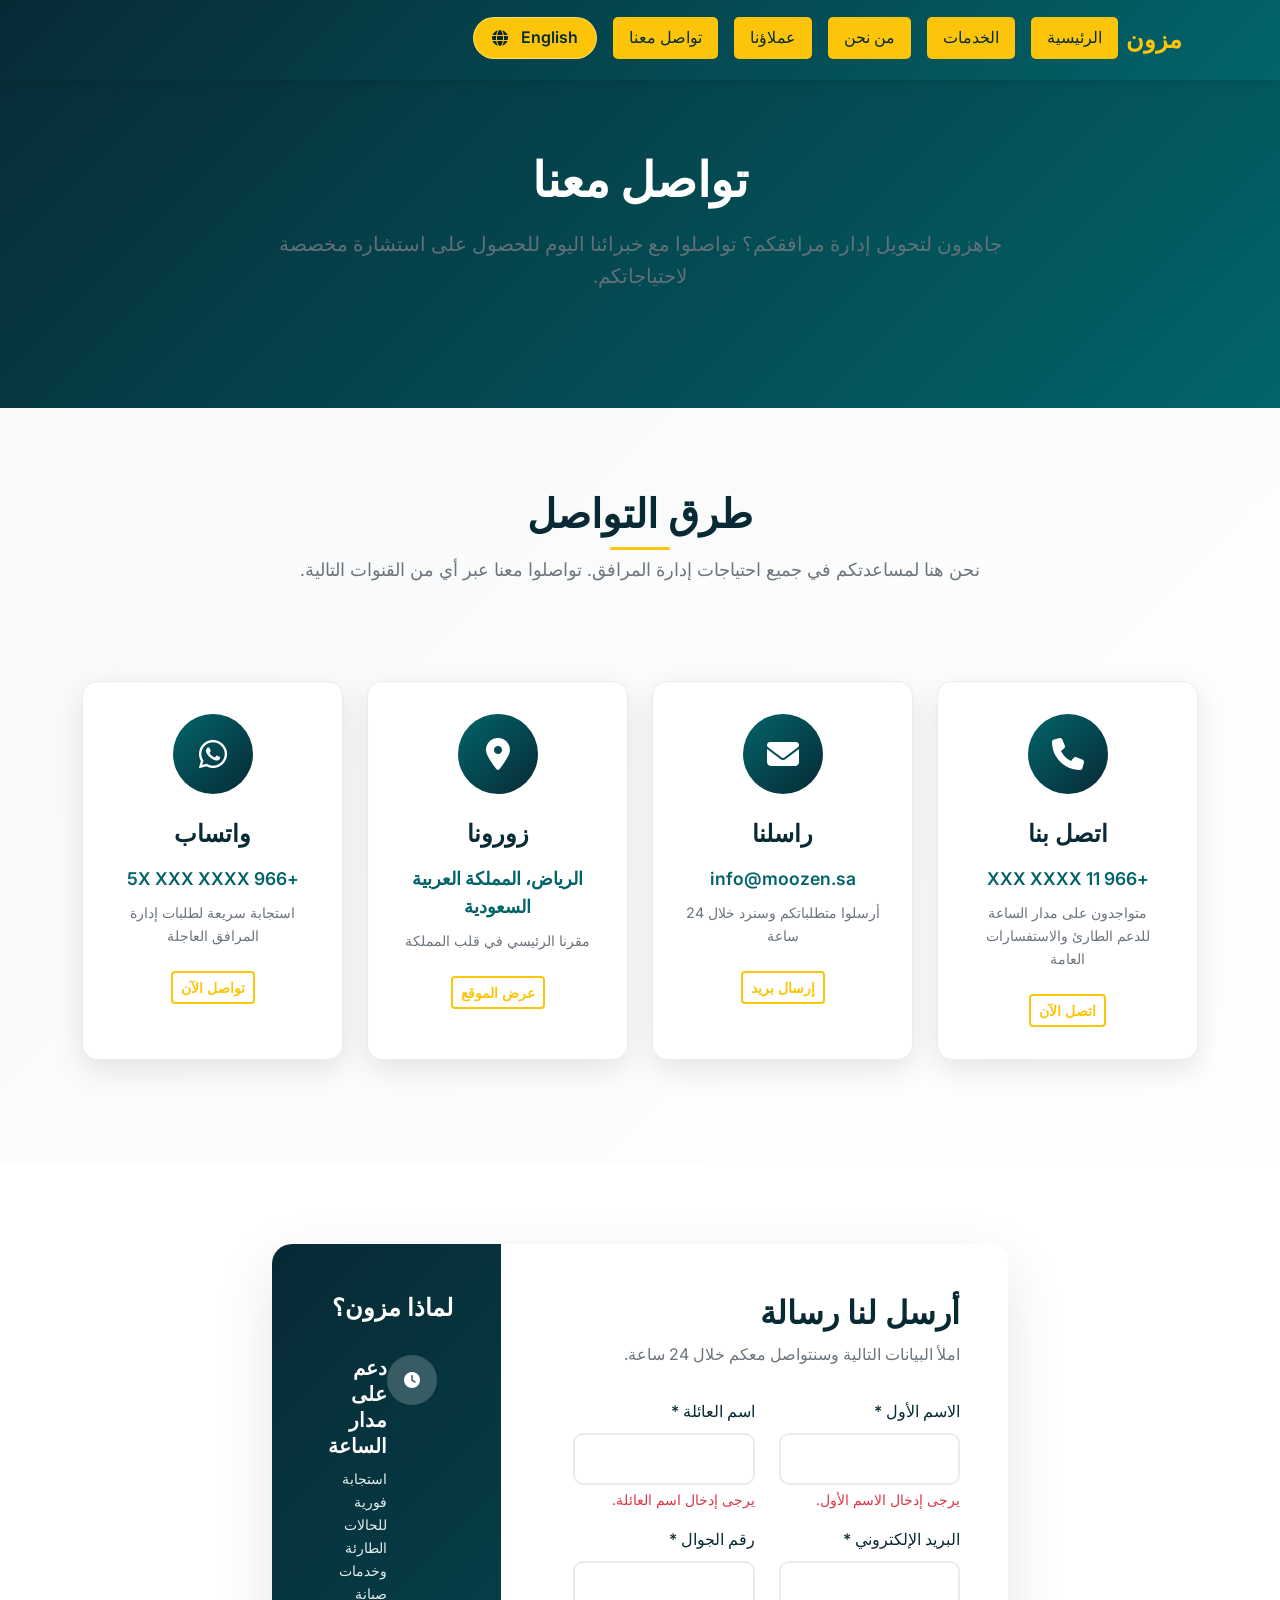
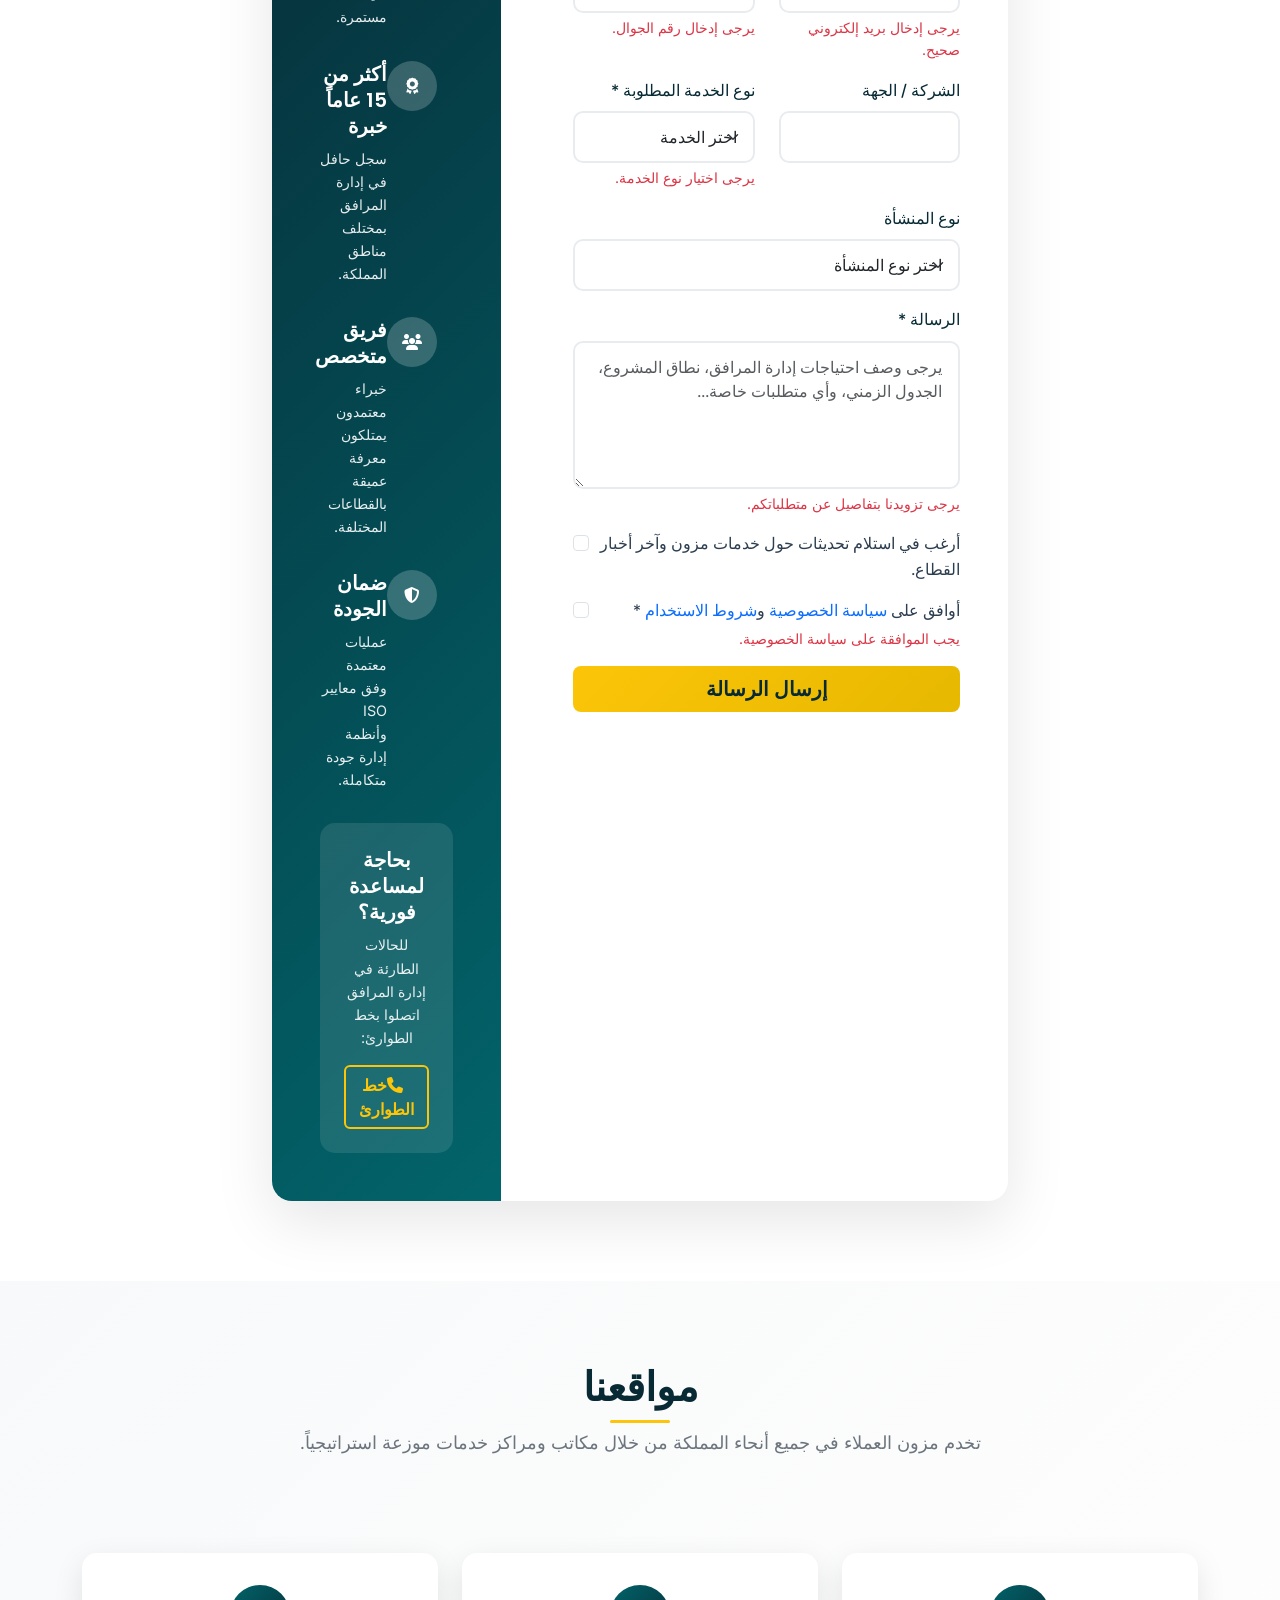
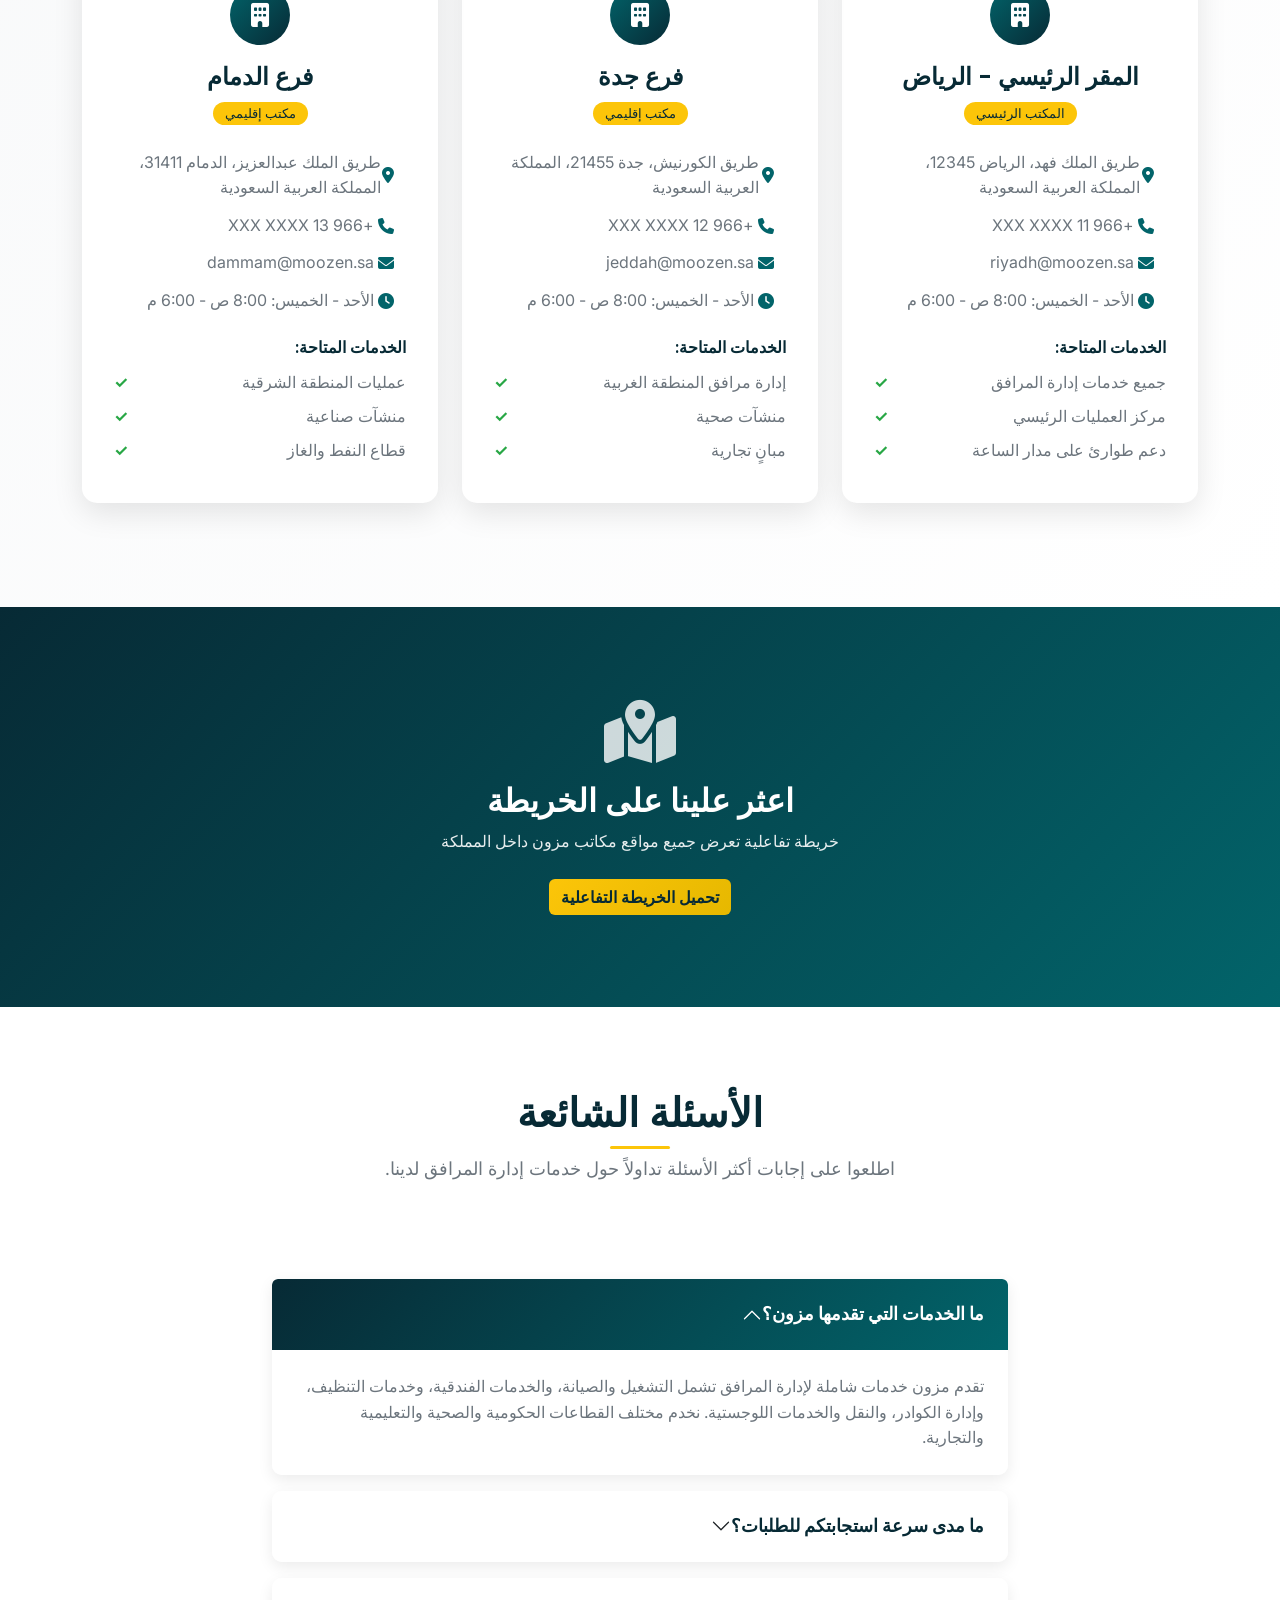
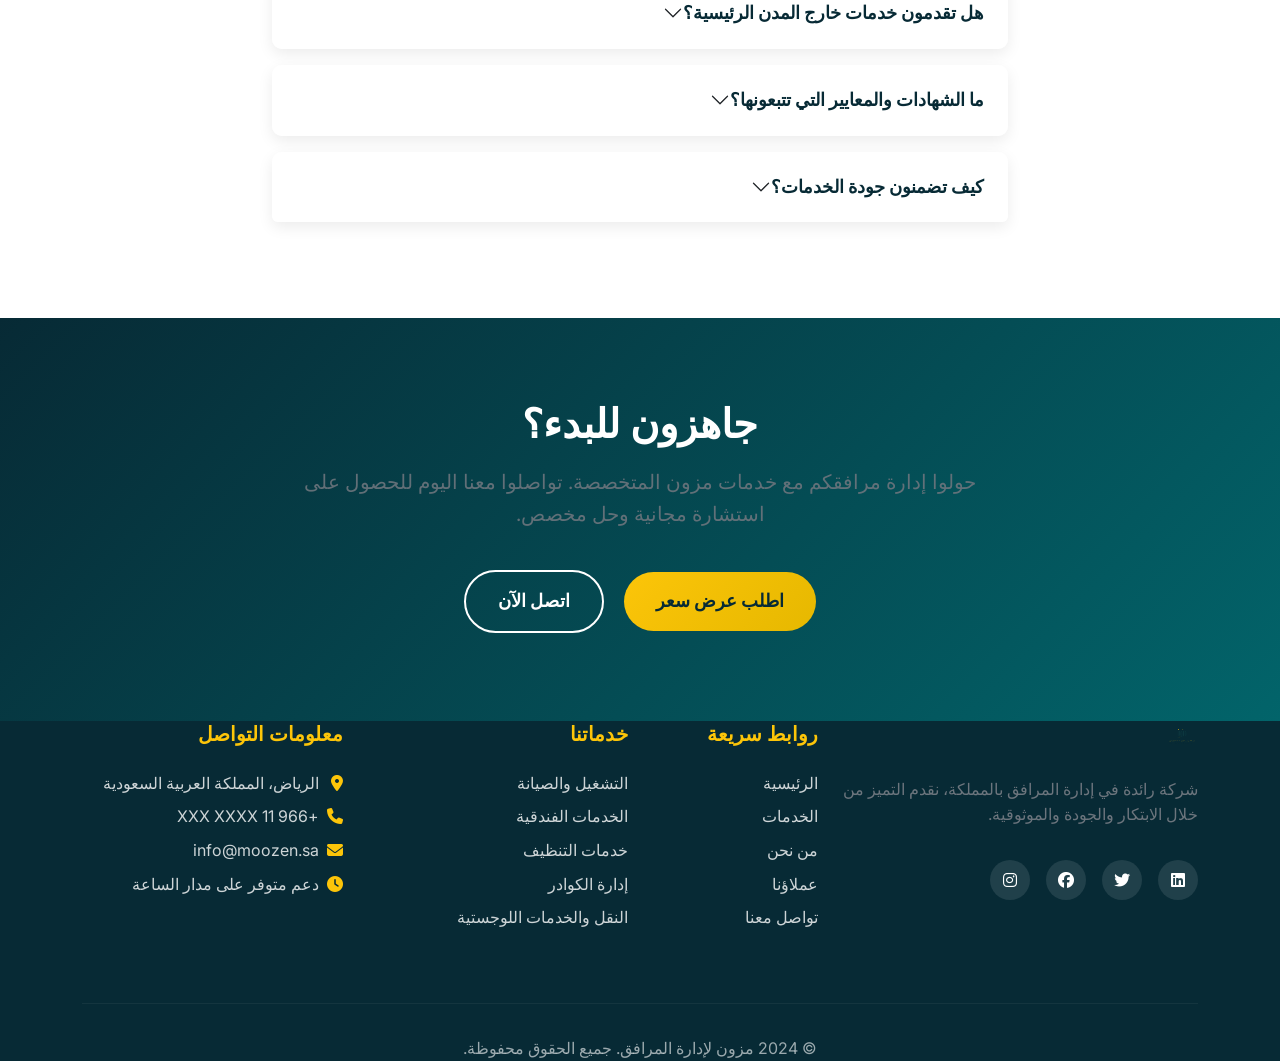
<file: contact.html>
<!DOCTYPE html>
<html lang="ar">
<head>
    <meta charset="UTF-8">
    <meta name="viewport" content="width=device-width, initial-scale=1.0">
    <title>Contact Us - MOOZEN Facilities Management</title>
    <meta name="description" content="Get in touch with MOOZEN for all your facilities management needs in Saudi Arabia. Contact us for quotes, consultations, and support.">
    
    <!-- Bootstrap 5 CSS -->
    <link href="https://cdn.jsdelivr.net/npm/bootstrap@5.3.0/dist/css/bootstrap.min.css" rel="stylesheet">
    
    <!-- Font Awesome -->
    <link rel="stylesheet" href="https://cdnjs.cloudflare.com/ajax/libs/font-awesome/6.4.0/css/all.min.css">
    
    <!-- Google Fonts -->
    <link href="https://fonts.googleapis.com/css2?family=Poppins:wght@300;400;500;600;700&family=Inter:wght@300;400;500;600&display=swap" rel="stylesheet">
    
    <!-- Custom CSS -->
    <link rel="stylesheet" href="styles.css">
</head>
<body>
    <!-- Navigation -->
    <nav class="navbar navbar-expand-lg navbar-dark fixed-top">
        <div class="container">
            <a class="navbar-brand" href="index.html">
                <span class="logo-text">Mozoon</span>
            </a>
            <button class="navbar-toggler" type="button" data-bs-toggle="collapse" data-bs-target="#navbarNav">
                <span class="navbar-toggler-icon"></span>
            </button>
            <div class="collapse navbar-collapse" id="navbarNav">
                <ul class="navbar-nav ms-auto">
                    <li class="nav-item">
                        <a class="nav-link" href="index.html">Home</a>
                    </li>
                    <li class="nav-item">
                        <a class="nav-link" href="services.html">Services</a>
                    </li>
                    <li class="nav-item">
                        <a class="nav-link" href="about.html">About Us</a>
                    </li>
                    <li class="nav-item">
                        <a class="nav-link" href="clients.html">Clients</a>
                    </li>
                    <li class="nav-item">
                        <a class="nav-link active" href="contact.html">Contact</a>
                    </li>
                    <li class="nav-item language-toggle">
                        <a class="nav-link language-switch" data-language="ar" href="contact-ar.html"><i class="fas fa-globe me-2"></i>العربية</a>
                    </li>
                </ul>
            </div>
        </div>
    </nav>

    <!-- Page Header -->
    <section class="page-header">
        <div class="container">
            <div class="row">
                <div class="col-lg-8 mx-auto text-center">
                    <h1 class="page-title">Contact Us</h1>
                    <p class="page-subtitle">Ready to transform your facility management? Get in touch with our experts today for a consultation tailored to your needs.</p>
                </div>
            </div>
        </div>
    </section>

    <!-- Contact Information -->
    <section class="contact-info-section">
        <div class="container">
            <div class="row">
                <div class="col-lg-8 mx-auto text-center mb-5">
                    <h2 class="section-title">Get In Touch</h2>
                    <p class="section-subtitle">We're here to help you with all your facilities management needs. Reach out to us through any of the following channels.</p>
                </div>
            </div>
            
            <div class="row">
                <!-- Phone Contact -->
                <div class="col-lg-3 col-md-6 mb-4">
                    <div class="contact-card">
                        <div class="contact-icon">
                            <i class="fas fa-phone"></i>
                        </div>
                        <h4>Call Us</h4>
                        <p class="contact-detail">+966 11 XXX XXXX</p>
                        <p class="contact-description">Available 24/7 for emergency support and general inquiries</p>
                        <a href="tel:+966XXXXXXXX" class="btn btn-outline-primary btn-sm">Call Now</a>
                    </div>
                </div>

                <!-- Email Contact -->
                <div class="col-lg-3 col-md-6 mb-4">
                    <div class="contact-card">
                        <div class="contact-icon">
                            <i class="fas fa-envelope"></i>
                        </div>
                        <h4>Email Us</h4>
                        <p class="contact-detail">info@moozen.sa</p>
                        <p class="contact-description">Send us your requirements and we'll respond within 24 hours</p>
                        <a href="mailto:info@moozen.sa" class="btn btn-outline-primary btn-sm">Send Email</a>
                    </div>
                </div>

                <!-- Location -->
                <div class="col-lg-3 col-md-6 mb-4">
                    <div class="contact-card">
                        <div class="contact-icon">
                            <i class="fas fa-map-marker-alt"></i>
                        </div>
                        <h4>Visit Us</h4>
                        <p class="contact-detail">Riyadh, Saudi Arabia</p>
                        <p class="contact-description">Our headquarters in the heart of the Kingdom</p>
                        <a href="#map" class="btn btn-outline-primary btn-sm">View Map</a>
                    </div>
                </div>

                <!-- WhatsApp -->
                <div class="col-lg-3 col-md-6 mb-4">
                    <div class="contact-card">
                        <div class="contact-icon">
                            <i class="fab fa-whatsapp"></i>
                        </div>
                        <h4>WhatsApp</h4>
                        <p class="contact-detail">+966 5X XXX XXXX</p>
                        <p class="contact-description">Quick responses for urgent facility management needs</p>
                        <a href="https://wa.me/966XXXXXXXXX" class="btn btn-outline-primary btn-sm" target="_blank">Chat Now</a>
                    </div>
                </div>
            </div>
        </div>
    </section>

    <!-- Contact Form Section -->
    <section class="contact-form-section">
        <div class="container">
            <div class="row">
                <div class="col-lg-8 mx-auto">
                    <div class="contact-form-wrapper">
                        <div class="row">
                            <!-- Contact Form -->
                            <div class="col-lg-8">
                                <div class="contact-form">
                                    <h3 class="form-title">Send Us a Message</h3>
                                    <p class="form-subtitle">Fill out the form below and our team will get back to you within 24 hours.</p>
                                    
                                    <form id="contactForm" class="needs-validation" novalidate>
                                        <div class="row">
                                            <div class="col-md-6 mb-3">
                                                <label for="firstName" class="form-label">First Name *</label>
                                                <input type="text" class="form-control" id="firstName" name="firstName" required>
                                                <div class="invalid-feedback">
                                                    Please provide your first name.
                                                </div>
                                            </div>
                                            <div class="col-md-6 mb-3">
                                                <label for="lastName" class="form-label">Last Name *</label>
                                                <input type="text" class="form-control" id="lastName" name="lastName" required>
                                                <div class="invalid-feedback">
                                                    Please provide your last name.
                                                </div>
                                            </div>
                                        </div>
                                        
                                        <div class="row">
                                            <div class="col-md-6 mb-3">
                                                <label for="email" class="form-label">Email Address *</label>
                                                <input type="email" class="form-control" id="email" name="email" required>
                                                <div class="invalid-feedback">
                                                    Please provide a valid email address.
                                                </div>
                                            </div>
                                            <div class="col-md-6 mb-3">
                                                <label for="phone" class="form-label">Phone Number *</label>
                                                <input type="tel" class="form-control" id="phone" name="phone" required>
                                                <div class="invalid-feedback">
                                                    Please provide your phone number.
                                                </div>
                                            </div>
                                        </div>
                                        
                                        <div class="row">
                                            <div class="col-md-6 mb-3">
                                                <label for="company" class="form-label">Company/Organization</label>
                                                <input type="text" class="form-control" id="company" name="company">
                                            </div>
                                            <div class="col-md-6 mb-3">
                                                <label for="serviceType" class="form-label">Service Interest *</label>
                                                <select class="form-select" id="serviceType" name="serviceType" required>
                                                    <option value="">Select a service</option>
                                                    <option value="operations">Operation & Maintenance</option>
                                                    <option value="hospitality">Hospitality Services</option>
                                                    <option value="cleaning">Cleaning Services</option>
                                                    <option value="staff">Staff Management</option>
                                                    <option value="transportation">Transportation & Logistics</option>
                                                    <option value="consultation">General Consultation</option>
                                                    <option value="other">Other</option>
                                                </select>
                                                <div class="invalid-feedback">
                                                    Please select a service type.
                                                </div>
                                            </div>
                                        </div>
                                        
                                        <div class="mb-3">
                                            <label for="facilityType" class="form-label">Facility Type</label>
                                            <select class="form-select" id="facilityType" name="facilityType">
                                                <option value="">Select facility type</option>
                                                <option value="government">Government Building</option>
                                                <option value="corporate">Corporate Office</option>
                                                <option value="healthcare">Healthcare Facility</option>
                                                <option value="education">Educational Institution</option>
                                                <option value="retail">Retail/Commercial</option>
                                                <option value="industrial">Industrial Facility</option>
                                                <option value="residential">Residential Complex</option>
                                                <option value="other">Other</option>
                                            </select>
                                        </div>
                                        
                                        <div class="mb-3">
                                            <label for="message" class="form-label">Message *</label>
                                            <textarea class="form-control" id="message" name="message" rows="5" placeholder="Please describe your facility management needs, project scope, timeline, and any specific requirements..." required></textarea>
                                            <div class="invalid-feedback">
                                                Please provide details about your requirements.
                                            </div>
                                        </div>
                                        
                                        <div class="mb-3">
                                            <div class="form-check">
                                                <input class="form-check-input" type="checkbox" id="newsletter" name="newsletter">
                                                <label class="form-check-label" for="newsletter">
                                                    I would like to receive updates about MOOZEN services and industry insights
                                                </label>
                                            </div>
                                        </div>
                                        
                                        <div class="mb-3">
                                            <div class="form-check">
                                                <input class="form-check-input" type="checkbox" id="privacy" name="privacy" required>
                                                <label class="form-check-label" for="privacy">
                                                    I agree to the <a href="#" class="text-decoration-none">Privacy Policy</a> and <a href="#" class="text-decoration-none">Terms of Service</a> *
                                                </label>
                                                <div class="invalid-feedback">
                                                    You must agree to our privacy policy.
                                                </div>
                                            </div>
                                        </div>
                                        
                                        <button type="submit" class="btn btn-primary btn-lg w-100">
                                            <span class="btn-text">Send Message</span>
                                            <span class="btn-loading d-none">
                                                <span class="loading"></span> Sending...
                                            </span>
                                        </button>
                                    </form>
                                    
                                    <!-- Success Message -->
                                    <div id="successMessage" class="alert alert-success mt-3 d-none">
                                        <i class="fas fa-check-circle me-2"></i>
                                        Thank you for your message! We'll get back to you within 24 hours.
                                    </div>
                                    
                                    <!-- Error Message -->
                                    <div id="errorMessage" class="alert alert-danger mt-3 d-none">
                                        <i class="fas fa-exclamation-triangle me-2"></i>
                                        There was an error sending your message. Please try again or contact us directly.
                                    </div>
                                </div>
                            </div>
                            
                            <!-- Contact Information Sidebar -->
                            <div class="col-lg-4">
                                <div class="contact-sidebar">
                                    <h4>Why Choose MOOZEN?</h4>
                                    
                                    <div class="sidebar-item">
                                        <div class="sidebar-icon">
                                            <i class="fas fa-clock"></i>
                                        </div>
                                        <div class="sidebar-content">
                                            <h5>24/7 Support</h5>
                                            <p>Round-the-clock emergency support and maintenance services</p>
                                        </div>
                                    </div>
                                    
                                    <div class="sidebar-item">
                                        <div class="sidebar-icon">
                                            <i class="fas fa-award"></i>
                                        </div>
                                        <div class="sidebar-content">
                                            <h5>15+ Years Experience</h5>
                                            <p>Proven track record in facilities management across Saudi Arabia</p>
                                        </div>
                                    </div>
                                    
                                    <div class="sidebar-item">
                                        <div class="sidebar-icon">
                                            <i class="fas fa-users"></i>
                                        </div>
                                        <div class="sidebar-content">
                                            <h5>Expert Team</h5>
                                            <p>Certified professionals with specialized industry knowledge</p>
                                        </div>
                                    </div>
                                    
                                    <div class="sidebar-item">
                                        <div class="sidebar-icon">
                                            <i class="fas fa-shield-alt"></i>
                                        </div>
                                        <div class="sidebar-content">
                                            <h5>Quality Assurance</h5>
                                            <p>ISO certified processes and quality management systems</p>
                                        </div>
                                    </div>
                                    
                                    <div class="contact-cta">
                                        <h5>Need Immediate Assistance?</h5>
                                        <p>For urgent facility management needs, call our emergency hotline:</p>
                                        <a href="tel:+966XXXXXXXX" class="btn btn-outline-primary w-100">
                                            <i class="fas fa-phone me-2"></i>Emergency Hotline
                                        </a>
                                    </div>
                                </div>
                            </div>
                        </div>
                    </div>
                </div>
            </div>
        </div>
    </section>

    <!-- Office Locations -->
    <section class="office-locations">
        <div class="container">
            <div class="row">
                <div class="col-lg-8 mx-auto text-center mb-5">
                    <h2 class="section-title">Our Locations</h2>
                    <p class="section-subtitle">MOOZEN serves clients across Saudi Arabia with strategically located offices and service centers.</p>
                </div>
            </div>
            
            <div class="row">
                <!-- Riyadh Office -->
                <div class="col-lg-4 col-md-6 mb-4">
                    <div class="location-card">
                        <div class="location-header">
                            <div class="location-icon">
                                <i class="fas fa-building"></i>
                            </div>
                            <h4>Riyadh Headquarters</h4>
                            <span class="location-badge">Main Office</span>
                        </div>
                        <div class="location-details">
                            <div class="detail-item">
                                <i class="fas fa-map-marker-alt"></i>
                                <span>King Fahd Road, Riyadh 12345, Saudi Arabia</span>
                            </div>
                            <div class="detail-item">
                                <i class="fas fa-phone"></i>
                                <span>+966 11 XXX XXXX</span>
                            </div>
                            <div class="detail-item">
                                <i class="fas fa-envelope"></i>
                                <span>riyadh@moozen.sa</span>
                            </div>
                            <div class="detail-item">
                                <i class="fas fa-clock"></i>
                                <span>Sun-Thu: 8:00 AM - 6:00 PM</span>
                            </div>
                        </div>
                        <div class="location-services">
                            <h6>Services Available:</h6>
                            <ul>
                                <li>All Facility Management Services</li>
                                <li>Corporate Headquarters</li>
                                <li>24/7 Emergency Support</li>
                            </ul>
                        </div>
                    </div>
                </div>

                <!-- Jeddah Office -->
                <div class="col-lg-4 col-md-6 mb-4">
                    <div class="location-card">
                        <div class="location-header">
                            <div class="location-icon">
                                <i class="fas fa-building"></i>
                            </div>
                            <h4>Jeddah Branch</h4>
                            <span class="location-badge">Regional Office</span>
                        </div>
                        <div class="location-details">
                            <div class="detail-item">
                                <i class="fas fa-map-marker-alt"></i>
                                <span>Corniche Road, Jeddah 21455, Saudi Arabia</span>
                            </div>
                            <div class="detail-item">
                                <i class="fas fa-phone"></i>
                                <span>+966 12 XXX XXXX</span>
                            </div>
                            <div class="detail-item">
                                <i class="fas fa-envelope"></i>
                                <span>jeddah@moozen.sa</span>
                            </div>
                            <div class="detail-item">
                                <i class="fas fa-clock"></i>
                                <span>Sun-Thu: 8:00 AM - 6:00 PM</span>
                            </div>
                        </div>
                        <div class="location-services">
                            <h6>Services Available:</h6>
                            <ul>
                                <li>Western Region Operations</li>
                                <li>Healthcare Facilities</li>
                                <li>Commercial Buildings</li>
                            </ul>
                        </div>
                    </div>
                </div>

                <!-- Dammam Office -->
                <div class="col-lg-4 col-md-6 mb-4">
                    <div class="location-card">
                        <div class="location-header">
                            <div class="location-icon">
                                <i class="fas fa-building"></i>
                            </div>
                            <h4>Dammam Branch</h4>
                            <span class="location-badge">Regional Office</span>
                        </div>
                        <div class="location-details">
                            <div class="detail-item">
                                <i class="fas fa-map-marker-alt"></i>
                                <span>King Abdulaziz Road, Dammam 31411, Saudi Arabia</span>
                            </div>
                            <div class="detail-item">
                                <i class="fas fa-phone"></i>
                                <span>+966 13 XXX XXXX</span>
                            </div>
                            <div class="detail-item">
                                <i class="fas fa-envelope"></i>
                                <span>dammam@moozen.sa</span>
                            </div>
                            <div class="detail-item">
                                <i class="fas fa-clock"></i>
                                <span>Sun-Thu: 8:00 AM - 6:00 PM</span>
                            </div>
                        </div>
                        <div class="location-services">
                            <h6>Services Available:</h6>
                            <ul>
                                <li>Eastern Region Operations</li>
                                <li>Industrial Facilities</li>
                                <li>Oil & Gas Sector</li>
                            </ul>
                        </div>
                    </div>
                </div>
            </div>
        </div>
    </section>

    <!-- Map Section -->
    <section class="map-section" id="map">
        <div class="container-fluid p-0">
            <div class="map-wrapper">
                <div class="map-placeholder">
                    <div class="map-content">
                        <i class="fas fa-map-marked-alt"></i>
                        <h3>Find Us on the Map</h3>
                        <p>Interactive map showing all MOOZEN office locations across Saudi Arabia</p>
                        <button class="btn btn-primary" onclick="loadMap()">Load Interactive Map</button>
                    </div>
                </div>
            </div>
        </div>
    </section>

    <!-- FAQ Section -->
    <section class="faq-section">
        <div class="container">
            <div class="row">
                <div class="col-lg-8 mx-auto text-center mb-5">
                    <h2 class="section-title">Frequently Asked Questions</h2>
                    <p class="section-subtitle">Find answers to common questions about our facilities management services.</p>
                </div>
            </div>
            
            <div class="row">
                <div class="col-lg-8 mx-auto">
                    <div class="accordion" id="faqAccordion">
                        <!-- FAQ 1 -->
                        <div class="accordion-item">
                            <h2 class="accordion-header" id="faq1">
                                <button class="accordion-button" type="button" data-bs-toggle="collapse" data-bs-target="#collapse1">
                                    What services does MOOZEN provide?
                                </button>
                            </h2>
                            <div id="collapse1" class="accordion-collapse collapse show" data-bs-parent="#faqAccordion">
                                <div class="accordion-body">
                                    MOOZEN provides comprehensive facilities management services including Operation & Maintenance, Hospitality Services, Cleaning Services, Staff Management, and Transportation & Logistics. We serve various sectors including government, healthcare, education, and corporate facilities.
                                </div>
                            </div>
                        </div>

                        <!-- FAQ 2 -->
                        <div class="accordion-item">
                            <h2 class="accordion-header" id="faq2">
                                <button class="accordion-button collapsed" type="button" data-bs-toggle="collapse" data-bs-target="#collapse2">
                                    How quickly can you respond to service requests?
                                </button>
                            </h2>
                            <div id="collapse2" class="accordion-collapse collapse" data-bs-parent="#faqAccordion">
                                <div class="accordion-body">
                                    We provide 24/7 emergency support with response times of 2-4 hours for urgent issues. For routine maintenance and service requests, we typically respond within 24 hours and schedule services based on priority and client requirements.
                                </div>
                            </div>
                        </div>

                        <!-- FAQ 3 -->
                        <div class="accordion-item">
                            <h2 class="accordion-header" id="faq3">
                                <button class="accordion-button collapsed" type="button" data-bs-toggle="collapse" data-bs-target="#collapse3">
                                    Do you provide services outside of major cities?
                                </button>
                            </h2>
                            <div id="collapse3" class="accordion-collapse collapse" data-bs-parent="#faqAccordion">
                                <div class="accordion-body">
                                    Yes, while our main offices are in Riyadh, Jeddah, and Dammam, we provide services throughout Saudi Arabia. We have mobile teams and partnerships that allow us to serve clients in smaller cities and remote locations.
                                </div>
                            </div>
                        </div>

                        <!-- FAQ 4 -->
                        <div class="accordion-item">
                            <h2 class="accordion-header" id="faq4">
                                <button class="accordion-button collapsed" type="button" data-bs-toggle="collapse" data-bs-target="#collapse4">
                                    What certifications and standards do you follow?
                                </button>
                            </h2>
                            <div id="collapse4" class="accordion-collapse collapse" data-bs-parent="#faqAccordion">
                                <div class="accordion-body">
                                    MOOZEN is ISO 9001:2015 certified for Quality Management, ISO 14001:2015 for Environmental Management, and ISO 45001:2018 for Occupational Health and Safety. We also comply with Saudi Arabian standards and regulations for all our services.
                                </div>
                            </div>
                        </div>

                        <!-- FAQ 5 -->
                        <div class="accordion-item">
                            <h2 class="accordion-header" id="faq5">
                                <button class="accordion-button collapsed" type="button" data-bs-toggle="collapse" data-bs-target="#collapse5">
                                    How do you ensure quality control?
                                </button>
                            </h2>
                            <div id="collapse5" class="accordion-collapse collapse" data-bs-parent="#faqAccordion">
                                <div class="accordion-body">
                                    We implement rigorous quality control measures including regular inspections, client feedback systems, performance metrics tracking, and continuous staff training. Our quality assurance team conducts monthly audits and maintains detailed service reports for all clients.
                                </div>
                            </div>
                        </div>
                    </div>
                </div>
            </div>
        </div>
    </section>

    <!-- Call to Action -->
    <section class="cta-section">
        <div class="container">
            <div class="row">
                <div class="col-lg-8 mx-auto text-center">
                    <h2 class="cta-title">Ready to Get Started?</h2>
                    <p class="cta-subtitle">Transform your facility management with MOOZEN's expert services. Contact us today for a free consultation and customized solution.</p>
                    <div class="cta-buttons">
                        <a href="#contactForm" class="btn btn-primary btn-lg">Request Quote</a>
                        <a href="tel:+966XXXXXXXX" class="btn btn-outline-light btn-lg">Call Now</a>
                    </div>
                </div>
            </div>
        </div>
    </section>

    <!-- Footer -->
    <footer class="footer">
        <div class="container">
            <div class="row">
                <div class="col-lg-4 mb-4">
                    <div class="footer-brand">
                        <img src="logo mozoon.svg" alt="MOOZEN Logo" class="footer-logo">
                        <p>Leading facilities management company in Saudi Arabia, delivering excellence through innovation, quality, and reliability.</p>
                    </div>
                    <div class="social-links">
                        <a href="#" class="social-link"><i class="fab fa-linkedin"></i></a>
                        <a href="#" class="social-link"><i class="fab fa-twitter"></i></a>
                        <a href="#" class="social-link"><i class="fab fa-facebook"></i></a>
                        <a href="#" class="social-link"><i class="fab fa-instagram"></i></a>
                    </div>
                </div>
                <div class="col-lg-2 col-md-6 mb-4">
                    <h5 class="footer-title">Quick Links</h5>
                    <ul class="footer-links">
                        <li><a href="index.html">Home</a></li>
                        <li><a href="services.html">Services</a></li>
                        <li><a href="about.html">About Us</a></li>
                        <li><a href="clients.html">Clients</a></li>
                        <li><a href="contact.html">Contact</a></li>
                    </ul>
                </div>
                <div class="col-lg-3 col-md-6 mb-4">
                    <h5 class="footer-title">Services</h5>
                    <ul class="footer-links">
                        <li><a href="services.html#operations">Operation & Maintenance</a></li>
                        <li><a href="services.html#hospitality">Hospitality Services</a></li>
                        <li><a href="services.html#cleaning">Cleaning Services</a></li>
                        <li><a href="services.html#staff">Staff Management</a></li>
                        <li><a href="services.html#transportation">Transportation</a></li>
                    </ul>
                </div>
                <div class="col-lg-3 mb-4">
                    <h5 class="footer-title">Contact Info</h5>
                    <div class="contact-info">
                        <p><i class="fas fa-map-marker-alt"></i> Riyadh, Saudi Arabia</p>
                        <p><i class="fas fa-phone"></i> +966 11 XXX XXXX</p>
                        <p><i class="fas fa-envelope"></i> info@moozen.sa</p>
                        <p><i class="fas fa-clock"></i> 24/7 Support Available</p>
                    </div>
                </div>
            </div>
            <hr class="footer-divider">
            <div class="row">
                <div class="col-12 text-center">
                    <p class="footer-copyright">&copy; 2024 MOOZEN Facilities Management. All rights reserved.</p>
                </div>
            </div>
        </div>
    </footer>

    <!-- Bootstrap 5 JS -->
    <script src="https://cdn.jsdelivr.net/npm/bootstrap@5.3.0/dist/js/bootstrap.bundle.min.js"></script>
    
    <!-- Custom JavaScript -->
    <script src="script.js"></script>
</body>
</html>
</file>
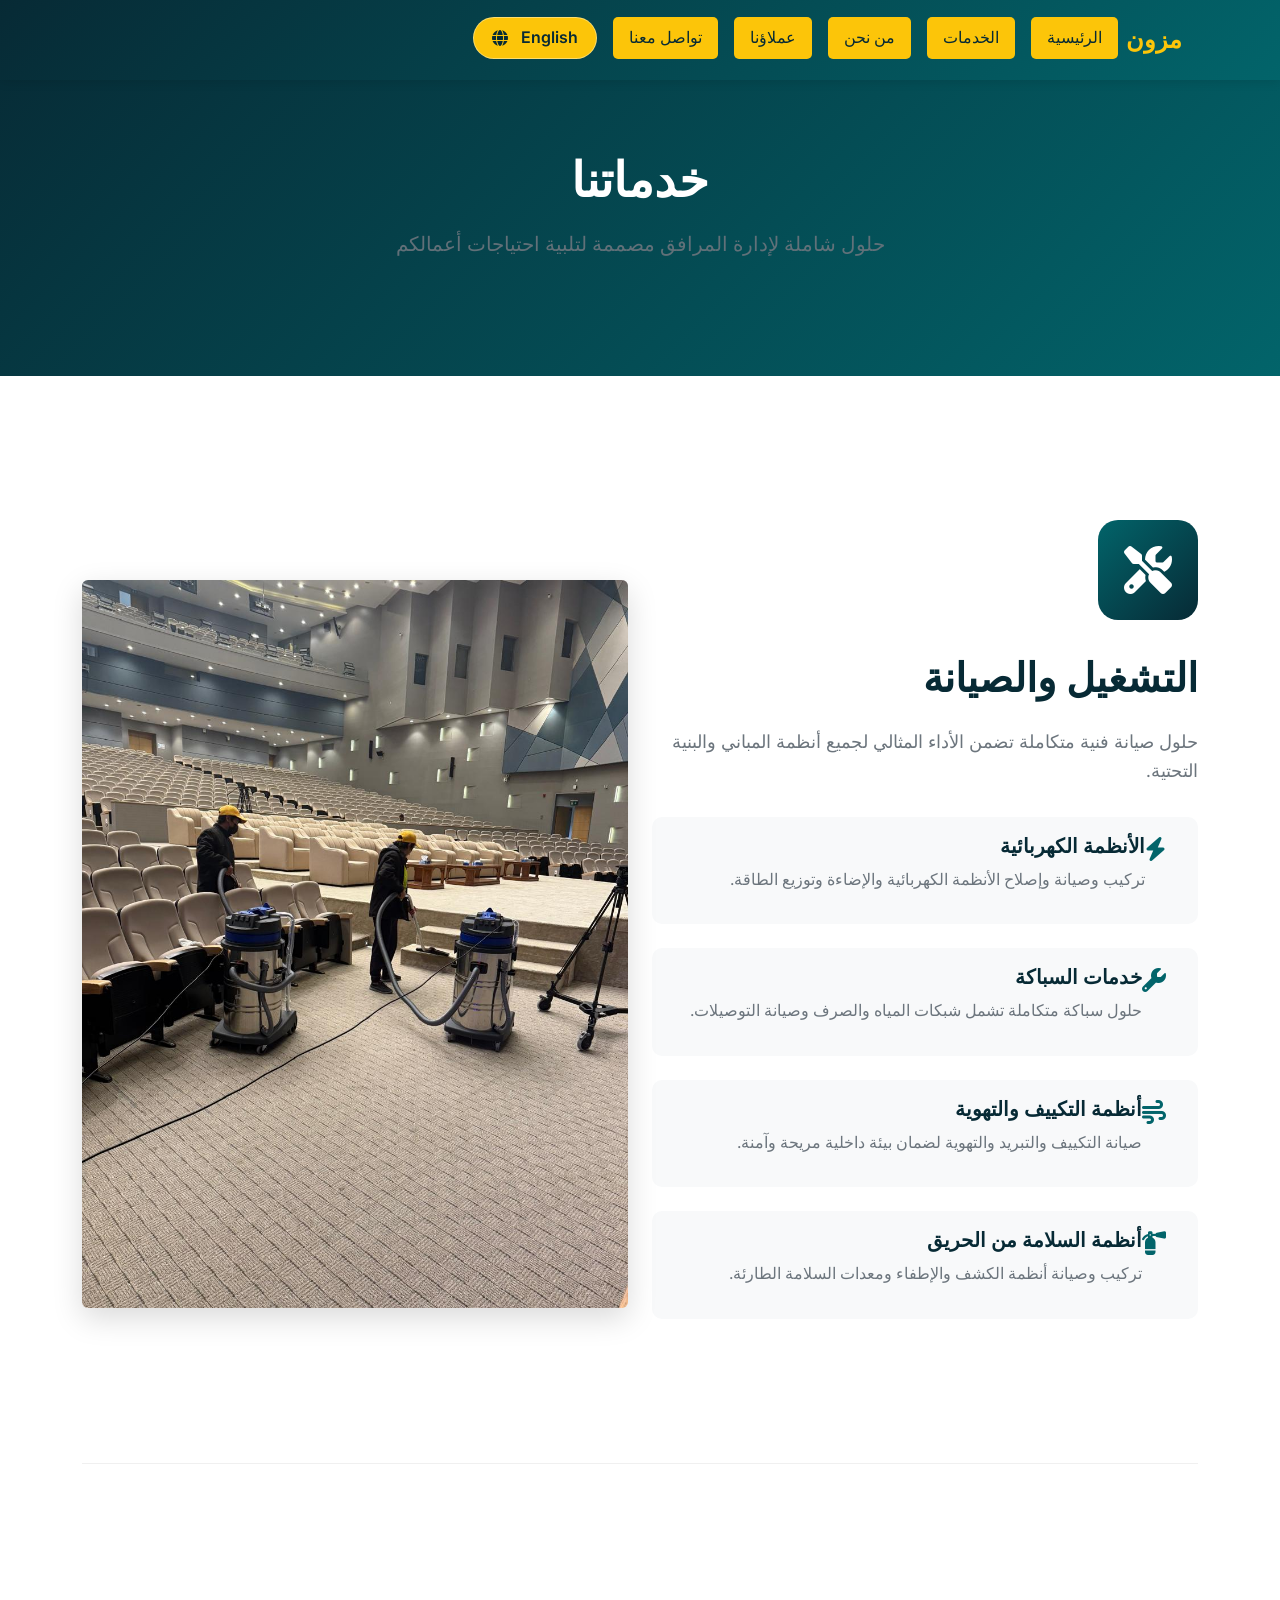
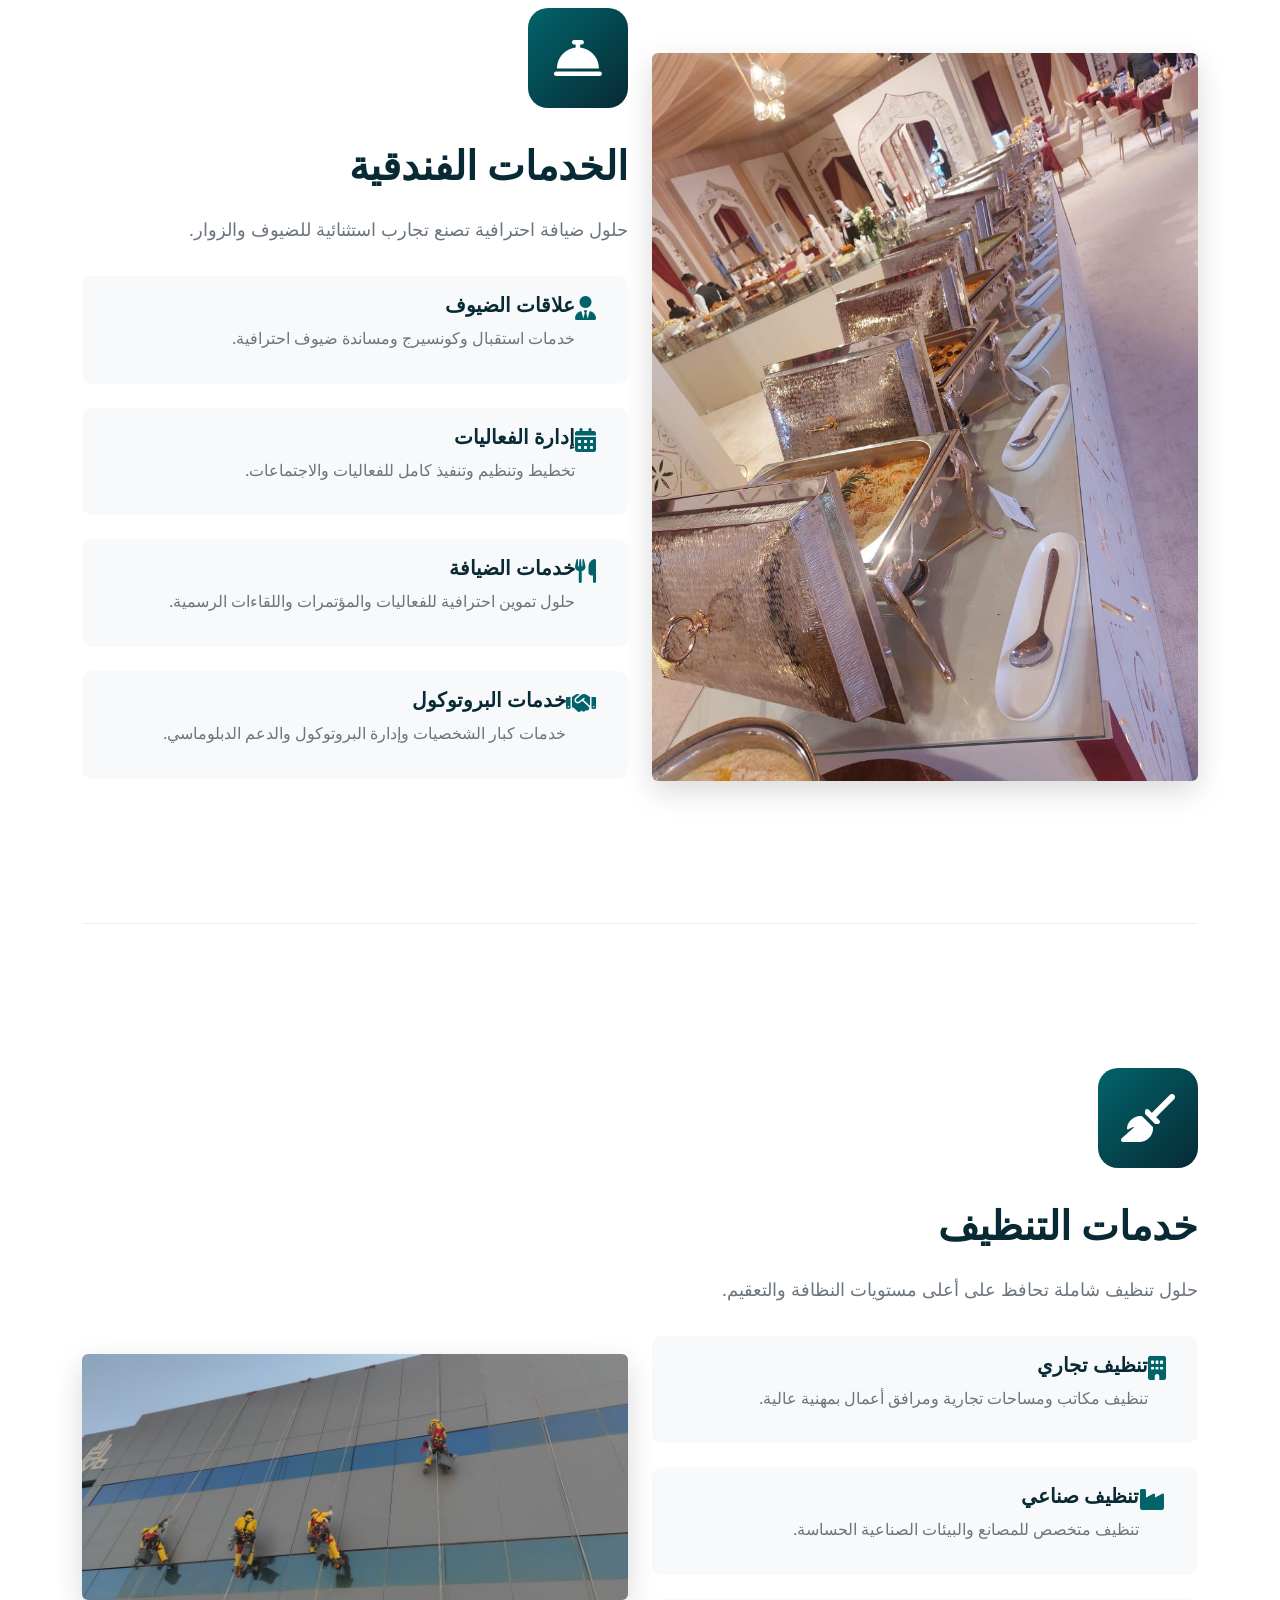
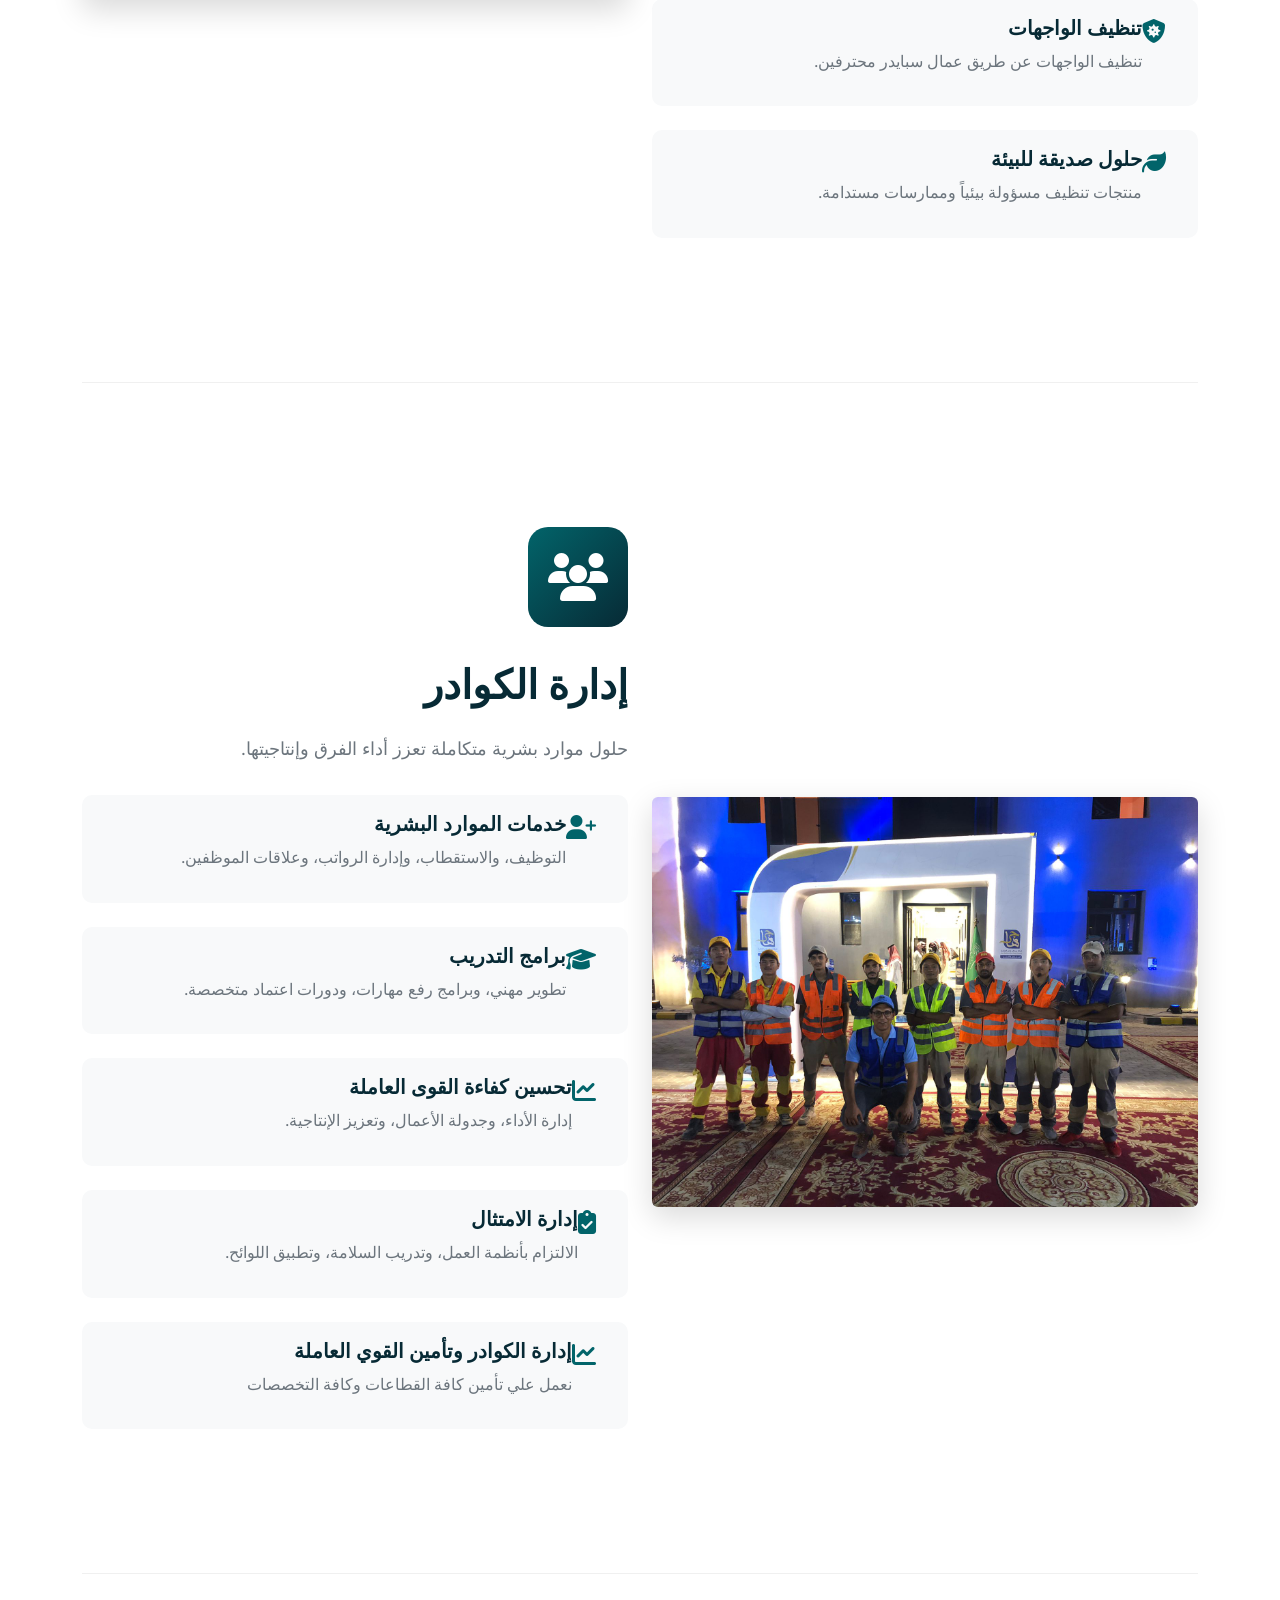
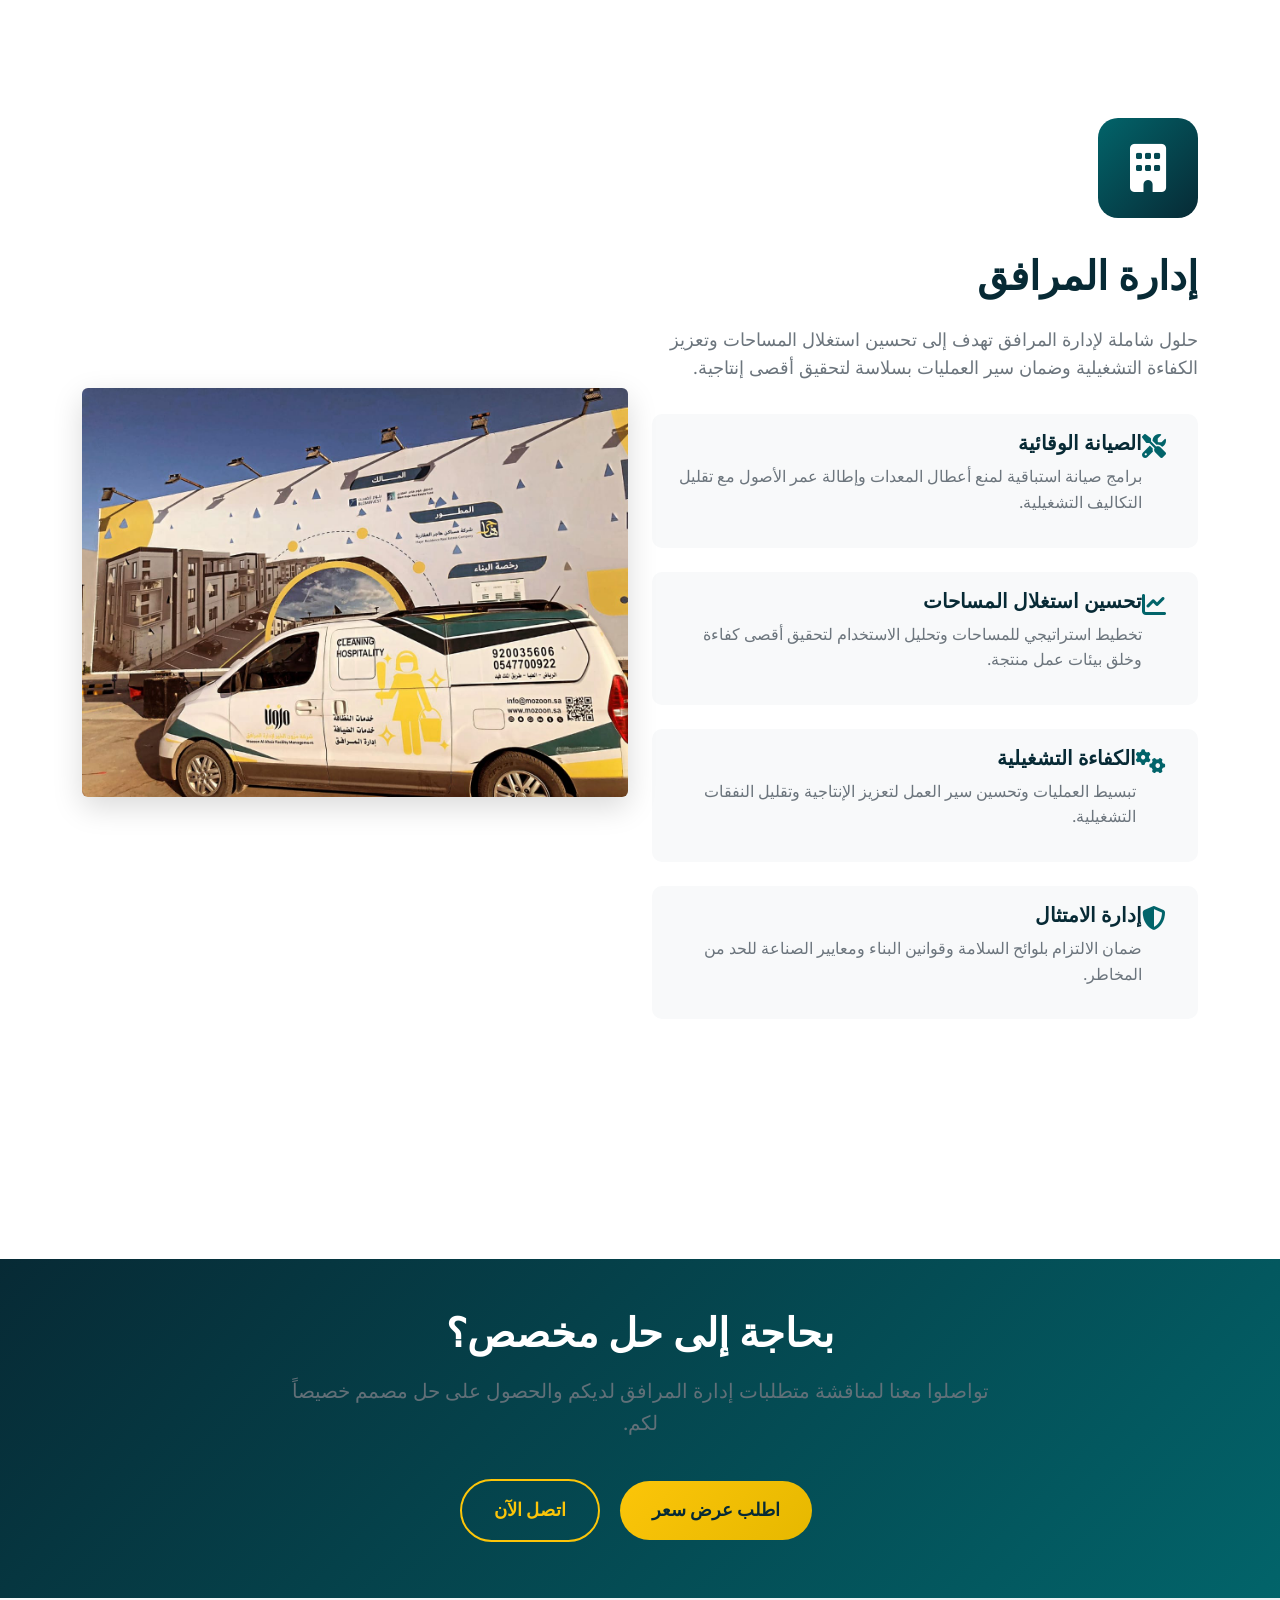
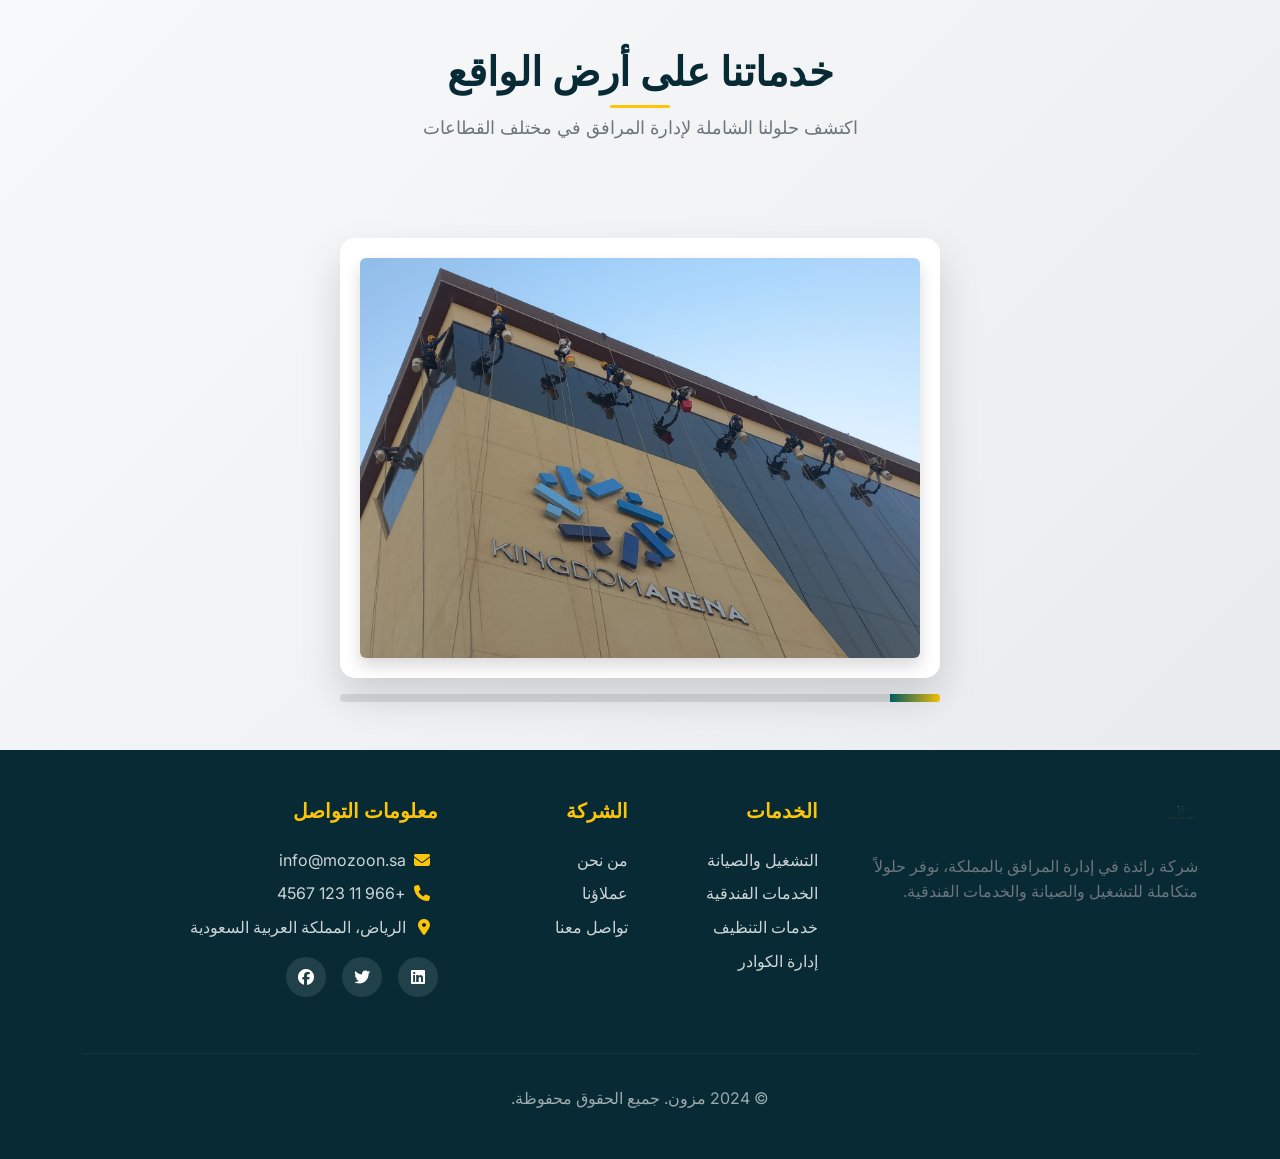
<file: services-ar.html>
<!DOCTYPE html>
<html lang="ar" dir="rtl">
<head>
    <meta charset="UTF-8">
    <meta name="viewport" content="width=device-width, initial-scale=1.0">
    <meta name="description" content="خدمات مزون - حلول متكاملة لإدارة المرافق تشمل التشغيل والصيانة والضيافة والتنظيف وإدارة الكوادر والنقل.">
    <meta name="keywords" content="خدمات إدارة المرافق، تشغيل وصيانة، خدمات ضيافة، تنظيف، إدارة كوادر، السعودية">
    <title>خدماتنا - مزون لإدارة المرافق</title>

    <!-- Bootstrap 5 CSS -->
    <link href="https://cdn.jsdelivr.net/npm/bootstrap@5.3.0/dist/css/bootstrap.min.css" rel="stylesheet">
    <!-- Font Awesome -->
    <link rel="stylesheet" href="https://cdnjs.cloudflare.com/ajax/libs/font-awesome/6.4.0/css/all.min.css">
    <!-- Google Fonts -->
    <link href="https://fonts.googleapis.com/css2?family=Tajawal:wght@400;500;700&family=Inter:wght@300;400;500;600;700&family=Poppins:wght@300;400;500;600;700&display=swap" rel="stylesheet">
    <!-- Custom CSS -->
    <link rel="stylesheet" href="styles.css">
</head>
<body>
    <!-- Navigation -->
    <nav class="navbar navbar-expand-lg navbar-dark fixed-top">
        <div class="container">
            <a class="navbar-brand" href="index-ar.html">
                <span class="logo-text">مزون</span>
            </a>
            <button class="navbar-toggler" type="button" data-bs-toggle="collapse" data-bs-target="#navbarNav">
                <span class="navbar-toggler-icon"></span>
            </button>
            <div class="collapse navbar-collapse" id="navbarNav">
                <ul class="navbar-nav ms-auto">
                    <li class="nav-item">
                        <a class="nav-link" href="index-ar.html">الرئيسية</a>
                    </li>
                    <li class="nav-item">
                        <a class="nav-link active" href="services-ar.html">الخدمات</a>
                    </li>
                    <li class="nav-item">
                        <a class="nav-link" href="about-ar.html">من نحن</a>
                    </li>
                    <li class="nav-item">
                        <a class="nav-link" href="clients-ar.html">عملاؤنا</a>
                    </li>
                    <li class="nav-item">
                        <a class="nav-link" href="contact-ar.html">تواصل معنا</a>
                    </li>
                    <li class="nav-item language-toggle">
                        <a class="nav-link language-switch" data-language="en" href="services.html">English<i class="fas fa-globe me-2"></i></a>
                    </li>
                </ul>
            </div>
        </div>
    </nav>

    <!-- Page Header -->
    <section class="page-header">
        <div class="container">
            <div class="row">
                <div class="col-12 text-center">
                    <h1 class="page-title">خدماتنا</h1>
                    <p class="page-subtitle">حلول شاملة لإدارة المرافق مصممة لتلبية احتياجات أعمالكم</p>
                </div>
            </div>
        </div>
    </section>

    <!-- Services Section -->
    <section class="services-detail py-5">
        <div class="container">
            <!-- Operation & Maintenance -->
            <div class="service-section mb-5" id="operation">
                <div class="row align-items-center">
                    <div class="col-lg-6 mb-4">
                        <div class="service-content">
                            <div class="service-icon-large">
                                <i class="fas fa-tools"></i>
                            </div>
                            <h2 class="service-title">التشغيل والصيانة</h2>
                            <p class="service-description">حلول صيانة فنية متكاملة تضمن الأداء المثالي لجميع أنظمة المباني والبنية التحتية.</p>

                            <div class="service-features">
                                <div class="feature-item">
                                    <i class="fas fa-bolt"></i>
                                    <div>
                                        <h5>الأنظمة الكهربائية</h5>
                                        <p>تركيب وصيانة وإصلاح الأنظمة الكهربائية والإضاءة وتوزيع الطاقة.</p>
                                    </div>
                                </div>
                                <div class="feature-item">
                                    <i class="fas fa-wrench"></i>
                                    <div>
                                        <h5>خدمات السباكة</h5>
                                        <p>حلول سباكة متكاملة تشمل شبكات المياه والصرف وصيانة التوصيلات.</p>
                                    </div>
                                </div>
                                <div class="feature-item">
                                    <i class="fas fa-wind"></i>
                                    <div>
                                        <h5>أنظمة التكييف والتهوية</h5>
                                        <p>صيانة التكييف والتبريد والتهوية لضمان بيئة داخلية مريحة وآمنة.</p>
                                    </div>
                                </div>
                                <div class="feature-item">
                                    <i class="fas fa-fire-extinguisher"></i>
                                    <div>
                                        <h5>أنظمة السلامة من الحريق</h5>
                                        <p>تركيب وصيانة أنظمة الكشف والإطفاء ومعدات السلامة الطارئة.</p>
                                    </div>
                                </div>
                            </div>
                        </div>
                    </div>
                    <div class="col-lg-6">
                        <div class="service-image">
                            <img src="services/1.jpg" alt="التشغيل والصيانة" class="img-fluid rounded">
                        </div>
                    </div>
                </div>
            </div>

            <!-- Hospitality Services -->
            <div class="service-section mb-5" id="hospitality">
                <div class="row align-items-center">
                    <div class="col-lg-6 order-lg-2 mb-4">
                        <div class="service-content">
                            <div class="service-icon-large">
                                <i class="fas fa-concierge-bell"></i>
                            </div>
                            <h2 class="service-title">الخدمات الفندقية</h2>
                            <p class="service-description">حلول ضيافة احترافية تصنع تجارب استثنائية للضيوف والزوار.</p>

                            <div class="service-features">
                                <div class="feature-item">
                                    <i class="fas fa-user-tie"></i>
                                    <div>
                                        <h5>علاقات الضيوف</h5>
                                        <p>خدمات استقبال وكونسيرج ومساندة ضيوف احترافية.</p>
                                    </div>
                                </div>
                                <div class="feature-item">
                                    <i class="fas fa-calendar-alt"></i>
                                    <div>
                                        <h5>إدارة الفعاليات</h5>
                                        <p>تخطيط وتنظيم وتنفيذ كامل للفعاليات والاجتماعات.</p>
                                    </div>
                                </div>
                                <div class="feature-item">
                                    <i class="fas fa-utensils"></i>
                                    <div>
                                        <h5>خدمات الضيافة</h5>
                                        <p>حلول تموين احترافية للفعاليات والمؤتمرات واللقاءات الرسمية.</p>
                                    </div>
                                </div>
                                <div class="feature-item">
                                    <i class="fas fa-handshake"></i>
                                    <div>
                                        <h5>خدمات البروتوكول</h5>
                                        <p>خدمات كبار الشخصيات وإدارة البروتوكول والدعم الدبلوماسي.</p>
                                    </div>
                                </div>
                            </div>
                        </div>
                    </div>
                    <div class="col-lg-6 order-lg-1">
                        <div class="service-image">
                            <img src="services/66.jpg" alt="الخدمات الفندقية" class="img-fluid rounded">
                        </div>
                    </div>
                </div>
            </div>

            <!-- Cleaning Services -->
            <div class="service-section mb-5" id="cleaning">
                <div class="row align-items-center">
                    <div class="col-lg-6 mb-4">
                        <div class="service-content">
                            <div class="service-icon-large">
                                <i class="fas fa-broom"></i>
                            </div>
                            <h2 class="service-title">خدمات التنظيف</h2>
                            <p class="service-description">حلول تنظيف شاملة تحافظ على أعلى مستويات النظافة والتعقيم.</p>

                            <div class="service-features">
                                <div class="feature-item">
                                    <i class="fas fa-building"></i>
                                    <div>
                                        <h5>تنظيف تجاري</h5>
                                        <p>تنظيف مكاتب ومساحات تجارية ومرافق أعمال بمهنية عالية.</p>
                                    </div>
                                </div>
                                <div class="feature-item">
                                    <i class="fas fa-industry"></i>
                                    <div>
                                        <h5>تنظيف صناعي</h5>
                                        <p>تنظيف متخصص للمصانع والبيئات الصناعية الحساسة.</p>
                                    </div>
                                </div>
                                <div class="feature-item">
                                    <i class="fas fa-shield-virus"></i>
                                    <div>
                                        <h5>تنظيف الواجهات </h5>
                                        <p>تنظيف  الواجهات عن طريق عمال سبايدر محترفين.</p>
                                    </div>
                                </div>
                                <div class="feature-item">
                                    <i class="fas fa-leaf"></i>
                                    <div>
                                        <h5>حلول صديقة للبيئة</h5>
                                        <p>منتجات تنظيف مسؤولة بيئياً وممارسات مستدامة.</p>
                                    </div>
                                </div>
                            </div>
                        </div>
                    </div>
                    <div class="col-lg-6">
                        <div class="service-image">
                            <img src="services/4.jpg" alt="خدمات التنظيف" class="img-fluid rounded">
                        </div>
                    </div>
                </div>
            </div>

            <!-- Staff Management -->
            <div class="service-section mb-5" id="staff">
                <div class="row align-items-center">
                    <div class="col-lg-6 order-lg-2 mb-4">
                        <div class="service-content">
                            <div class="service-icon-large">
                                <i class="fas fa-users"></i>
                            </div>
                            <h2 class="service-title">إدارة الكوادر</h2>
                            <p class="service-description">حلول موارد بشرية متكاملة تعزز أداء الفرق وإنتاجيتها.</p>

                            <div class="service-features">
                                <div class="feature-item">
                                    <i class="fas fa-user-plus"></i>
                                    <div>
                                        <h5>خدمات الموارد البشرية</h5>
                                        <p>التوظيف، والاستقطاب، وإدارة الرواتب، وعلاقات الموظفين.</p>
                                    </div>
                                </div>
                                <div class="feature-item">
                                    <i class="fas fa-graduation-cap"></i>
                                    <div>
                                        <h5>برامج التدريب</h5>
                                        <p>تطوير مهني، وبرامج رفع مهارات، ودورات اعتماد متخصصة.</p>
                                    </div>
                                </div>
                                <div class="feature-item">
                                    <i class="fas fa-chart-line"></i>
                                    <div>
                                        <h5>تحسين كفاءة القوى العاملة</h5>
                                        <p>إدارة الأداء، وجدولة الأعمال، وتعزيز الإنتاجية.</p>
                                    </div>
                                </div>
                                <div class="feature-item">
                                    <i class="fas fa-clipboard-check"></i>
                                    <div>
                                        <h5>إدارة الامتثال</h5>
                                        <p>الالتزام بأنظمة العمل، وتدريب السلامة، وتطبيق اللوائح.</p>
                                    </div>
                                </div>
                                 <div class="feature-item">
                                    <i class="fas fa-chart-line"></i>
                                    <div>
                                        <h5>إدارة الكوادر وتأمين القوي العاملة</h5>
                                        <p>نعمل علي تأمين كافة القطاعات وكافة التخصصات</p>
                                    </div>
                                </div>
                            </div>
                        </div>
                    </div>
                    <div class="col-lg-6 order-lg-1">
                        <div class="service-image">
                            <img src="services/2.jpg" alt="Staff Management" class="img-fluid rounded">
                        </div>
                    </div>
                </div>
            </div>

            <!-- إدارة المرافق -->
            <div class="service-section mb-5" id="facility-management">
                <div class="row align-items-center">
                    <div class="col-lg-6 mb-4">
                        <div class="service-content">
                            <div class="service-icon-large">
                                <i class="fas fa-building"></i>
                            </div>
                            <h2 class="service-title">إدارة المرافق</h2>
                            <p class="service-description">حلول شاملة لإدارة المرافق تهدف إلى تحسين استغلال المساحات وتعزيز الكفاءة التشغيلية وضمان سير العمليات بسلاسة لتحقيق أقصى إنتاجية.</p>

                            <div class="service-features">
                                <div class="feature-item">
                                    <i class="fas fa-tools"></i>
                                    <div>
                                        <h5>الصيانة الوقائية</h5>
                                        <p>برامج صيانة استباقية لمنع أعطال المعدات وإطالة عمر الأصول مع تقليل التكاليف التشغيلية.</p>
                                    </div>
                                </div>
                                <div class="feature-item">
                                    <i class="fas fa-chart-line"></i>
                                    <div>
                                        <h5>تحسين استغلال المساحات</h5>
                                        <p>تخطيط استراتيجي للمساحات وتحليل الاستخدام لتحقيق أقصى كفاءة وخلق بيئات عمل منتجة.</p>
                                    </div>
                                </div>
                                <div class="feature-item">
                                    <i class="fas fa-cogs"></i>
                                    <div>
                                        <h5>الكفاءة التشغيلية</h5>
                                        <p>تبسيط العمليات وتحسين سير العمل لتعزيز الإنتاجية وتقليل النفقات التشغيلية.</p>
                                    </div>
                                </div>
                                <div class="feature-item">
                                    <i class="fas fa-shield-alt"></i>
                                    <div>
                                        <h5>إدارة الامتثال</h5>
                                        <p>ضمان الالتزام بلوائح السلامة وقوانين البناء ومعايير الصناعة للحد من المخاطر.</p>
                                    </div>
                                </div>
                            </div>
                        </div>
                    </div>
                    <div class="col-lg-6">
                        <div class="service-image">
                            <img src="services/5.jpg" alt="إدارة المرافق" class="img-fluid rounded">
                        </div>
                    </div>
                </div>
            </div>
        </div>
    </section>

    <!-- Call to Action -->
    <section class="cta-section py-5">
        <div class="container">
            <div class="row">
                <div class="col-lg-8 mx-auto text-center">
                    <h2 class="cta-title">بحاجة إلى حل مخصص؟</h2>
                    <p class="cta-subtitle">تواصلوا معنا لمناقشة متطلبات إدارة المرافق لديكم والحصول على حل مصمم خصيصاً لكم.</p>
                    <div class="cta-buttons">
                        <a href="contact-ar.html" class="btn btn-primary btn-lg me-3">اطلب عرض سعر</a>
                        <a href="tel:+966123456789" class="btn btn-outline-primary btn-lg">اتصل الآن</a>
                    </div>
                </div>
            </div>
        </div>
    </section>

    <!-- Random Services Gallery -->
    <section class="random-gallery py-5 bg-light">
        <div class="container">
            <div class="row">
                <div class="col-12 text-center mb-5">
                    <h2 class="section-title">خدماتنا على أرض الواقع</h2>
                    <p class="section-subtitle">اكتشف حلولنا الشاملة لإدارة المرافق في مختلف القطاعات</p>
                </div>
            </div>
            <div class="row justify-content-center">
                <div class="col-lg-8 col-md-10">
                    <div class="random-image-container">
                        <div class="image-display-area">
                            <img id="randomServiceImage" src="" alt="صورة خدمة" class="img-fluid rounded shadow">
                            <div class="image-overlay">
                                <div class="image-counter">
                                    <span id="currentImageNumber">1</span> / <span id="totalImages">12</span>
                                </div>
                                <div class="image-controls">
                                    <button id="prevImage" class="btn btn-outline-light btn-sm me-2">
                                        <i class="fas fa-chevron-left"></i> السابق
                                    </button>
                                    <button id="nextImage" class="btn btn-outline-light btn-sm me-2">
                                        <i class="fas fa-chevron-right"></i> التالي
                                    </button>
                                    <button id="randomizeImages" class="btn btn-primary btn-sm">
                                        <i class="fas fa-random"></i> عشوائي
                                    </button>
                                </div>
                            </div>
                        </div>
                        <div class="progress mt-3">
                            <div class="progress-bar bg-warning" role="progressbar" style="width: 0%" id="imageProgress"></div>
                        </div>
                    </div>
                </div>
            </div>
        </div>
    </section>

    <!-- Footer -->
    <footer class="footer py-5">
        <div class="container">
            <div class="row">
                <div class="col-lg-4 mb-4">
                    <div class="footer-brand">
                        <img src="logo mozoon.svg" alt="شعار مزون" class="footer-logo mb-3">
                        <p>شركة رائدة في إدارة المرافق بالمملكة، نوفر حلولاً متكاملة للتشغيل والصيانة والخدمات الفندقية.</p>
                    </div>
                </div>
                <div class="col-lg-2 col-md-6 mb-4">
                    <h5 class="footer-title">الخدمات</h5>
                    <ul class="footer-links">
                        <li><a href="#operation">التشغيل والصيانة</a></li>
                        <li><a href="#hospitality">الخدمات الفندقية</a></li>
                        <li><a href="#cleaning">خدمات التنظيف</a></li>
                        <li><a href="#staff">إدارة الكوادر</a></li>
                    </ul>
                </div>
                <div class="col-lg-2 col-md-6 mb-4">
                    <h5 class="footer-title">الشركة</h5>
                    <ul class="footer-links">
                        <li><a href="about-ar.html">من نحن</a></li>
                        <li><a href="clients-ar.html">عملاؤنا</a></li>
                        <li><a href="contact-ar.html">تواصل معنا</a></li>
                    </ul>
                </div>
                <div class="col-lg-4 mb-4">
                    <h5 class="footer-title">معلومات التواصل</h5>
                    <div class="contact-info">
                        <p><i class="fas fa-envelope me-2"></i> info@mozoon.sa</p>
                        <p><i class="fas fa-phone me-2"></i> +966 11 123 4567</p>
                        <p><i class="fas fa-map-marker-alt me-2"></i> الرياض، المملكة العربية السعودية</p>
                    </div>
                    <div class="social-links mt-3">
                        <a href="#" class="social-link"><i class="fab fa-linkedin"></i></a>
                        <a href="#" class="social-link"><i class="fab fa-twitter"></i></a>
                        <a href="#" class="social-link"><i class="fab fa-facebook"></i></a>
                    </div>
                </div>
            </div>
            <hr class="footer-divider">
            <div class="row">
                <div class="col-12 text-center">
                    <p class="footer-copyright">&copy; 2024 مزون. جميع الحقوق محفوظة.</p>
                </div>
            </div>
        </div>
    </footer>

    <!-- Bootstrap 5 JS -->
    <script src="https://cdn.jsdelivr.net/npm/bootstrap@5.3.0/dist/js/bootstrap.bundle.min.js"></script>
    <!-- Custom JS -->
    <script src="script.js"></script>
</body>
</html>
</file>
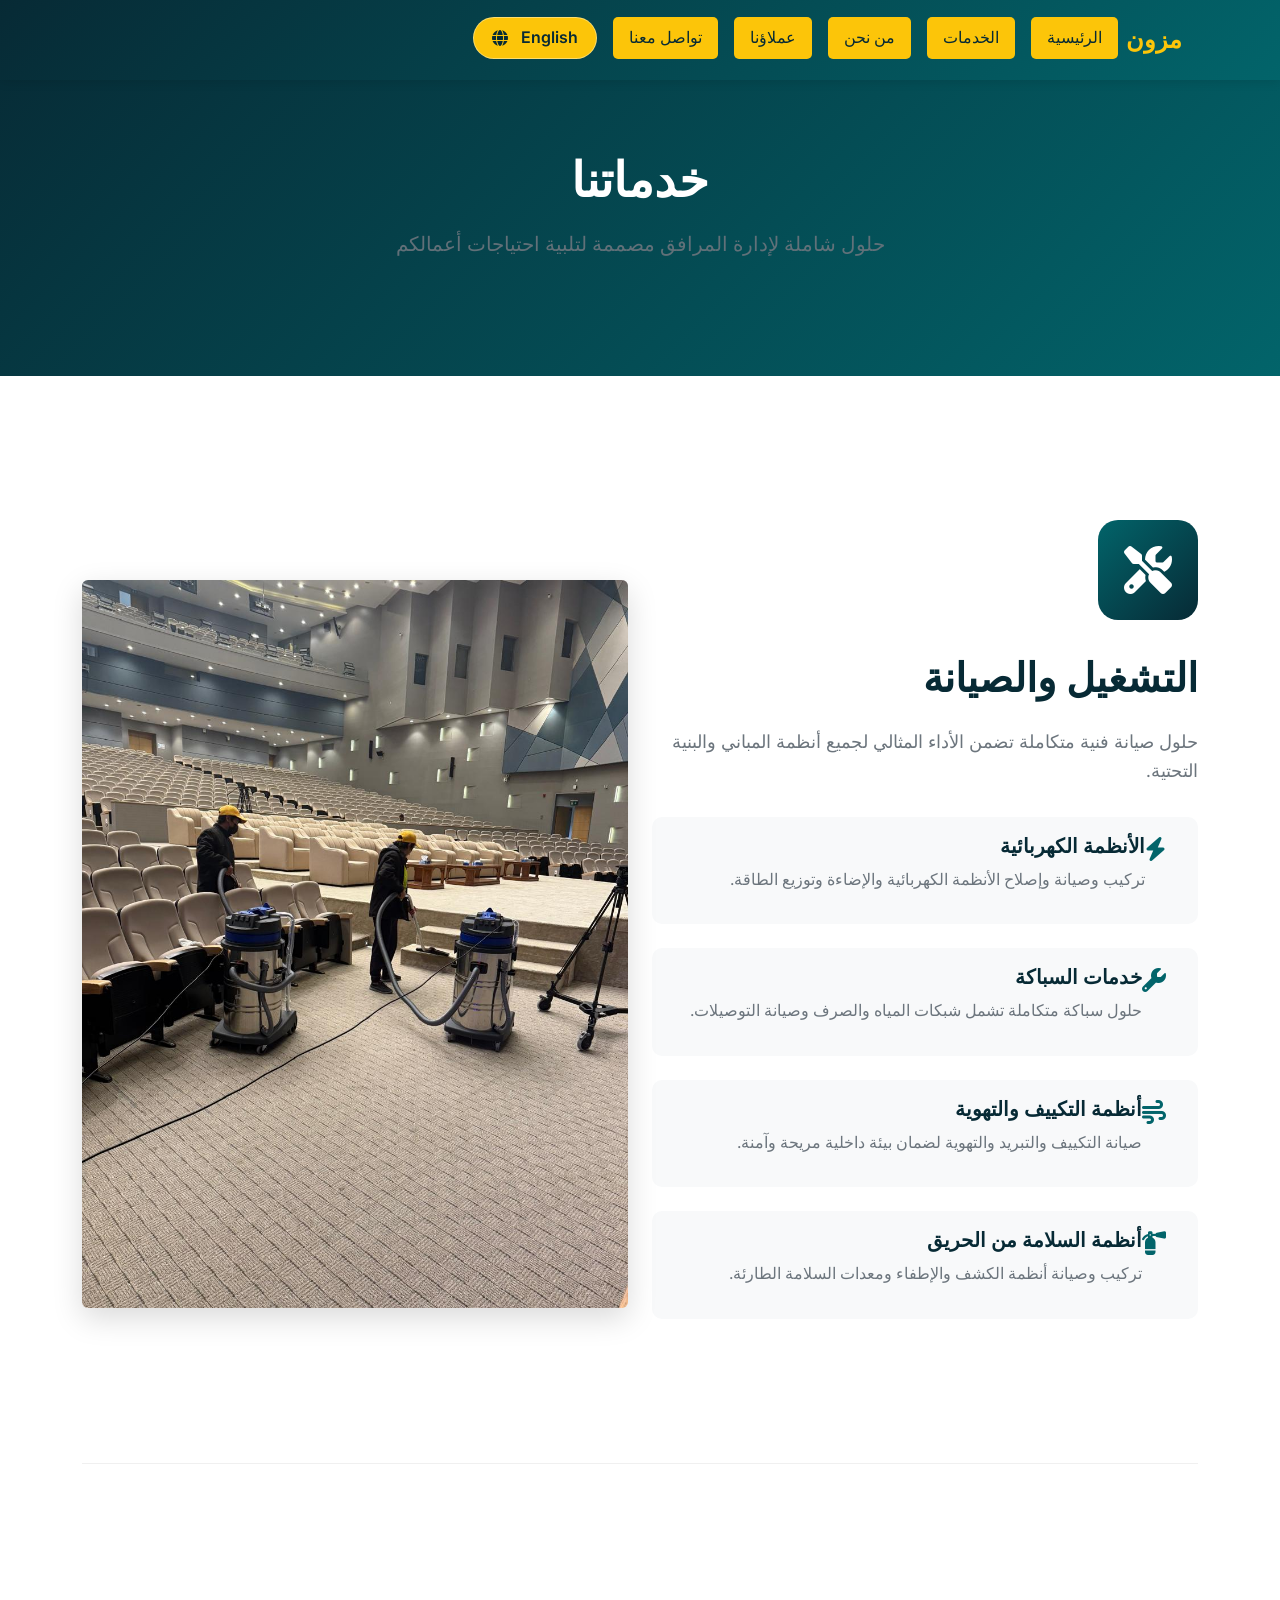
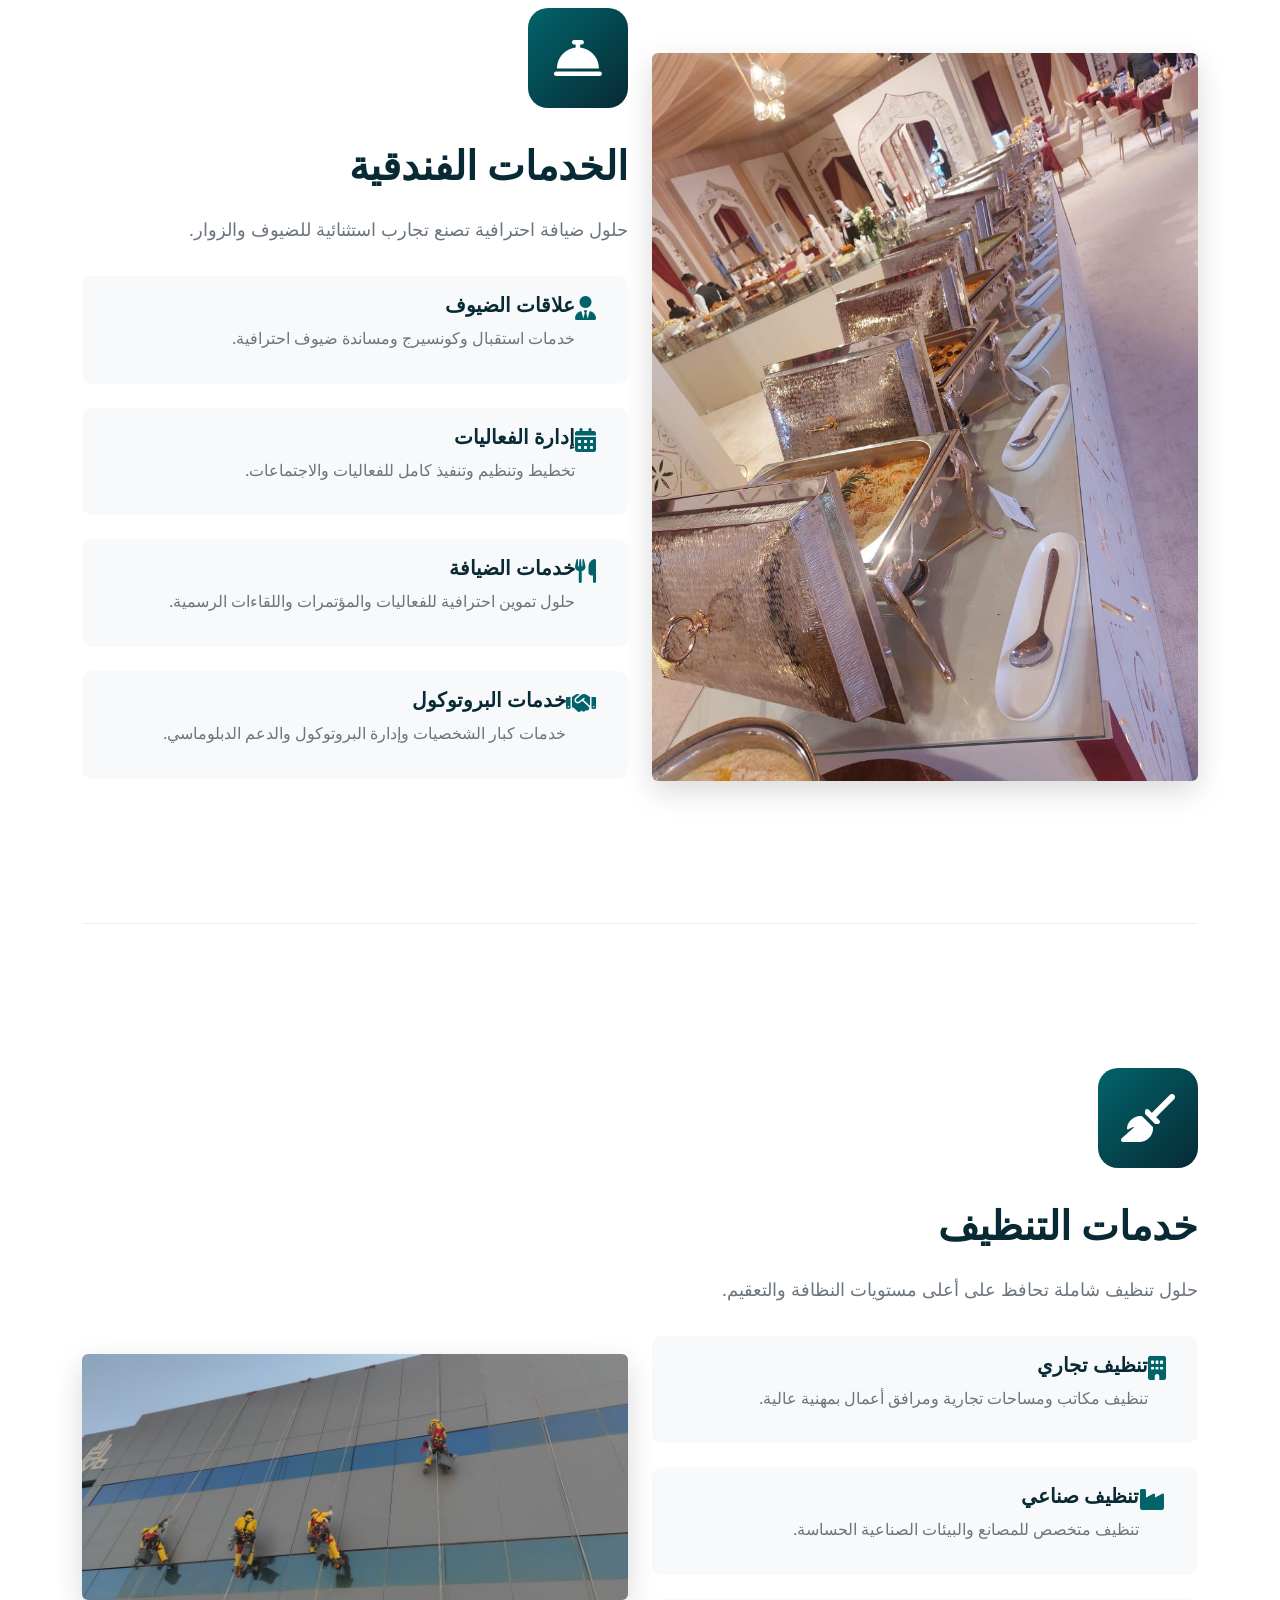
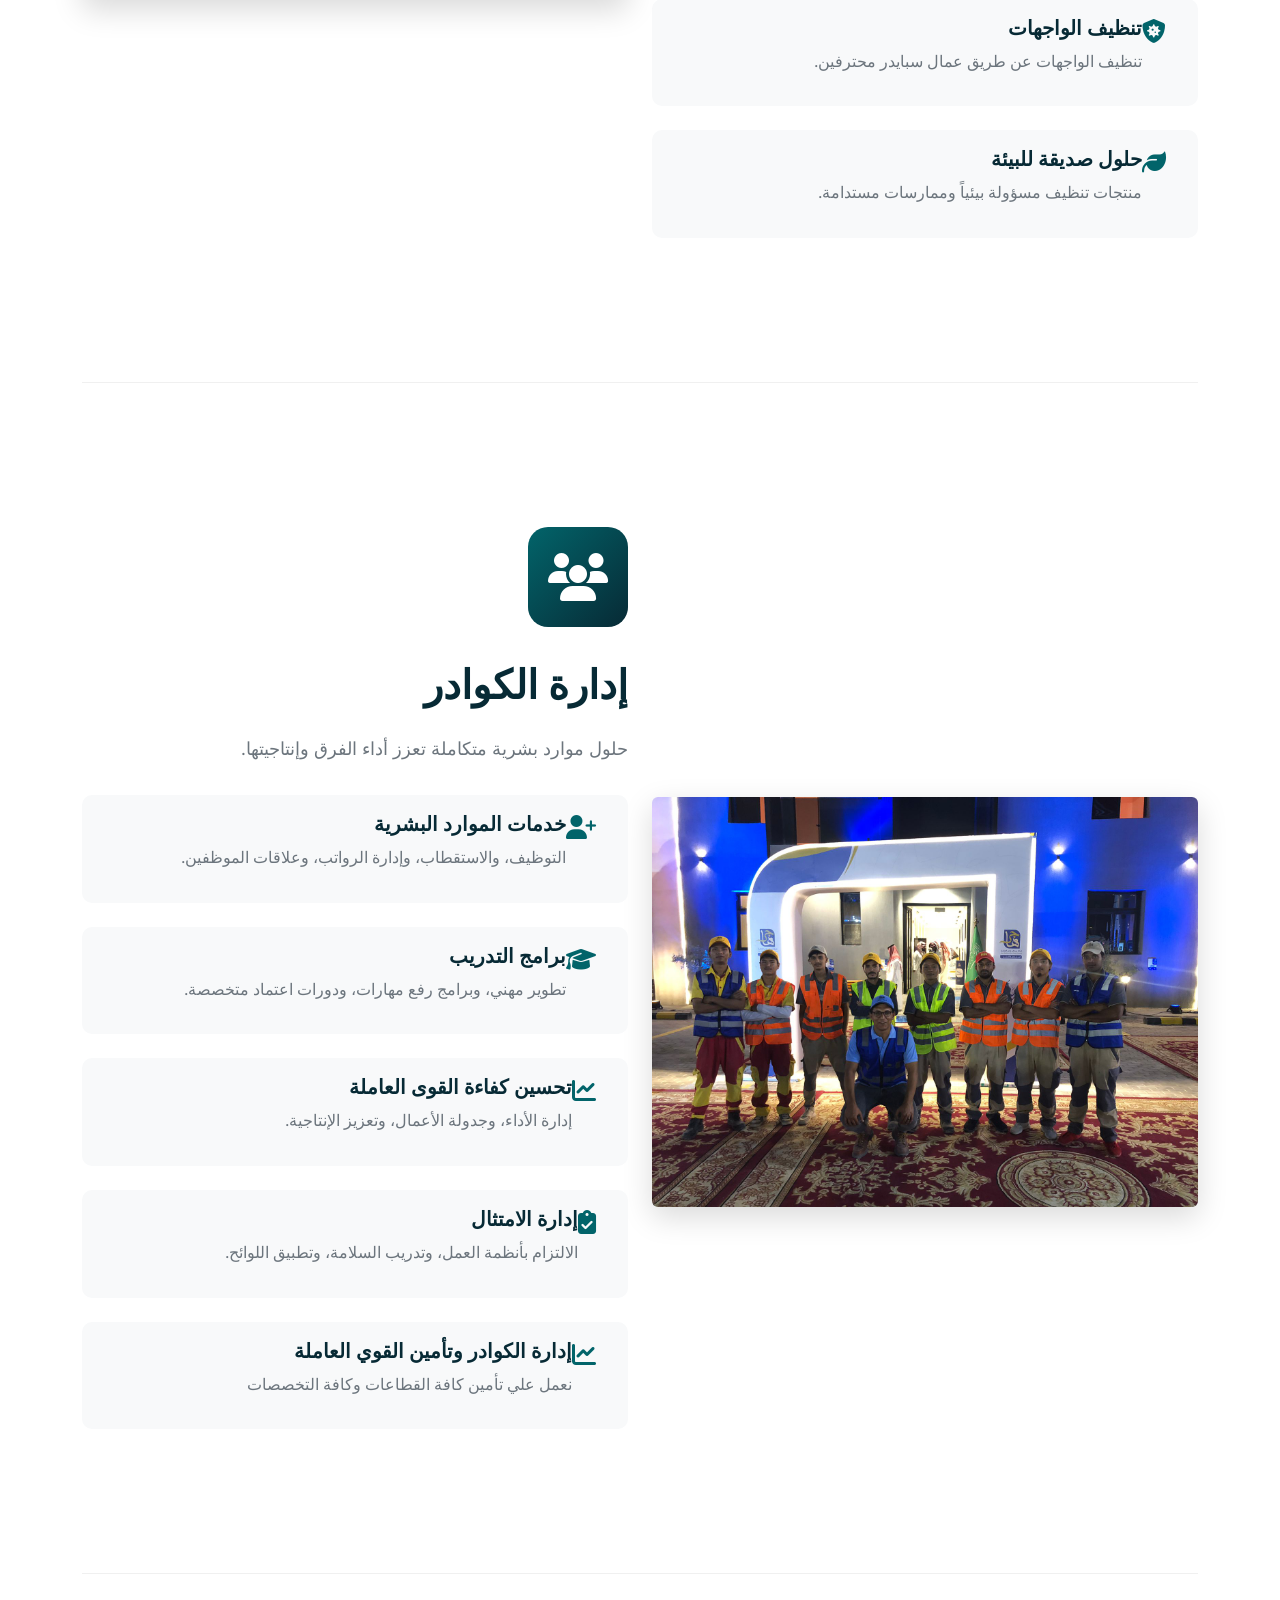
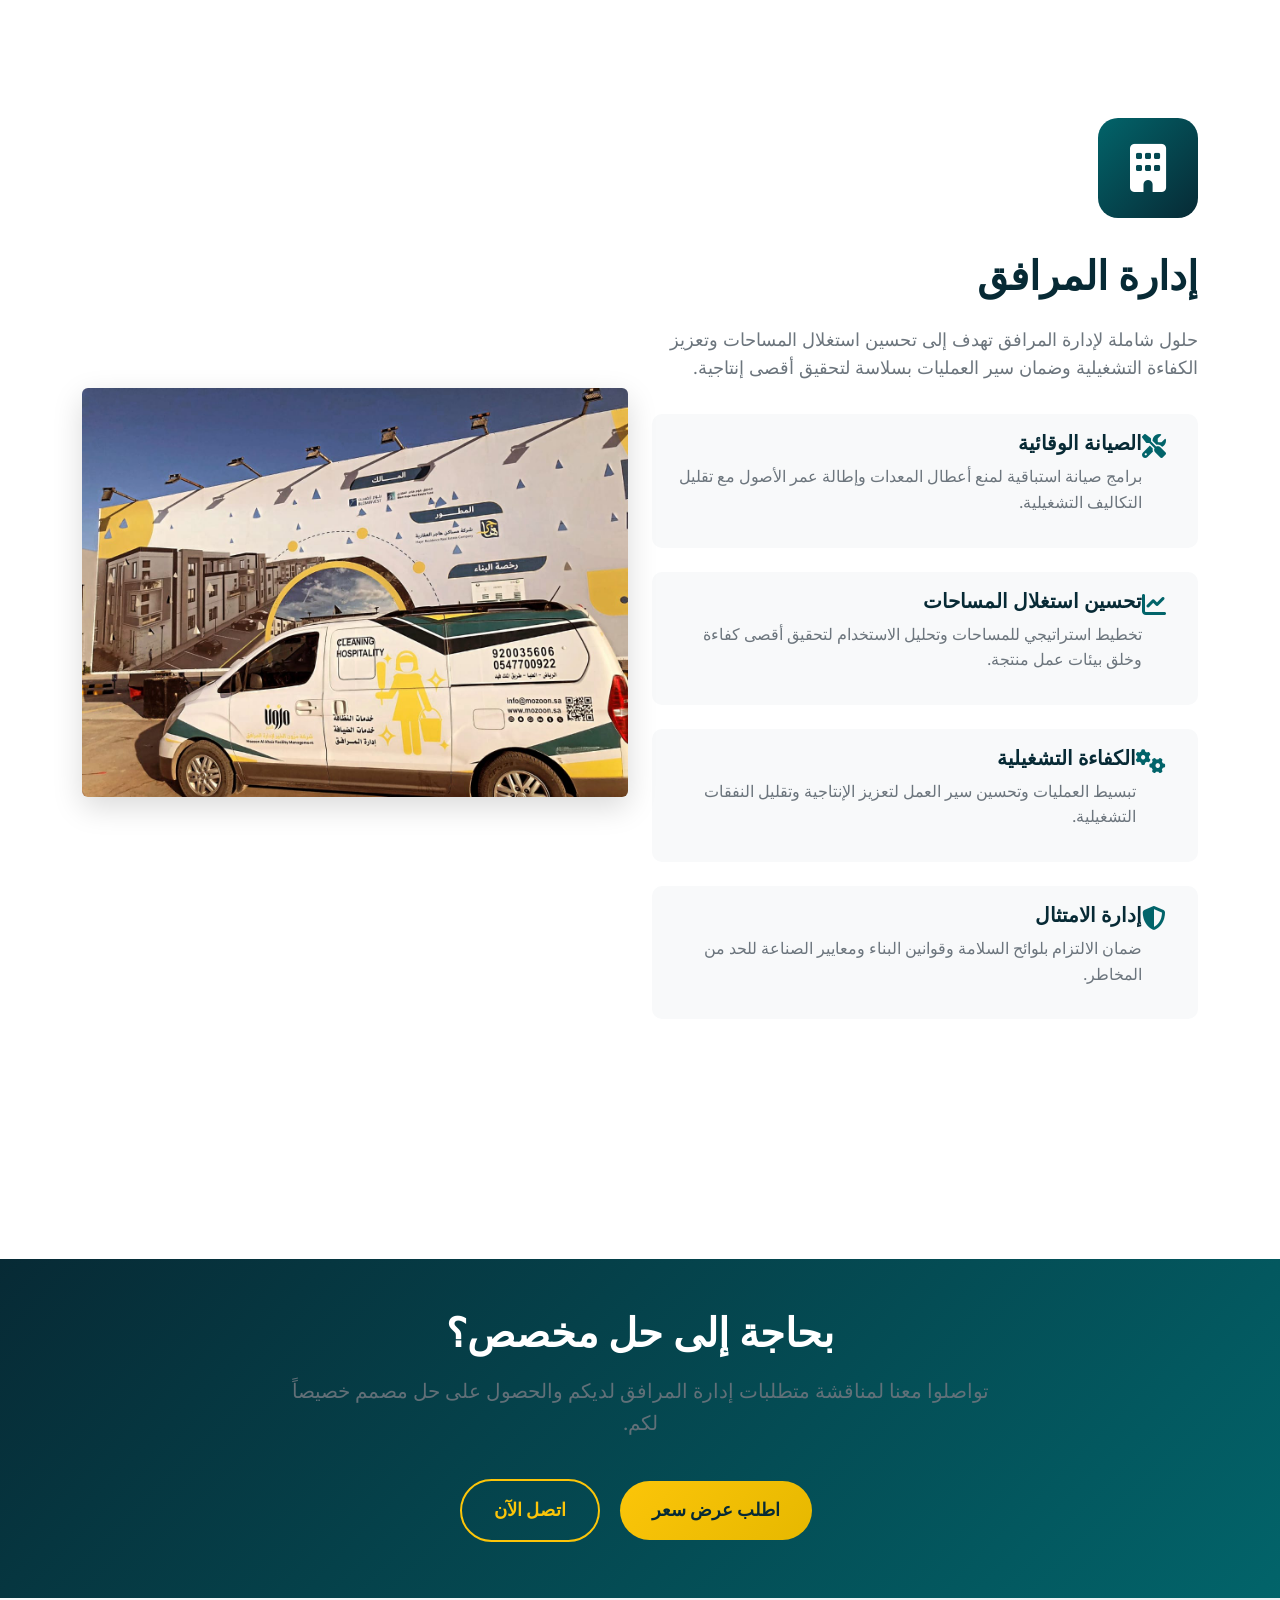
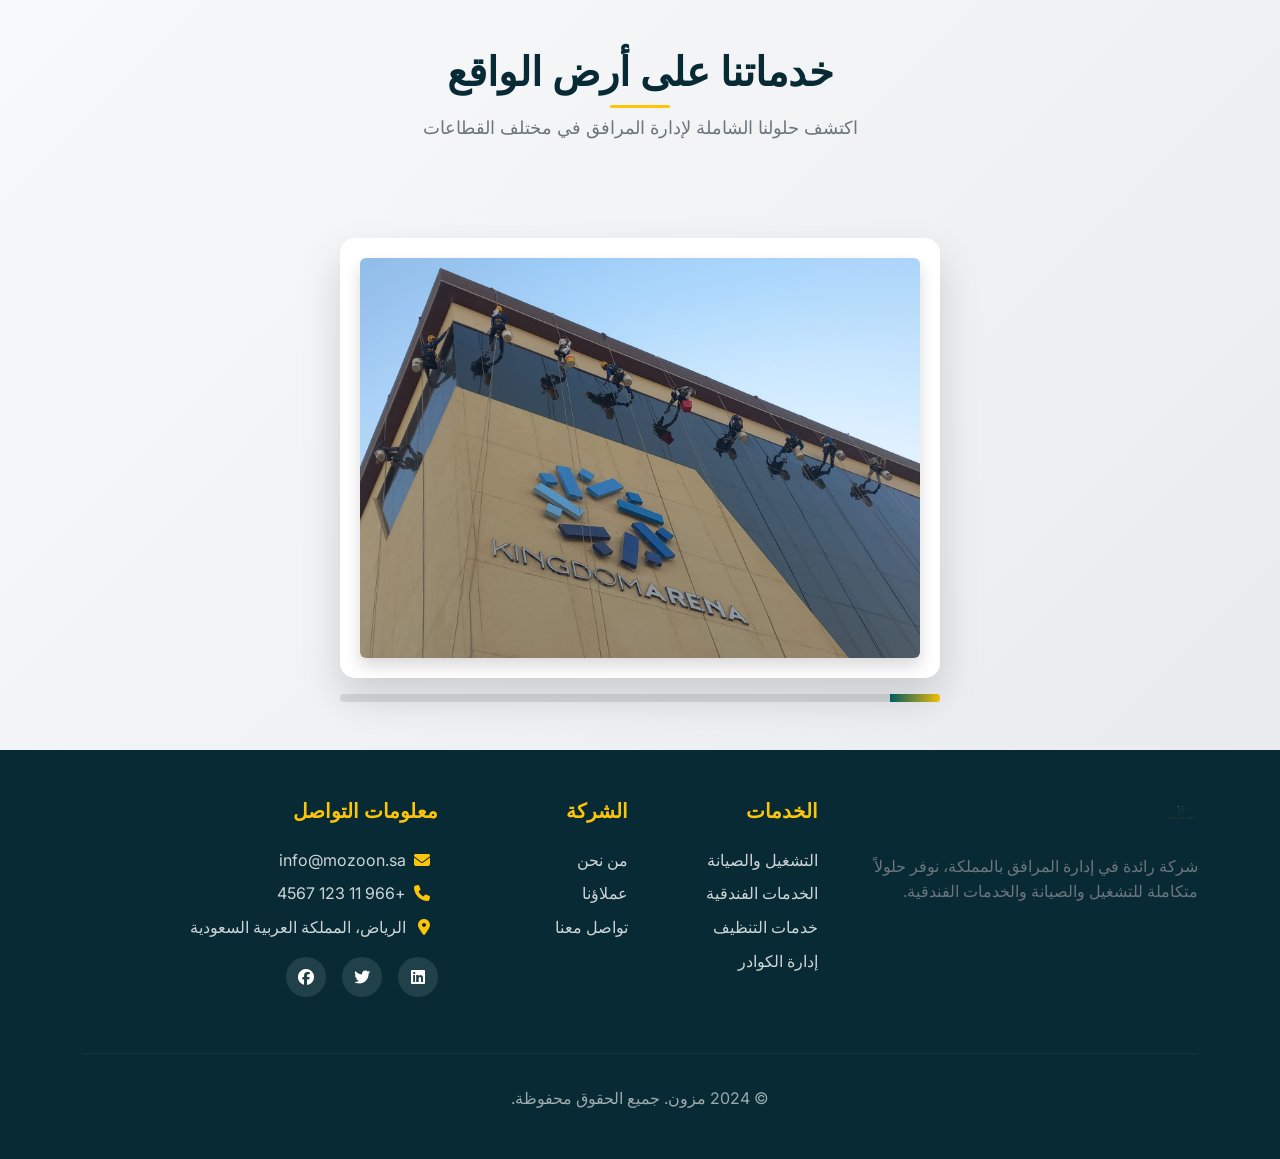
<file: services.html>
<!DOCTYPE html>
<html lang="ar">
<head>
    <meta charset="UTF-8">
    <meta name="viewport" content="width=device-width, initial-scale=1.0">
    <meta name="description" content="MOOZEN Services - Comprehensive facilities management solutions including operation & maintenance, hospitality, cleaning, and staff management services.">
    <meta name="keywords" content="facilities management services, operation maintenance, hospitality services, cleaning, staff management, Saudi Arabia">
    <title>Our Services - MOOZEN Facilities Management</title>
    
    <!-- Bootstrap 5 CSS -->
    <link href="https://cdn.jsdelivr.net/npm/bootstrap@5.3.0/dist/css/bootstrap.min.css" rel="stylesheet">
    <!-- Font Awesome -->
    <link rel="stylesheet" href="https://cdnjs.cloudflare.com/ajax/libs/font-awesome/6.4.0/css/all.min.css">
    <!-- Google Fonts -->
    <link href="https://fonts.googleapis.com/css2?family=Inter:wght@300;400;500;600;700&family=Poppins:wght@300;400;500;600;700&display=swap" rel="stylesheet">
    <!-- Custom CSS -->
    <link rel="stylesheet" href="styles.css">
</head>
<body>
    <!-- Navigation -->
    <nav class="navbar navbar-expand-lg navbar-dark fixed-top">
        <div class="container">
            <a class="navbar-brand" href="index.html">
                <span class="logo-text">Mozoon</span>
            </a>
            <button class="navbar-toggler" type="button" data-bs-toggle="collapse" data-bs-target="#navbarNav">
                <span class="navbar-toggler-icon"></span>
            </button>
            <div class="collapse navbar-collapse" id="navbarNav">
                <ul class="navbar-nav ms-auto">
                    <li class="nav-item">
                        <a class="nav-link" href="index.html">Home</a>
                    </li>
                    <li class="nav-item">
                        <a class="nav-link active" href="services.html">Services</a>
                    </li>
                    <li class="nav-item">
                        <a class="nav-link" href="about.html">About Us</a>
                    </li>
                    <li class="nav-item">
                        <a class="nav-link" href="clients.html">Clients</a>
                    </li>
                    <li class="nav-item">
                        <a class="nav-link" href="contact.html">Contact</a>
                    </li>
                    <li class="nav-item language-toggle">
                        <a class="nav-link language-switch" data-language="ar" href="services-ar.html"><i class="fas fa-globe me-2"></i>العربية</a>
                    </li>
                </ul>
            </div>
        </div>
    </nav>

    <!-- Page Header -->
    <section class="page-header">
        <div class="container">
            <div class="row">
                <div class="col-12 text-center">
                    <h1 class="page-title">Our Services</h1>
                    <p class="page-subtitle">Comprehensive facilities management solutions tailored to your business needs</p>
                </div>
            </div>
        </div>
    </section>

    <!-- Services Section -->
    <section class="services-detail py-5">
        <div class="container">
            <!-- Operation & Maintenance -->
            <div class="service-section mb-5">
                <div class="row align-items-center">
                    <div class="col-lg-6 mb-4">
                        <div class="service-content">
                            <div class="service-icon-large">
                                <i class="fas fa-tools"></i>
                            </div>
                            <h2 class="service-title">Operation & Maintenance</h2>
                            <p class="service-description">Complete technical maintenance solutions ensuring optimal performance of all building systems and infrastructure.</p>
                            
                            <div class="service-features">
                                <div class="feature-item">
                                    <i class="fas fa-bolt"></i>
                                    <div>
                                        <h5>Electrical Systems</h5>
                                        <p>Installation, maintenance, and repair of electrical systems, lighting, and power distribution.</p>
                                    </div>
                                </div>
                                <div class="feature-item">
                                    <i class="fas fa-wrench"></i>
                                    <div>
                                        <h5>Plumbing Services</h5>
                                        <p>Complete plumbing solutions including water systems, drainage, and fixture maintenance.</p>
                                    </div>
                                </div>
                                <div class="feature-item">
                                    <i class="fas fa-wind"></i>
                                    <div>
                                        <h5>HVAC Systems</h5>
                                        <p>Heating, ventilation, and air conditioning maintenance for optimal climate control.</p>
                                    </div>
                                </div>
                                <div class="feature-item">
                                    <i class="fas fa-fire-extinguisher"></i>
                                    <div>
                                        <h5>Fire Safety Systems</h5>
                                        <p>Fire detection, suppression systems, and emergency safety equipment maintenance.</p>
                                    </div>
                                </div>
                            </div>
                        </div>
                    </div>
                    <div class="col-lg-6">
                        <div class="service-image">
                            <img src="services/1.jpg" alt="Operation & Maintenance" class="img-fluid rounded">
                        </div>
                    </div>
                </div>
            </div>

            <!-- Hospitality Services -->
            <div class="service-section mb-5">
                <div class="row align-items-center">
                    <div class="col-lg-6 order-lg-2 mb-4">
                        <div class="service-content">
                            <div class="service-icon-large">
                                <i class="fas fa-concierge-bell"></i>
                            </div>
                            <h2 class="service-title">Hospitality Services</h2>
                            <p class="service-description">Professional hospitality solutions creating exceptional experiences for guests and visitors.</p>
                            
                            <div class="service-features">
                                <div class="feature-item">
                                    <i class="fas fa-user-tie"></i>
                                    <div>
                                        <h5>Guest Relations</h5>
                                        <p>Professional reception, concierge, and guest assistance services.</p>
                                    </div>
                                </div>
                                <div class="feature-item">
                                    <i class="fas fa-calendar-alt"></i>
                                    <div>
                                        <h5>Event Management</h5>
                                        <p>Complete event planning, coordination, and execution services.</p>
                                    </div>
                                </div>
                                <div class="feature-item">
                                    <i class="fas fa-utensils"></i>
                                    <div>
                                        <h5>Catering Services</h5>
                                        <p>Professional catering solutions for corporate events and meetings.</p>
                                    </div>
                                </div>
                                <div class="feature-item">
                                    <i class="fas fa-handshake"></i>
                                    <div>
                                        <h5>Protocol Services</h5>
                                        <p>VIP services, protocol management, and diplomatic event support.</p>
                                    </div>
                                </div>
                            </div>
                        </div>
                    </div>
                    <div class="col-lg-6 order-lg-1">
                        <div class="service-image">
                            <img src="services/66.jpg" alt="Hospitality Services" class="img-fluid rounded">
                        </div>
                    </div>
                </div>
            </div>

            <!-- Cleaning Services -->
            <div class="service-section mb-5">
                <div class="row align-items-center">
                    <div class="col-lg-6 mb-4">
                        <div class="service-content">
                            <div class="service-icon-large">
                                <i class="fas fa-broom"></i>
                            </div>
                            <h2 class="service-title">Cleaning Services</h2>
                            <p class="service-description">Comprehensive cleaning solutions maintaining the highest standards of hygiene and cleanliness.</p>
                            
                            <div class="service-features">
                                <div class="feature-item">
                                    <i class="fas fa-building"></i>
                                    <div>
                                        <h5>Commercial Cleaning</h5>
                                        <p>Office buildings, retail spaces, and commercial facility cleaning services.</p>
                                    </div>
                                </div>
                                <div class="feature-item">
                                    <i class="fas fa-industry"></i>
                                    <div>
                                        <h5>Industrial Cleaning</h5>
                                        <p>Specialized cleaning for manufacturing facilities and industrial environments.</p>
                                    </div>
                                </div>
                                <div class="feature-item">
                                    <i class="fas fa-shield-virus"></i>
                                    <div>
                                        <h5>Facade cleaning</h5>
                                        <p>Professional facade cleaning performed by expert Spider workers."</p>
                                    </div>
                                </div>
                                <div class="feature-item">
                                    <i class="fas fa-leaf"></i>
                                    <div>
                                        <h5>Eco-Friendly Solutions</h5>
                                        <p>Environmentally conscious cleaning products and sustainable practices.</p>
                                    </div>
                                </div>
                            </div>
                        </div>
                    </div>
                    <div class="col-lg-6">
                        <div class="service-image">
                            <img src="services/4.jpg" alt="Cleaning Services" class="img-fluid rounded">
                        </div>
                    </div>
                </div>
            </div>

            <!-- Staff Management -->
            <div class="service-section mb-5">
                <div class="row align-items-center">
                    <div class="col-lg-6 order-lg-2 mb-4">
                        <div class="service-content">
                            <div class="service-icon-large">
                                <i class="fas fa-users"></i>
                            </div>
                            <h2 class="service-title">Staff Management</h2>
                            <p class="service-description">Comprehensive human resource solutions optimizing workforce performance and productivity.</p>
                            
                            <div class="service-features">
                                <div class="feature-item">
                                    <i class="fas fa-user-plus"></i>
                                    <div>
                                        <h5>HR Services</h5>
                                        <p>Recruitment, onboarding, payroll, and employee relations management.</p>
                                    </div>
                                </div>
                                  <div class="feature-item">
                                    <i class="fas fa-user-plus"></i>
                                    <div>
                                        <h5>Workforce management and securing manpower</h5>
                                        <p>We work to secure all sectors and all specializations.</p>
                                    </div>
                                </div>
                                <div class="feature-item">
                                    <i class="fas fa-graduation-cap"></i>
                                    <div>
                                        <h5>Training Programs</h5>
                                        <p>Professional development, skills training, and certification programs.</p>
                                    </div>
                                </div>
                                <div class="feature-item">
                                    <i class="fas fa-chart-line"></i>
                                    <div>
                                        <h5>Workforce Optimization</h5>
                                        <p>Performance management, scheduling, and productivity enhancement.</p>
                                    </div>
                                </div>
                                <div class="feature-item">
                                    <i class="fas fa-clipboard-check"></i>
                                    <div>
                                        <h5>Compliance Management</h5>
                                        <p>Labor law compliance, safety training, and regulatory adherence.</p>
                                    </div>
                                </div>
                            </div>
                        </div>
                    </div>
                    <div class="col-lg-6 order-lg-1">
                        <div class="service-image">
                            <img src="services/2.jpg" alt="Staff Management" class="img-fluid rounded">
                        </div>
                    </div>
                </div>
            </div>

            <!-- Facility Management -->
            <div class="service-section mb-5">
                <div class="row align-items-center">
                    <div class="col-lg-6 mb-4">
                        <div class="service-content">
                            <div class="service-icon-large">
                                <i class="fas fa-building"></i>
                            </div>
                            <h2 class="service-title">Facility Management</h2>
                            <p class="service-description">Comprehensive facility management solutions that optimize space utilization, enhance operational efficiency, and ensure seamless building operations for maximum productivity.</p>
                            
                            <div class="service-features">
                                <div class="feature-item">
                                    <i class="fas fa-tools"></i>
                                    <div>
                                        <h5>Preventive Maintenance</h5>
                                        <p>Proactive maintenance programs to prevent equipment failures and extend asset lifespan while reducing operational costs.</p>
                                    </div>
                                </div>
                                <div class="feature-item">
                                    <i class="fas fa-chart-line"></i>
                                    <div>
                                        <h5>Space Optimization</h5>
                                        <p>Strategic space planning and utilization analysis to maximize efficiency and create productive work environments.</p>
                                    </div>
                                </div>
                                <div class="feature-item">
                                    <i class="fas fa-cogs"></i>
                                    <div>
                                        <h5>Operational Efficiency</h5>
                                        <p>Streamlined processes and workflow optimization to enhance productivity and reduce operational overhead.</p>
                                    </div>
                                </div>
                                <div class="feature-item">
                                    <i class="fas fa-shield-alt"></i>
                                    <div>
                                        <h5>Compliance Management</h5>
                                        <p>Ensuring adherence to safety regulations, building codes, and industry standards for risk mitigation.</p>
                                    </div>
                                </div>
                            </div>
                        </div>
                    </div>
                    <div class="col-lg-6">
                        <div class="service-image">
                            <img src="services/5.jpg" alt="Facility Management" class="img-fluid rounded">
                        </div>
                    </div>
                </div>
            </div>
        </div>
    </section>

    <!-- Call to Action -->
    <section class="cta-section py-5">
        <div class="container">
            <div class="row">
                <div class="col-lg-8 mx-auto text-center">
                    <h2 class="cta-title">Need a Custom Solution?</h2>
                    <p class="cta-subtitle">Contact us to discuss your specific facilities management requirements and get a tailored solution.</p>
                    <div class="cta-buttons">
                        <a href="contact.html" class="btn btn-primary btn-lg me-3">Get Quote</a>
                        <a href="tel:+966123456789" class="btn btn-outline-primary btn-lg">Call Now</a>
                    </div>
                </div>
            </div>
        </div>
    </section>

    <!-- Random Services Gallery -->
    <section class="random-gallery py-5 bg-light">
        <div class="container">
            <div class="row">
                <div class="col-12 text-center mb-5">
                    <h2 class="section-title">Our Services in Action</h2>
                    <p class="section-subtitle">Discover our comprehensive facilities management solutions</p>
                </div>
            </div>
            <div class="row justify-content-center">
                <div class="col-lg-8 col-md-10">
                    <div class="random-image-container">
                        <div class="image-display-area">
                            <img id="randomServiceImage" src="" alt="Service Image" class="img-fluid rounded shadow">
                            <div class="image-overlay">
                                <div class="image-counter">
                                    <span id="currentImageNumber">1</span> / <span id="totalImages">12</span>
                                </div>
                                <div class="image-controls">
                                    <button id="prevImage" class="btn btn-outline-light btn-sm me-2">
                                        <i class="fas fa-chevron-left"></i> Previous
                                    </button>
                                    <button id="nextImage" class="btn btn-outline-light btn-sm me-2">
                                        <i class="fas fa-chevron-right"></i> Next
                                    </button>
                                    <button id="randomizeImages" class="btn btn-primary btn-sm">
                                        <i class="fas fa-random"></i> Randomize
                                    </button>
                                </div>
                            </div>
                        </div>
                        <div class="progress mt-3">
                            <div class="progress-bar bg-warning" role="progressbar" style="width: 0%" id="imageProgress"></div>
                        </div>
                    </div>
                </div>
            </div>
        </div>
    </section>

    <!-- Footer -->
    <footer class="footer py-5">
        <div class="container">
            <div class="row">
                <div class="col-lg-4 mb-4">
                    <div class="footer-brand">
                        <img src="[data-uri]" alt="MOOZEN" class="footer-logo mb-3">
                        <p>Leading facilities management company in Saudi Arabia, providing comprehensive solutions for operation, maintenance, and hospitality services.</p>
                    </div>
                </div>
                <div class="col-lg-2 col-md-6 mb-4">
                    <h5 class="footer-title">Services</h5>
                    <ul class="footer-links">
                        <li><a href="#operation">Operation & Maintenance</a></li>
                        <li><a href="#hospitality">Hospitality Services</a></li>
                        <li><a href="#cleaning">Cleaning Services</a></li>
                        <li><a href="#staff">Staff Management</a></li>
                    </ul>
                </div>
                <div class="col-lg-2 col-md-6 mb-4">
                    <h5 class="footer-title">Company</h5>
                    <ul class="footer-links">
                        <li><a href="about.html">About Us</a></li>
                        <li><a href="clients.html">Our Clients</a></li>
                        <li><a href="contact.html">Contact</a></li>
                    </ul>
                </div>
                <div class="col-lg-4 mb-4">
                    <h5 class="footer-title">Contact Info</h5>
                    <div class="contact-info">
                        <p><i class="fas fa-envelope me-2"></i> info@mozoon.sa</p>
                        <p><i class="fas fa-phone me-2"></i> +966 11 123 4567</p>
                        <p><i class="fas fa-map-marker-alt me-2"></i> Riyadh, Saudi Arabia</p>
                    </div>
                    <div class="social-links mt-3">
                        <a href="#" class="social-link"><i class="fab fa-linkedin"></i></a>
                        <a href="#" class="social-link"><i class="fab fa-twitter"></i></a>
                        <a href="#" class="social-link"><i class="fab fa-facebook"></i></a>
                    </div>
                </div>
            </div>
            <hr class="footer-divider">
            <div class="row">
                <div class="col-12 text-center">
                    <p class="footer-copyright">&copy; 2024 MOOZEN. All rights reserved.</p>
                </div>
            </div>
        </div>
    </footer>

    <!-- Bootstrap 5 JS -->
    <script src="https://cdn.jsdelivr.net/npm/bootstrap@5.3.0/dist/js/bootstrap.bundle.min.js"></script>
    <!-- Custom JS -->
    <script src="script.js"></script>
</body>
</html>
</file>
<file: styles.css>
/* MOOZEN Facilities Management - Custom Styles */

/* CSS Variables for Brand Colors */
:root {
    --primary-gray: #B6B5B5;
    --professional-teal: #02646A;
    --corporate-navy: #072A35;
    --accent-gold: #FCC509;
    --white: #ffffff;
    --light-gray: #f8f9fa;
    --dark-gray: #343a40;
    --text-dark: #2c3e50;
    --text-light: #6c757d;
}

/* Global Styles */
* {
    margin: 0;
    padding: 0;
    box-sizing: border-box;
}

html {
    scroll-behavior: smooth;
}

body {
    font-family: 'Inter', sans-serif;
    line-height: 1.6;
    color: var(--text-dark);
    background-color: var(--white);
}

body[dir="rtl"] {
    direction: rtl;
    text-align: right;
    font-family: 'Tajawal', 'Inter', sans-serif;
}

/* Typography */
h1, h2, h3, h4, h5, h6 {
    font-family: 'Poppins', sans-serif;
    font-weight: 600;
    line-height: 1.3;
    margin-bottom: 1rem;
}

h1 {
    font-size: 3.5rem;
    font-weight: 700;
}

h2 {
    font-size: 2.5rem;
}

h3 {
    font-size: 2rem;
}

h4 {
    font-size: 1.5rem;
}

h5 {
    font-size: 1.25rem;
}

p {
    margin-bottom: 1rem;
    color: var(--text-light);
}

.lead {
    font-size: 1.25rem;
    font-weight: 400;
    color: var(--text-dark);
}

/* Navigation */
.navbar {
    background: linear-gradient(135deg, var(--corporate-navy) 0%, var(--professional-teal) 100%);
    padding: 1rem 0;
    transition: all 0.3s ease;
    box-shadow: 0 2px 10px rgba(0,0,0,0.1);
}

.navbar-brand .logo {
    height: 40px;
    width: auto;
}

.navbar-brand .logo-text {
    color: #FCC509 !important;
    font-weight: 700;
    font-size: 1.5rem;
    font-family: 'Poppins', sans-serif;
}

.navbar-nav .nav-link {
    color: var(--white) !important;
    font-weight: 500;
    margin: 0 0.5rem;
    padding: 0.5rem 1rem !important;
    border-radius: 5px;
    transition: all 0.3s ease;
}

.navbar-nav .language-toggle .nav-link {
    border: 1px solid rgba(255, 255, 255, 0.4);
    border-radius: 30px;
    display: flex;
    align-items: center;
    gap: 0.35rem;
    font-weight: 600;
    margin-left: 0.75rem;
    padding: 0.45rem 1.1rem !important;
}

.navbar-nav .language-toggle .nav-link:hover,
.navbar-nav .language-toggle .nav-link:focus {
    background-color: var(--white);
    color: var(--corporate-navy) !important;
}

.navbar-nav .nav-link:hover,
.navbar-nav .nav-link.active {
    background-color: var(--accent-gold);
    color: var(--corporate-navy) !important;
    transform: translateY(-2px);
}

.navbar-toggler {
    border: none;
    padding: 0.25rem 0.5rem;
}

.navbar-toggler:focus {
    box-shadow: none;
}

/* Particle Network Canvas */
.particle-network-canvas {
    position: absolute;
    top: 0;
    left: 0;
    width: 100%;
    height: 100%;
    z-index: 2;
    pointer-events: none;
    opacity: 0.8;
}

/* Hero Background Slider */
.hero-slider {
    position: relative;
    overflow: hidden;
}

.hero-background-slider {
    position: absolute;
    top: 0;
    left: 0;
    width: 100%;
    height: 100%;
    z-index: 0;
}

.hero-slide {
    position: absolute;
    top: 0;
    left: 0;
    width: 100%;
    height: 100%;
    background-size: cover;
    background-position: center;
    background-repeat: no-repeat;
    opacity: 0;
    transition: opacity 1s ease-in-out;
    z-index: 1;
}

.hero-slide.active {
    opacity: 1;
}

.hero-slide[data-bg="photovoltaics-factory-manager-looking-paperwork-documents.jpg"] {
    background-image: url('photovoltaics-factory-manager-looking-paperwork-documents.jpg');
}

.hero-slide[data-bg="person-white-chemical-protection-suit-doing-disinfection-public-areas-stop-spreading-highly-contagious-corona-virus.jpg"] {
    background-image: url('person-white-chemical-protection-suit-doing-disinfection-public-areas-stop-spreading-highly-contagious-corona-virus.jpg');
}

.hero-slide[data-bg="human-hand-passing-gear-robotic-hand.jpg"] {
    background-image: url('human-hand-passing-gear-robotic-hand.jpg');
}

.slide-overlay {
    position: absolute;
    top: 0;
    left: 0;
    width: 100%;
    height: 100%;
    background: linear-gradient(135deg, rgba(0, 0, 0, 0.7) 0%, rgba(0, 0, 0, 0.4) 50%, rgba(0, 0, 0, 0.6) 100%);
    z-index: 2;
}

/* Hero Slide Text */
.hero-slide-text {
    position: relative;
    z-index: 10;
}

.slide-text {
    opacity: 0;
    transform: translateY(30px);
    transition: all 1s ease-in-out;
    display: none;
}

.slide-text.active {
    opacity: 1;
    transform: translateY(0);
    display: block;
}

.slide-text .hero-title {
    animation: slideInFromTop 1.2s ease-out;
}

.slide-text .hero-subtitle {
    animation: slideInFromBottom 1.2s ease-out 0.3s both;
}

@keyframes slideInFromTop {
    0% {
        opacity: 0;
        transform: translateY(-50px);
    }
    100% {
        opacity: 1;
        transform: translateY(0);
    }
}

@keyframes slideInFromBottom {
    0% {
        opacity: 0;
        transform: translateY(30px);
    }
    100% {
        opacity: 1;
        transform: translateY(0);
    }
}

/* Mobile optimizations for hero slider */
@media (max-width: 768px) {
    .particle-network-canvas {
        opacity: 0.6; /* Reduce opacity on mobile for better performance */
    }
    
    .hero-slide {
        background-attachment: scroll; /* Disable parallax on mobile for better performance */
    }
    
    .slide-overlay {
        background: linear-gradient(135deg, rgba(0, 0, 0, 0.8) 0%, rgba(0, 0, 0, 0.6) 100%);
    }
    
    .slide-text .hero-title {
        font-size: 2rem;
    }
    
    .slide-text .hero-subtitle {
        font-size: 1rem;
    }
}

/* Hero Section with Parallax Effect */
.hero-section {
    position: relative;
    height: 100vh;
    min-height: 600px;
    display: flex;
    align-items: center;
    justify-content: center;
    overflow: hidden;
    color: white;
}

.parallax-hero {
    background-image: url('hero-bg.svg');
    background-attachment: fixed;
    background-position: center center;
    background-repeat: no-repeat;
    background-size: cover;
}

/* Hero Content Left-Aligned */
.hero-content-left {
    position: relative;
    z-index: 3;
    text-align: left;
    padding: 3rem 2rem;
    color: var(--white);
    max-width: 100%;
}

.hero-content-left .hero-title {
    font-size: 4rem;
    font-weight: 800;
    margin-bottom: 1.5rem;
    color: #FCC509 !important;
    text-shadow: 2px 2px 4px rgba(0, 0, 0, 0.8);
    line-height: 1.1;
    letter-spacing: -0.02em;
    font-family: 'Poppins', sans-serif;
}

.hero-content-left .hero-subtitle {
    font-size: 1.35rem;
    margin-bottom: 2rem;
    opacity: 0.95;
    line-height: 1.7;
    text-shadow: 2px 2px 4px rgba(0, 0, 0, 0.6);
    max-width: 100%;
    font-weight: 300;
    color: rgba(255, 255, 255, 0.95);
}

.hero-content-left .lead-text {
    font-size: 1.5rem;
    font-weight: 400;
    line-height: 1.8;
    margin: 0;
    max-width: 100%;
    color: rgba(255, 255, 255, 0.9);
    text-shadow: 1px 1px 3px rgba(0, 0, 0, 0.5);
    letter-spacing: 0.01em;
}

.hero-content-left .key-benefits {
    display: flex;
    justify-content: flex-start;
    gap: 1.5rem;
    margin-top: 1.5rem;
    flex-wrap: wrap;
}

.hero-content-left .benefit-highlight {
    display: flex;
    align-items: center;
    background: rgba(255, 255, 255, 0.15);
    padding: 0.75rem 1.5rem;
    border-radius: 25px;
    backdrop-filter: blur(10px);
    border: 1px solid rgba(255, 255, 255, 0.2);
    transition: all 0.3s ease;
    font-weight: 500;
}

.hero-content-left .benefit-highlight:hover {
    background: rgba(255, 255, 255, 0.25);
    transform: translateY(-2px);
    box-shadow: 0 8px 25px rgba(0, 0, 0, 0.3);
}

.hero-content-left .hero-buttons {
    margin-top: 2.5rem;
    text-align: left;
}

/* Keep original hero-content for backward compatibility */
.hero-content {
    position: relative;
    z-index: 3;
    text-align: center;
    padding: 2rem;
    color: var(--white);
}

.hero-title {
    font-size: 3.5rem;
    font-weight: 700;
    margin-bottom: 1.5rem;
    color: #FCC509 !important;
    text-shadow: 2px 2px 4px rgba(0, 0, 0, 0.8);
}

.hero-subtitle {
    font-size: 1.3rem;
    margin-bottom: 2rem;
    opacity: 0.95;
    line-height: 1.6;
    text-shadow: 1px 1px 2px rgba(0, 0, 0, 0.5);
    max-width: 600px;
}

.lead-text {
    font-size: 1.4rem;
    font-weight: 400;
    line-height: 1.7;
    margin: 0 auto;
    max-width: 650px;
}

.key-benefits {
    display: flex;
    justify-content: center;
    gap: 2rem;
    margin-top: 1.5rem;
    flex-wrap: wrap;
}

.benefit-highlight {
    display: flex;
    align-items: center;
    background: rgba(255, 255, 255, 0.1);
    padding: 0.75rem 1.5rem;
    border-radius: 25px;
    backdrop-filter: blur(5px);
    border: 1px solid rgba(212, 175, 55, 0.3);
    transition: all 0.3s ease;
    font-weight: 600;
    font-size: 1rem;
}

.benefit-highlight:hover {
    background: rgba(212, 175, 55, 0.2);
    transform: translateY(-2px);
    box-shadow: 0 5px 15px rgba(212, 175, 55, 0.3);
}

.benefit-highlight i {
    font-size: 1.1rem;
    color: #D4AF37;
}

.hero-buttons {
    margin-bottom: 2rem;
}

.hero-buttons .btn {
    margin: 0.5rem;
    padding: 1rem 2rem;
    font-size: 1.1rem;
    font-weight: 600;
    border-radius: 50px;
    transition: all 0.3s ease;
    text-transform: uppercase;
    letter-spacing: 1px;
}

.hero-buttons .btn:hover {
    transform: translateY(-3px);
    box-shadow: 0 10px 25px rgba(0, 0, 0, 0.3);
}

/* Animated Particles */
.hero-particles {
    position: absolute;
    top: 0;
    left: 0;
    width: 100%;
    height: 100%;
    z-index: 2;
    pointer-events: none;
}

.particle {
    position: absolute;
    background: rgba(212, 175, 55, 0.3);
    border-radius: 50%;
    animation: float 6s ease-in-out infinite;
}

.particle-1 {
    width: 8px;
    height: 8px;
    top: 20%;
    left: 10%;
    animation-delay: 0s;
    animation-duration: 8s;
}

.particle-2 {
    width: 12px;
    height: 12px;
    top: 60%;
    left: 80%;
    animation-delay: 2s;
    animation-duration: 10s;
}

.particle-3 {
    width: 6px;
    height: 6px;
    top: 30%;
    left: 70%;
    animation-delay: 4s;
    animation-duration: 7s;
}

.particle-4 {
    width: 10px;
    height: 10px;
    top: 80%;
    left: 20%;
    animation-delay: 1s;
    animation-duration: 9s;
}

.particle-5 {
    width: 14px;
    height: 14px;
    top: 15%;
    left: 60%;
    animation-delay: 3s;
    animation-duration: 11s;
}

.particle-6 {
    width: 7px;
    height: 7px;
    top: 70%;
    left: 40%;
    animation-delay: 5s;
    animation-duration: 6s;
}

/* Geometric Shapes */
.hero-geometric-shapes {
    position: absolute;
    top: 0;
    left: 0;
    width: 100%;
    height: 100%;
    z-index: 2;
    pointer-events: none;
}

.shape {
    position: absolute;
    opacity: 0.1;
    animation: geometricFloat 12s ease-in-out infinite;
}

.shape-circle-1 {
    width: 100px;
    height: 100px;
    background: linear-gradient(45deg, #D4AF37, #02646A);
    border-radius: 50%;
    top: 10%;
    right: 15%;
    animation-delay: 0s;
}

.shape-circle-2 {
    width: 60px;
    height: 60px;
    background: linear-gradient(45deg, #1B365D, #D4AF37);
    border-radius: 50%;
    bottom: 20%;
    left: 10%;
    animation-delay: 4s;
}

.shape-triangle-1 {
    width: 0;
    height: 0;
    border-left: 40px solid transparent;
    border-right: 40px solid transparent;
    border-bottom: 70px solid rgba(212, 175, 55, 0.2);
    top: 25%;
    left: 20%;
    animation-delay: 2s;
}

.shape-triangle-2 {
    width: 0;
    height: 0;
    border-left: 30px solid transparent;
    border-right: 30px solid transparent;
    border-bottom: 50px solid rgba(2, 100, 106, 0.2);
    bottom: 30%;
    right: 25%;
    animation-delay: 6s;
}

.shape-square-1 {
    width: 80px;
    height: 80px;
    background: linear-gradient(45deg, rgba(27, 54, 93, 0.2), rgba(212, 175, 55, 0.2));
    transform: rotate(45deg);
    top: 50%;
    right: 10%;
    animation-delay: 8s;
}

/* Scroll Indicator */
.hero-scroll-indicator {
    position: absolute;
    bottom: 30px;
    left: 50%;
    transform: translateX(-50%);
    z-index: 3;
}

.scroll-arrow {
    width: 40px;
    height: 40px;
    border: 2px solid rgba(255, 255, 255, 0.7);
    border-radius: 50%;
    display: flex;
    align-items: center;
    justify-content: center;
    animation: bounce 2s infinite;
    cursor: pointer;
    transition: all 0.3s ease;
}

.scroll-arrow:hover {
    background: rgba(255, 255, 255, 0.1);
    border-color: #D4AF37;
}

.scroll-arrow i {
    color: rgba(255, 255, 255, 0.8);
    font-size: 1.2rem;
}

/* Typewriter Effect */
.typewriter-text {
    display: inline-block;
    color: #FCC509 !important; /* Yellow color */
    font-weight: 600;
    text-shadow: 2px 2px 4px rgba(0, 0, 0, 0.8);
    border-right: 2px solid transparent;
    white-space: nowrap;
    overflow: hidden;
    animation: none; /* Remove default animation, controlled by JS */
    transition: all 0.3s ease;
}

/* Animations */
@keyframes float {
    0%, 100% {
        transform: translateY(0px) rotate(0deg);
        opacity: 0.3;
    }
    50% {
        transform: translateY(-20px) rotate(180deg);
        opacity: 0.8;
    }
}

@keyframes geometricFloat {
    0%, 100% {
        transform: translateY(0px) rotate(0deg);
    }
    33% {
        transform: translateY(-15px) rotate(120deg);
    }
    66% {
        transform: translateY(-30px) rotate(240deg);
    }
}

@keyframes bounce {
    0%, 20%, 50%, 80%, 100% {
        transform: translateX(-50%) translateY(0);
    }
    40% {
        transform: translateX(-50%) translateY(-10px);
    }
    60% {
        transform: translateX(-50%) translateY(-5px);
    }
}

@keyframes typing {
    from {
        width: 0;
    }
    to {
        width: 100%;
    }
}

@keyframes blink-caret {
    from, to {
        border-color: transparent;
    }
    50% {
        border-color: #D4AF37;
    }
}

.fade-in-up {
    opacity: 0;
    transform: translateY(30px);
    animation: fadeInUp 1s ease forwards;
    animation-delay: 0.5s;
}

@keyframes fadeInUp {
    to {
        opacity: 1;
        transform: translateY(0);
    }
}

/* Mobile Responsiveness */
@media (max-width: 768px) {
    .parallax-hero {
        background-attachment: scroll;
    }
    
    .hero-title {
        font-size: 2.5rem;
    }
    
    .hero-subtitle {
        font-size: 1.1rem;
    }
    
    .lead-text {
        font-size: 1.2rem;
        line-height: 1.6;
    }
    
    .key-benefits {
        flex-direction: column;
        gap: 1rem;
        align-items: center;
    }
    
    .benefit-highlight {
        padding: 0.6rem 1.2rem;
        font-size: 0.9rem;
    }
    
    .hero-content {
        padding: 1.5rem;
        margin: 1rem;
    }
    
    /* Mobile styles for left-aligned hero content */
    .hero-content-left {
        padding: 2rem 1.5rem;
        text-align: center;
    }
    
    .hero-content-left .hero-title {
        font-size: 2.8rem;
        line-height: 1.2;
        margin-bottom: 1rem;
    }
    
    .hero-content-left .hero-subtitle {
        font-size: 1.2rem;
        line-height: 1.6;
        margin-bottom: 1.5rem;
    }
    
    .hero-content-left .lead-text {
        font-size: 1.3rem;
        line-height: 1.7;
    }
    
    .hero-content-left .key-benefits {
        justify-content: center;
        flex-direction: column;
        gap: 1rem;
        align-items: center;
    }
    
    .hero-content-left .benefit-highlight {
        padding: 0.6rem 1.2rem;
        font-size: 0.95rem;
    }
    
    .hero-content-left .hero-buttons {
        text-align: center;
        margin-top: 2rem;
    }
    
    .stat-number {
        font-size: 2rem;
    }
    
    .hero-buttons .btn {
        padding: 0.8rem 1.5rem;
        font-size: 1rem;
        margin: 0.3rem;
    }
    
    .shape-circle-1, .shape-circle-2 {
        width: 60px;
        height: 60px;
    }
    
    .shape-square-1 {
        width: 50px;
        height: 50px;
    }
    
    .particle {
        display: none;
    }
}

/* Page Header */
.page-header {
    background: linear-gradient(135deg, var(--corporate-navy) 0%, var(--professional-teal) 100%);
    padding: 150px 0 100px;
    color: var(--white);
    text-align: center;
}

.page-title {
    font-size: 3rem;
    font-weight: 700;
    margin-bottom: 1rem;
}

.page-subtitle {
    font-size: 1.25rem;
    opacity: 0.9;
}

/* Buttons */
.btn-primary {
    background: linear-gradient(135deg, var(--accent-gold) 0%, #e6b800 100%);
    border: none;
    color: var(--corporate-navy);
    font-weight: 600;
    transition: all 0.3s ease;
}

.btn-primary:hover {
    background: linear-gradient(135deg, #e6b800 0%, var(--accent-gold) 100%);
    transform: translateY(-2px);
    box-shadow: 0 5px 15px rgba(252, 197, 9, 0.4);
    color: var(--corporate-navy);
}

.btn-outline-primary {
    border: 2px solid var(--accent-gold);
    color: var(--accent-gold);
    background: transparent;
    font-weight: 600;
}

.btn-outline-primary:hover {
    background: var(--accent-gold);
    color: var(--corporate-navy);
    transform: translateY(-2px);
}

.btn-outline-light {
    border: 2px solid var(--white);
    color: var(--white);
    background: transparent;
}

.btn-outline-light:hover {
    background: var(--white);
    color: var(--corporate-navy);
    transform: translateY(-2px);
}

/* Section Styles */
section {
    padding: 80px 0;
}

.section-title {
    color: var(--corporate-navy);
    margin-bottom: 1rem;
    position: relative;
}

.section-title::after {
    content: '';
    position: absolute;
    bottom: -10px;
    left: 50%;
    transform: translateX(-50%);
    width: 60px;
    height: 3px;
    background: var(--accent-gold);
    border-radius: 2px;
}

.section-subtitle {
    color: var(--text-light);
    font-size: 1.1rem;
    margin-bottom: 3rem;
}

/* Services Overview */
.services-overview {
    background: var(--light-gray);
}

.service-card {
    background: var(--white);
    padding: 2.5rem 2rem;
    border-radius: 15px;
    text-align: center;
    height: 100%;
    transition: all 0.3s ease;
    border: 1px solid rgba(182, 181, 181, 0.2);
    box-shadow: 0 5px 15px rgba(0,0,0,0.08);
}

.service-card:hover {
    transform: translateY(-10px);
    box-shadow: 0 15px 35px rgba(0,0,0,0.15);
    border-color: var(--accent-gold);
}

.service-icon {
    width: 80px;
    height: 80px;
    background: linear-gradient(135deg, var(--professional-teal), var(--corporate-navy));
    border-radius: 50%;
    display: flex;
    align-items: center;
    justify-content: center;
    margin: 0 auto 1.5rem;
    transition: all 0.3s ease;
}

.service-card:hover .service-icon {
    background: linear-gradient(135deg, var(--accent-gold), #e6b800);
    transform: scale(1.1);
}

.service-icon i {
    font-size: 2rem;
    color: var(--white);
}

.service-card:hover .service-icon i {
    color: var(--corporate-navy);
}

.service-card h4 {
    color: var(--corporate-navy);
    margin-bottom: 1rem;
}

/* Why Choose Us */
.why-choose-us {
    background: var(--white);
}

.why-content {
    padding: 2rem 0;
}

.benefit-item {
    display: flex;
    align-items: flex-start;
    margin-bottom: 2rem;
    padding: 1.5rem;
    background: var(--light-gray);
    border-radius: 10px;
    transition: all 0.3s ease;
}

.benefit-item:hover {
    background: var(--white);
    box-shadow: 0 5px 15px rgba(0,0,0,0.1);
    transform: translateX(10px);
}

.benefit-icon {
    width: 60px;
    height: 60px;
    background: linear-gradient(135deg, var(--professional-teal), var(--corporate-navy));
    border-radius: 50%;
    display: flex;
    align-items: center;
    justify-content: center;
    margin-right: 1.5rem;
    flex-shrink: 0;
}

.benefit-icon i {
    font-size: 1.5rem;
    color: var(--white);
}

.benefit-content h5 {
    color: var(--corporate-navy);
    margin-bottom: 0.5rem;
}

/* RTL Support */
body[dir="rtl"] .navbar-nav {
    margin-right: auto;
    margin-left: 0;
}

body[dir="rtl"] .navbar-nav .nav-link {
    text-align: right;
}

body[dir="rtl"] .language-toggle .nav-link {
    flex-direction: row-reverse;
    margin-right: 0.75rem;
    margin-left: 0;
}

body[dir="rtl"] .language-toggle .nav-link i {
    margin-right: 0;
    margin-left: 0.35rem;
}

body[dir="rtl"] .ms-auto {
    margin-left: 0 !important;
    margin-right: auto !important;
}

body[dir="rtl"] .me-2 {
    margin-left: 0.5rem !important;
    margin-right: 0 !important;
}

body[dir="rtl"] .me-3 {
    margin-left: 1rem !important;
    margin-right: 0 !important;
}

body[dir="rtl"] .hero-content-left,
body[dir="rtl"] .hero-slide-text,
body[dir="rtl"] .section-title,
body[dir="rtl"] .section-subtitle,
body[dir="rtl"] .cta-title,
body[dir="rtl"] .cta-subtitle,
body[dir="rtl"] .footer,
body[dir="rtl"] .footer-title,
body[dir="rtl"] .footer-links,
body[dir="rtl"] .contact-info {
    text-align: right;
}

body[dir="rtl"] .hero-buttons {
    justify-content: flex-end;
}

body[dir="rtl"] .service-card {
    text-align: right;
}

body[dir="rtl"] .benefit-item {
    flex-direction: row-reverse;
}

body[dir="rtl"] .benefit-icon {
    margin-left: 1.5rem;
    margin-right: 0;
}

body[dir="rtl"] .benefit-item:hover {
    transform: translateX(-10px);
}

body[dir="rtl"] .social-links {
    justify-content: flex-end;
}

.why-image img {
    border-radius: 15px;
    box-shadow: 0 10px 30px rgba(0,0,0,0.15);
}

/* Statistics Section */
.stats-section {
    background: linear-gradient(135deg, var(--corporate-navy) 0%, var(--professional-teal) 100%);
    color: var(--white);
}

.stat-item {
    text-align: center;
    padding: 2rem 1rem;
}

.stat-number {
    font-size: 3.5rem;
    font-weight: 700;
    color: var(--accent-gold);
    margin-bottom: 0.5rem;
    font-family: 'Poppins', sans-serif;
}

.stat-label {
    font-size: 1.1rem;
    opacity: 0.9;
}

/* Services Detail Page */
.services-detail {
    background: var(--white);
}

.service-section {
    padding: 4rem 0;
    border-bottom: 1px solid rgba(182, 181, 181, 0.2);
}

.service-section:last-child {
    border-bottom: none;
}

.service-content {
    padding: 2rem 0;
}

.service-icon-large {
    width: 100px;
    height: 100px;
    background: linear-gradient(135deg, var(--professional-teal), var(--corporate-navy));
    border-radius: 20px;
    display: flex;
    align-items: center;
    justify-content: center;
    margin-bottom: 2rem;
}

.service-icon-large i {
    font-size: 3rem;
    color: var(--white);
}

.service-title {
    color: var(--corporate-navy);
    margin-bottom: 1.5rem;
}

.service-description {
    font-size: 1.1rem;
    margin-bottom: 2rem;
    color: var(--text-light);
}

.service-features {
    margin-top: 2rem;
}

.feature-item {
    display: flex;
    align-items: flex-start;
    margin-bottom: 1.5rem;
    padding: 1rem;
    background: var(--light-gray);
    border-radius: 10px;
    transition: all 0.3s ease;
}

.feature-item:hover {
    background: var(--white);
    box-shadow: 0 5px 15px rgba(0,0,0,0.1);
}

.feature-item i {
    font-size: 1.5rem;
    color: var(--professional-teal);
    margin-right: 1rem;
    margin-top: 0.25rem;
    flex-shrink: 0;
}

.feature-item h5 {
    color: var(--corporate-navy);
    margin-bottom: 0.5rem;
}

.service-image img {
    border-radius: 15px;
    box-shadow: 0 10px 30px rgba(0,0,0,0.15);
}

/* About Page Styles */
.company-story {
    background: var(--light-gray);
}

.story-content {
    padding: 2rem 0;
}

.story-highlights {
    margin-top: 2rem;
}

.highlight-item {
    display: flex;
    align-items: center;
    margin-bottom: 1rem;
    padding: 1rem;
    background: var(--white);
    border-radius: 10px;
    box-shadow: 0 2px 10px rgba(0,0,0,0.05);
}

.highlight-item i {
    font-size: 1.5rem;
    color: var(--accent-gold);
    margin-right: 1rem;
}

.highlight-item span {
    font-weight: 600;
    color: var(--corporate-navy);
}

.mission-vision {
    background: var(--white);
}

.mission-card,
.vision-card {
    background: var(--light-gray);
    padding: 3rem 2rem;
    border-radius: 15px;
    text-align: center;
    height: 100%;
    transition: all 0.3s ease;
}

.mission-card:hover,
.vision-card:hover {
    transform: translateY(-5px);
    box-shadow: 0 15px 35px rgba(0,0,0,0.1);
}

.card-icon {
    width: 80px;
    height: 80px;
    background: linear-gradient(135deg, var(--professional-teal), var(--corporate-navy));
    border-radius: 50%;
    display: flex;
    align-items: center;
    justify-content: center;
    margin: 0 auto 2rem;
}

.card-icon i {
    font-size: 2rem;
    color: var(--white);
}

.mission-card h3,
.vision-card h3 {
    color: var(--corporate-navy);
    margin-bottom: 1.5rem;
}

/* Core Values */
.core-values {
    background: var(--light-gray);
}

.value-card {
    background: var(--white);
    padding: 2.5rem 2rem;
    border-radius: 15px;
    text-align: center;
    height: 100%;
    transition: all 0.3s ease;
    box-shadow: 0 5px 15px rgba(0,0,0,0.08);
}

.value-card:hover {
    transform: translateY(-10px);
    box-shadow: 0 15px 35px rgba(0,0,0,0.15);
}

.value-icon {
    width: 70px;
    height: 70px;
    background: linear-gradient(135deg, var(--accent-gold), #e6b800);
    border-radius: 50%;
    display: flex;
    align-items: center;
    justify-content: center;
    margin: 0 auto 1.5rem;
}

.value-icon i {
    font-size: 1.8rem;
    color: var(--corporate-navy);
}

.value-card h4 {
    color: var(--corporate-navy);
    margin-bottom: 1rem;
}

/* Team Overview */
.team-overview {
    background: var(--white);
}

.team-card {
    background: var(--light-gray);
    border-radius: 15px;
    overflow: hidden;
    transition: all 0.3s ease;
    box-shadow: 0 5px 15px rgba(0,0,0,0.08);
}

.team-card:hover {
    transform: translateY(-10px);
    box-shadow: 0 15px 35px rgba(0,0,0,0.15);
}

.team-image {
    overflow: hidden;
}

.team-image img {
    width: 100%;
    height: 250px;
    object-fit: cover;
    transition: all 0.3s ease;
}

.team-card:hover .team-image img {
    transform: scale(1.05);
}

.team-info {
    padding: 2rem;
    background: var(--white);
}

.team-info h4 {
    color: var(--corporate-navy);
    margin-bottom: 0.5rem;
}

.team-position {
    color: var(--professional-teal);
    font-weight: 600;
    margin-bottom: 1rem;
}

.team-description {
    color: var(--text-light);
    font-size: 0.95rem;
}

/* Certifications */
.certifications {
    background: var(--light-gray);
}

.certification-card {
    background: var(--white);
    padding: 2rem;
    border-radius: 15px;
    text-align: center;
    height: 100%;
    transition: all 0.3s ease;
    box-shadow: 0 5px 15px rgba(0,0,0,0.08);
}

.certification-card:hover {
    transform: translateY(-5px);
    box-shadow: 0 15px 35px rgba(0,0,0,0.15);
}

.cert-icon {
    width: 60px;
    height: 60px;
    background: linear-gradient(135deg, var(--professional-teal), var(--corporate-navy));
    border-radius: 50%;
    display: flex;
    align-items: center;
    justify-content: center;
    margin: 0 auto 1.5rem;
}

.cert-icon i {
    font-size: 1.5rem;
    color: var(--white);
}

.certification-card h5 {
    color: var(--corporate-navy);
    margin-bottom: 1rem;
}

/* Timeline */
.company-timeline {
    background: var(--white);
}

.timeline {
    position: relative;
    padding: 2rem 0;
}

.timeline::before {
    content: '';
    position: absolute;
    left: 50%;
    top: 0;
    bottom: 0;
    width: 3px;
    background: var(--accent-gold);
    transform: translateX(-50%);
}

.timeline-item {
    display: flex;
    align-items: center;
    margin-bottom: 3rem;
    position: relative;
}

.timeline-item:nth-child(odd) {
    flex-direction: row;
}

.timeline-item:nth-child(even) {
    flex-direction: row-reverse;
}

.timeline-year {
    background: var(--accent-gold);
    color: var(--corporate-navy);
    padding: 1rem 1.5rem;
    border-radius: 50px;
    font-weight: 700;
    font-size: 1.1rem;
    position: relative;
    z-index: 2;
    margin: 0 2rem;
    min-width: 100px;
    text-align: center;
}

.timeline-content {
    background: var(--light-gray);
    padding: 2rem;
    border-radius: 15px;
    flex: 1;
    max-width: 400px;
    box-shadow: 0 5px 15px rgba(0,0,0,0.08);
}

.timeline-content h5 {
    color: var(--corporate-navy);
    margin-bottom: 1rem;
}

/* Call to Action */
.cta-section {
    background: linear-gradient(135deg, var(--corporate-navy) 0%, var(--professional-teal) 100%);
    color: var(--white);
    text-align: center;
}

.cta-title {
    font-size: 2.5rem;
    margin-bottom: 1rem;
}

.cta-subtitle {
    font-size: 1.25rem;
    margin-bottom: 2rem;
    opacity: 0.9;
}

.cta-buttons .btn {
    margin: 0.5rem;
    padding: 1rem 2rem;
    font-size: 1.1rem;
    font-weight: 600;
    border-radius: 50px;
}

/* Footer */
.footer {
    background: var(--corporate-navy);
    color: var(--white);
}

.footer-brand {
    margin-bottom: 2rem;
}

.footer-logo {
    height: 40px;
    width: auto;
    margin-bottom: 1rem;
}

.footer-title {
    color: var(--accent-gold);
    font-size: 1.25rem;
    margin-bottom: 1.5rem;
}

.footer-links {
    list-style: none;
    padding: 0;
}

.footer-links li {
    margin-bottom: 0.5rem;
}

.footer-links a {
    color: rgba(255, 255, 255, 0.8);
    text-decoration: none;
    transition: all 0.3s ease;
}

.footer-links a:hover {
    color: var(--accent-gold);
    padding-left: 5px;
}

.contact-info p {
    margin-bottom: 0.5rem;
    color: rgba(255, 255, 255, 0.8);
}

.contact-info i {
    color: var(--accent-gold);
    width: 20px;
}

.social-links {
    display: flex;
    gap: 1rem;
}

.social-link {
    width: 40px;
    height: 40px;
    background: rgba(255, 255, 255, 0.1);
    border-radius: 50%;
    display: flex;
    align-items: center;
    justify-content: center;
    color: var(--white);
    text-decoration: none;
    transition: all 0.3s ease;
}

.social-link:hover {
    background: var(--accent-gold);
    color: var(--corporate-navy);
    transform: translateY(-3px);
}

.footer-divider {
    border-color: rgba(255, 255, 255, 0.2);
    margin: 2rem 0;
}

.footer-copyright {
    color: rgba(255, 255, 255, 0.6);
    margin: 0;
}

/* Responsive Design */
@media (max-width: 1200px) {
    .hero-title {
        font-size: 3.5rem;
    }
    
    .page-title {
        font-size: 2.5rem;
    }
}

@media (max-width: 992px) {
    .hero-title {
        font-size: 3rem;
    }
    
    .hero-subtitle {
        font-size: 1.25rem;
    }
    
    .page-title {
        font-size: 2.25rem;
    }
    
    .timeline::before {
        left: 30px;
    }
    
    .timeline-item {
        flex-direction: row !important;
        padding-left: 60px;
    }
    
    .timeline-year {
        position: absolute;
        left: 0;
        margin: 0;
        min-width: 80px;
        font-size: 1rem;
        padding: 0.75rem 1rem;
    }
    
    .timeline-content {
        max-width: none;
    }
}

@media (max-width: 768px) {
    .hero-title {
        font-size: 2.5rem;
    }
    
    .hero-subtitle {
        font-size: 1.1rem;
    }
    
    .page-title {
        font-size: 2rem;
    }
    
    .section-title {
        font-size: 2rem;
    }
    
    .stat-number {
        font-size: 2.5rem;
    }
    
    .benefit-item,
    .feature-item {
        flex-direction: column;
        text-align: center;
    }
    
    .benefit-icon,
    .feature-item i {
        margin-right: 0;
        margin-bottom: 1rem;
    }
    
    .hero-buttons .btn,
    .cta-buttons .btn {
        display: block;
        width: 100%;
        margin: 0.5rem 0;
    }
}

@media (max-width: 576px) {
    .hero-title {
        font-size: 2rem;
    }
    
    .page-title {
        font-size: 1.75rem;
    }
    
    .section-title {
        font-size: 1.75rem;
    }
    
    .service-card,
    .value-card,
    .certification-card {
        margin-bottom: 2rem;
    }
    
    .timeline-item {
        padding-left: 40px;
    }
    
    .timeline-year {
        min-width: 60px;
        font-size: 0.9rem;
        padding: 0.5rem 0.75rem;
    }
}

/* Clients Page Specific Styles */

/* Client Portfolio */
.client-portfolio {
    background: var(--light-gray);
}

.client-category-card {
    background: var(--white);
    padding: 2.5rem 2rem;
    border-radius: 15px;
    text-align: center;
    height: 100%;
    transition: all 0.3s ease;
    box-shadow: 0 5px 15px rgba(0,0,0,0.08);
    border: 1px solid rgba(182, 181, 181, 0.2);
}

.client-category-card:hover {
    transform: translateY(-10px);
    box-shadow: 0 15px 35px rgba(0,0,0,0.15);
    border-color: var(--accent-gold);
}

.category-icon {
    width: 80px;
    height: 80px;
    background: linear-gradient(135deg, var(--professional-teal), var(--corporate-navy));
    border-radius: 50%;
    display: flex;
    align-items: center;
    justify-content: center;
    margin: 0 auto 1.5rem;
    transition: all 0.3s ease;
}

.client-category-card:hover .category-icon {
    background: linear-gradient(135deg, var(--accent-gold), #e6b800);
    transform: scale(1.1);
}

.category-icon i {
    font-size: 2rem;
    color: var(--white);
}

.client-category-card:hover .category-icon i {
    color: var(--corporate-navy);
}

.client-category-card h4 {
    color: var(--corporate-navy);
    margin-bottom: 1rem;
}

.client-count {
    margin-top: 1.5rem;
    padding-top: 1.5rem;
    border-top: 2px solid var(--light-gray);
}

.count-number {
    display: block;
    font-size: 2.5rem;
    font-weight: 700;
    color: var(--accent-gold);
    font-family: 'Poppins', sans-serif;
}

.count-label {
    font-size: 0.9rem;
    color: var(--text-light);
    text-transform: uppercase;
    letter-spacing: 1px;
}

/* Client Logos */
.client-logos {
    margin-top: 3rem;
}

.client-logo-card {
    background: var(--white);
    padding: 2rem 1rem;
    border-radius: 10px;
    text-align: center;
    height: 120px;
    display: flex;
    align-items: center;
    justify-content: center;
    transition: all 0.3s ease;
    box-shadow: 0 2px 10px rgba(0,0,0,0.05);
    border: 1px solid rgba(182, 181, 181, 0.2);
}

.client-logo-card:hover {
    transform: translateY(-5px);
    box-shadow: 0 10px 25px rgba(0,0,0,0.1);
    border-color: var(--accent-gold);
}

.logo-placeholder {
    text-align: center;
}

.logo-placeholder i {
    font-size: 2rem;
    color: var(--professional-teal);
    margin-bottom: 0.5rem;
    display: block;
}

.logo-placeholder span {
    font-size: 0.85rem;
    color: var(--text-dark);
    font-weight: 600;
    line-height: 1.2;
}

/* Case Studies */
.case-studies {
    background: var(--white);
}

.case-study-card {
    background: var(--white);
    border-radius: 15px;
    overflow: hidden;
    box-shadow: 0 5px 15px rgba(0,0,0,0.08);
    transition: all 0.3s ease;
    height: 100%;
    border: 1px solid rgba(182, 181, 181, 0.2);
}

.case-study-card:hover {
    transform: translateY(-10px);
    box-shadow: 0 15px 35px rgba(0,0,0,0.15);
}

.case-image {
    position: relative;
    height: 200px;
    background: linear-gradient(135deg, var(--corporate-navy), var(--professional-teal));
    display: flex;
    align-items: center;
    justify-content: center;
}

.image-placeholder {
    text-align: center;
}

.image-placeholder i {
    font-size: 4rem;
    color: var(--white);
    opacity: 0.8;
}

.case-category {
    position: absolute;
    top: 1rem;
    right: 1rem;
    background: var(--accent-gold);
    color: var(--corporate-navy);
    padding: 0.5rem 1rem;
    border-radius: 20px;
    font-size: 0.8rem;
    font-weight: 600;
    text-transform: uppercase;
    letter-spacing: 1px;
}

.case-content {
    padding: 2rem;
}

.case-content h4 {
    color: var(--corporate-navy);
    margin-bottom: 1.5rem;
}

.case-challenge,
.case-solution {
    margin-bottom: 1rem;
    font-size: 0.9rem;
    line-height: 1.6;
}

.case-challenge strong,
.case-solution strong {
    color: var(--corporate-navy);
}

.case-results {
    display: flex;
    gap: 1rem;
    margin: 1.5rem 0;
    padding: 1rem;
    background: var(--light-gray);
    border-radius: 10px;
}

.result-item {
    text-align: center;
    flex: 1;
}

.result-number {
    display: block;
    font-size: 1.5rem;
    font-weight: 700;
    color: var(--professional-teal);
    font-family: 'Poppins', sans-serif;
}

.result-label {
    font-size: 0.8rem;
    color: var(--text-light);
    text-transform: uppercase;
    letter-spacing: 1px;
}

/* Client Testimonials */
.client-testimonials {
    background: var(--light-gray);
}

.testimonial-card {
    background: var(--white);
    padding: 2.5rem 2rem;
    border-radius: 15px;
    height: 100%;
    transition: all 0.3s ease;
    box-shadow: 0 5px 15px rgba(0,0,0,0.08);
    border: 1px solid rgba(182, 181, 181, 0.2);
    position: relative;
}

.testimonial-card:hover {
    transform: translateY(-10px);
    box-shadow: 0 15px 35px rgba(0,0,0,0.15);
}

.testimonial-card.horizontal {
    display: flex;
    flex-direction: column;
    justify-content: space-between;
}

.testimonial-content {
    margin-bottom: 2rem;
}

.quote-icon {
    width: 50px;
    height: 50px;
    background: linear-gradient(135deg, var(--professional-teal), var(--corporate-navy));
    border-radius: 50%;
    display: flex;
    align-items: center;
    justify-content: center;
    margin-bottom: 1.5rem;
}

.quote-icon i {
    font-size: 1.2rem;
    color: var(--white);
}

.testimonial-text {
    font-style: italic;
    font-size: 1rem;
    line-height: 1.7;
    color: var(--text-dark);
    margin-bottom: 0;
}

.testimonial-author {
    display: flex;
    align-items: center;
    margin-bottom: 1rem;
}

.author-avatar {
    width: 50px;
    height: 50px;
    background: var(--light-gray);
    border-radius: 50%;
    display: flex;
    align-items: center;
    justify-content: center;
    margin-right: 1rem;
    flex-shrink: 0;
}

.author-avatar i {
    font-size: 1.2rem;
    color: var(--professional-teal);
}

.author-info h5 {
    color: var(--corporate-navy);
    margin-bottom: 0.25rem;
    font-size: 1rem;
}

.author-info p {
    color: var(--text-light);
    margin-bottom: 0;
    font-size: 0.9rem;
}

.testimonial-rating {
    display: flex;
    gap: 0.25rem;
}

.testimonial-rating i {
    color: var(--accent-gold);
    font-size: 1rem;
}

/* Client Statistics */
.client-stats {
    background: linear-gradient(135deg, var(--corporate-navy) 0%, var(--professional-teal) 100%);
    color: var(--white);
}

.stat-card {
    background: rgba(255, 255, 255, 0.1);
    padding: 2.5rem 2rem;
    border-radius: 15px;
    text-align: center;
    height: 100%;
    transition: all 0.3s ease;
    backdrop-filter: blur(10px);
    border: 1px solid rgba(255, 255, 255, 0.2);
}

.stat-card:hover {
    background: rgba(255, 255, 255, 0.15);
    transform: translateY(-10px);
    box-shadow: 0 15px 35px rgba(0,0,0,0.2);
}

.stat-icon {
    width: 80px;
    height: 80px;
    background: var(--accent-gold);
    border-radius: 50%;
    display: flex;
    align-items: center;
    justify-content: center;
    margin: 0 auto 1.5rem;
    transition: all 0.3s ease;
}

.stat-card:hover .stat-icon {
    transform: scale(1.1);
}

.stat-icon i {
    font-size: 2rem;
    color: var(--corporate-navy);
}

.stat-number {
    font-size: 3rem;
    font-weight: 700;
    color: var(--accent-gold);
    margin-bottom: 0.5rem;
    font-family: 'Poppins', sans-serif;
}

.stat-label {
    font-size: 1.1rem;
    font-weight: 600;
    margin-bottom: 0.5rem;
    color: var(--white);
}

.stat-description {
    font-size: 0.9rem;
    color: rgba(255, 255, 255, 0.8);
    line-height: 1.4;
}

/* Responsive Design for Clients Page */
@media (max-width: 768px) {
    .case-results {
        flex-direction: column;
        gap: 0.5rem;
    }
    
    .result-item {
        margin-bottom: 1rem;
    }
    
    .testimonial-author {
        flex-direction: column;
        text-align: center;
    }
    
    .author-avatar {
        margin-right: 0;
        margin-bottom: 1rem;
    }
    
    .client-logo-card {
        height: 100px;
    }
    
    .logo-placeholder span {
        font-size: 0.75rem;
    }
}

@media (max-width: 576px) {
    .client-category-card,
    .case-study-card,
    .testimonial-card,
    .stat-card {
        margin-bottom: 2rem;
    }
    
    .case-image {
        height: 150px;
    }
    
    .image-placeholder i {
        font-size: 3rem;
    }
    
    .stat-number {
        font-size: 2.5rem;
    }
}

/* Contact Page Styles */
.contact-info-section {
    padding: 80px 0;
    background: linear-gradient(135deg, #f8f9fa 0%, #ffffff 100%);
}

.contact-card {
    background: #ffffff;
    padding: 2rem;
    border-radius: 15px;
    box-shadow: 0 10px 30px rgba(0, 0, 0, 0.1);
    text-align: center;
    height: 100%;
    transition: all 0.3s ease;
    border: 1px solid #e9ecef;
}

.contact-card:hover {
    transform: translateY(-10px);
    box-shadow: 0 20px 40px rgba(0, 0, 0, 0.15);
}

.contact-icon {
    width: 80px;
    height: 80px;
    background: linear-gradient(135deg, var(--professional-teal) 0%, var(--corporate-navy) 100%);
    border-radius: 50%;
    display: flex;
    align-items: center;
    justify-content: center;
    margin: 0 auto 1.5rem;
    font-size: 2rem;
    color: #ffffff;
}

.contact-card h4 {
    color: var(--corporate-navy);
    margin-bottom: 1rem;
    font-weight: 600;
}

.contact-detail {
    font-size: 1.1rem;
    font-weight: 600;
    color: var(--professional-teal);
    margin-bottom: 0.5rem;
}

.contact-description {
    color: var(--text-light);
    margin-bottom: 1.5rem;
    font-size: 0.9rem;
}

.contact-form-section {
    padding: 80px 0;
    background: #ffffff;
}

.contact-form-wrapper {
    background: #ffffff;
    border-radius: 20px;
    box-shadow: 0 20px 60px rgba(0, 0, 0, 0.1);
    overflow: hidden;
}

.contact-form {
    padding: 3rem;
    background: #ffffff;
}

.form-title {
    color: var(--corporate-navy);
    margin-bottom: 0.5rem;
    font-weight: 600;
}

.form-subtitle {
    color: var(--text-light);
    margin-bottom: 2rem;
}

.form-label {
    color: var(--corporate-navy);
    font-weight: 500;
    margin-bottom: 0.5rem;
}

.form-control, .form-select {
    border: 2px solid #e9ecef;
    border-radius: 10px;
    padding: 0.75rem 1rem;
    font-size: 1rem;
    transition: all 0.3s ease;
}

.form-control:focus, .form-select:focus {
    border-color: var(--professional-teal);
    box-shadow: 0 0 0 0.2rem rgba(2, 100, 106, 0.1);
}

.form-control.is-invalid, .form-select.is-invalid {
    border-color: #dc3545;
}

.form-control.is-valid, .form-select.is-valid {
    border-color: #28a745;
}

.invalid-feedback {
    display: block;
    font-size: 0.875rem;
    color: #dc3545;
    margin-top: 0.25rem;
}

.form-check-input:checked {
    background-color: var(--professional-teal);
    border-color: var(--professional-teal);
}

.contact-sidebar {
    background: linear-gradient(135deg, var(--corporate-navy) 0%, var(--professional-teal) 100%);
    padding: 3rem;
    color: #ffffff;
    height: 100%;
}

.contact-sidebar h4 {
    color: #ffffff;
    margin-bottom: 2rem;
    font-weight: 600;
}

.sidebar-item {
    display: flex;
    align-items: flex-start;
    margin-bottom: 2rem;
}

.sidebar-icon {
    width: 50px;
    height: 50px;
    background: rgba(255, 255, 255, 0.2);
    border-radius: 50%;
    display: flex;
    align-items: center;
    justify-content: center;
    margin-right: 1rem;
    flex-shrink: 0;
}

.sidebar-content h5 {
    color: #ffffff;
    margin-bottom: 0.5rem;
    font-weight: 600;
}

.sidebar-content p {
    color: rgba(255, 255, 255, 0.9);
    margin: 0;
    font-size: 0.9rem;
}

.contact-cta {
    background: rgba(255, 255, 255, 0.1);
    padding: 1.5rem;
    border-radius: 15px;
    margin-top: 2rem;
    text-align: center;
}

.contact-cta h5 {
    color: #ffffff;
    margin-bottom: 0.5rem;
}

.contact-cta p {
    color: rgba(255, 255, 255, 0.9);
    margin-bottom: 1rem;
    font-size: 0.9rem;
}

.office-locations {
    padding: 80px 0;
    background: linear-gradient(135deg, #f8f9fa 0%, #ffffff 100%);
}

.location-card {
    background: #ffffff;
    border-radius: 15px;
    padding: 2rem;
    box-shadow: 0 10px 30px rgba(0, 0, 0, 0.1);
    height: 100%;
    transition: all 0.3s ease;
}

.location-card:hover {
    transform: translateY(-5px);
    box-shadow: 0 20px 40px rgba(0, 0, 0, 0.15);
}

.location-header {
    text-align: center;
    margin-bottom: 1.5rem;
    position: relative;
}

.location-icon {
    width: 60px;
    height: 60px;
    background: linear-gradient(135deg, var(--professional-teal) 0%, var(--corporate-navy) 100%);
    border-radius: 50%;
    display: flex;
    align-items: center;
    justify-content: center;
    margin: 0 auto 1rem;
    font-size: 1.5rem;
    color: #ffffff;
}

.location-header h4 {
    color: var(--corporate-navy);
    margin-bottom: 0.5rem;
    font-weight: 600;
}

.location-badge {
    background: var(--accent-gold);
    color: var(--corporate-navy);
    padding: 0.25rem 0.75rem;
    border-radius: 20px;
    font-size: 0.8rem;
    font-weight: 500;
}

.location-details {
    margin-bottom: 1.5rem;
}

.detail-item {
    display: flex;
    align-items: center;
    margin-bottom: 0.75rem;
    color: var(--text-light);
}

.detail-item i {
    width: 20px;
    color: var(--professional-teal);
    margin-right: 0.75rem;
}

.location-services h6 {
    color: var(--corporate-navy);
    margin-bottom: 0.75rem;
    font-weight: 600;
}

.location-services ul {
    list-style: none;
    padding: 0;
    margin: 0;
}

.location-services li {
    color: var(--text-light);
    margin-bottom: 0.5rem;
    padding-left: 1.5rem;
    position: relative;
}

.location-services li:before {
    content: "✓";
    position: absolute;
    left: 0;
    color: #28a745;
    font-weight: bold;
}

.map-section {
    padding: 0;
    background: #f8f9fa;
}

.map-wrapper {
    height: 400px;
    position: relative;
    overflow: hidden;
}

.map-placeholder {
    height: 100%;
    background: linear-gradient(135deg, var(--corporate-navy) 0%, var(--professional-teal) 100%);
    display: flex;
    align-items: center;
    justify-content: center;
    color: #ffffff;
    text-align: center;
}

.map-content i {
    font-size: 4rem;
    margin-bottom: 1rem;
    opacity: 0.8;
}

.map-content h3 {
    color: #ffffff;
    margin-bottom: 0.5rem;
}

.map-content p {
    color: rgba(255, 255, 255, 0.9);
    margin-bottom: 1.5rem;
}

.faq-section {
    padding: 80px 0;
    background: #ffffff;
}

.accordion-item {
    border: none;
    margin-bottom: 1rem;
    border-radius: 10px;
    overflow: hidden;
    box-shadow: 0 5px 15px rgba(0, 0, 0, 0.08);
}

.accordion-button {
    background: #ffffff;
    border: none;
    padding: 1.5rem;
    font-weight: 600;
    color: var(--corporate-navy);
    font-size: 1.1rem;
}

.accordion-button:not(.collapsed) {
    background: linear-gradient(135deg, var(--corporate-navy) 0%, var(--professional-teal) 100%);
    color: #ffffff;
    box-shadow: none;
}

.accordion-button:focus {
    box-shadow: none;
    border: none;
}

.accordion-button::after {
    background-image: url("data:image/svg+xml,%3csvg xmlns='http://www.w3.org/2000/svg' viewBox='0 0 16 16' fill='%23212529'%3e%3cpath fill-rule='evenodd' d='M1.646 4.646a.5.5 0 0 1 .708 0L8 10.293l5.646-5.647a.5.5 0 0 1 .708.708l-6 6a.5.5 0 0 1-.708 0l-6-6a.5.5 0 0 1 0-.708z'/%3e%3c/svg%3e");
}

.accordion-button:not(.collapsed)::after {
    background-image: url("data:image/svg+xml,%3csvg xmlns='http://www.w3.org/2000/svg' viewBox='0 0 16 16' fill='%23ffffff'%3e%3cpath fill-rule='evenodd' d='M1.646 4.646a.5.5 0 0 1 .708 0L8 10.293l5.646-5.647a.5.5 0 0 1 .708.708l-6 6a.5.5 0 0 1-.708 0l-6-6a.5.5 0 0 1 0-.708z'/%3e%3c/svg%3e");
}

.accordion-body {
    padding: 1.5rem;
    background: #ffffff;
    color: var(--text-light);
    line-height: 1.6;
}

/* Animation Classes */
.fade-in {
    opacity: 0;
    transform: translateY(30px);
    transition: all 0.6s ease;
}

.fade-in.visible {
    opacity: 1;
    transform: translateY(0);
}

.slide-in-left {
    opacity: 0;
    transform: translateX(-50px);
    transition: all 0.6s ease;
}

.slide-in-left.visible {
    opacity: 1;
    transform: translateX(0);
}

.slide-in-right {
    opacity: 0;
    transform: translateX(50px);
    transition: all 0.6s ease;
}

.slide-in-right.visible {
    opacity: 1;
    transform: translateX(0);
}

.scale-in {
    opacity: 0;
    transform: scale(0.8);
    transition: all 0.6s ease;
}

.scale-in.visible {
    opacity: 1;
    transform: scale(1);
}

/* Loading Animation */
.loading {
    display: inline-block;
    width: 16px;
    height: 16px;
    border: 2px solid #ffffff;
    border-radius: 50%;
    border-top-color: transparent;
    animation: spin 1s ease-in-out infinite;
}

@keyframes spin {
    to { transform: rotate(360deg); }
}

/* Random Services Gallery */
.random-gallery {
    background: linear-gradient(135deg, #f8f9fa 0%, #e9ecef 100%);
}

.random-image-container {
    position: relative;
    max-width: 600px;
    margin: 0 auto;
}

.image-display-area {
    position: relative;
    border-radius: 15px;
    overflow: hidden;
    box-shadow: 0 20px 40px rgba(0, 0, 0, 0.15);
    background: #ffffff;
    padding: 20px;
}

.image-display-area img {
    width: 100%;
    height: 400px;
    object-fit: cover;
    border-radius: 10px;
    transition: all 0.5s ease;
}

.image-overlay {
    position: absolute;
    top: 20px;
    left: 20px;
    right: 20px;
    display: flex;
    justify-content: space-between;
    align-items: flex-start;
    z-index: 10;
    opacity: 0;
    transition: opacity 0.3s ease;
}

.image-display-area:hover .image-overlay {
    opacity: 1;
}

.image-counter {
    background: rgba(0, 0, 0, 0.7);
    color: white;
    padding: 8px 12px;
    border-radius: 20px;
    font-size: 0.9rem;
    font-weight: 500;
}

.image-controls {
    display: flex;
    gap: 8px;
}

.image-controls .btn {
    backdrop-filter: blur(10px);
    background: rgba(255, 255, 255, 0.2);
    border: 1px solid rgba(255, 255, 255, 0.3);
    color: white;
    font-size: 0.8rem;
    padding: 6px 12px;
    transition: all 0.3s ease;
}

.image-controls .btn:hover {
    background: rgba(255, 255, 255, 0.3);
    transform: translateY(-2px);
}

.image-controls .btn-primary {
    background: var(--accent-gold);
    border-color: var(--accent-gold);
    color: var(--corporate-navy);
}

.image-controls .btn-primary:hover {
    background: #e6b008;
    border-color: #e6b008;
    color: var(--corporate-navy);
}

.progress {
    height: 8px;
    background: rgba(0, 0, 0, 0.1);
    border-radius: 4px;
    overflow: hidden;
}

.progress-bar {
    transition: width 0.3s ease;
    background: linear-gradient(90deg, var(--professional-teal), var(--accent-gold));
}

/* Responsive adjustments */
@media (max-width: 768px) {
    .image-display-area img {
        height: 300px;
    }
    
    .image-overlay {
        position: static;
        opacity: 1;
        margin-top: 15px;
        flex-direction: column;
        gap: 15px;
        align-items: center;
    }
    
    .image-controls {
        justify-content: center;
    }
}

/* Client Carousel Styles - Horizontal Layout */
.client-carousel-horizontal {
    overflow: hidden;
    position: relative;
    padding: 2rem;
    width: 100%;
    height: 200px; /* Fixed height for horizontal carousel */
    display: flex;
    align-items: center;
    justify-content: center;
}

.carousel-track-horizontal {
    display: flex;
    flex-direction: row;
    animation: slideHorizontal 30s linear infinite;
    width: calc(250px * 15); /* 15 slides * 250px width */
    height: 100%;
}

.carousel-slide-horizontal {
    flex: 0 0 250px;
    height: 100%;
    display: flex;
    align-items: center;
    justify-content: center;
    padding: 1.5rem;
    margin: 0 1rem;
    transition: all 0.4s cubic-bezier(0.4, 0, 0.2, 1);
}

.carousel-slide-horizontal img {
    max-width: 100%;
    max-height: 100%;
    object-fit: contain;
    filter: grayscale(80%) opacity(0.6);
    transition: all 0.4s cubic-bezier(0.4, 0, 0.2, 1);
}

.carousel-slide-horizontal:hover {
    transform: scale(1.05);
}

.carousel-slide-horizontal:hover img {
    filter: grayscale(0%) opacity(1);
    transform: scale(1.1);
}

@keyframes slideHorizontal {
    0% {
        transform: translateX(0);
    }
    100% {
        transform: translateX(-50%); /* Move by half the track width for seamless loop */
    }
}

/* Pause animation on hover */
.client-carousel-horizontal:hover .carousel-track-horizontal {
    animation-play-state: paused;
}

/* Responsive horizontal carousel */
@media (max-width: 768px) {
    .client-carousel-horizontal {
        height: 150px;
        padding: 1rem;
    }
    
    .carousel-slide-horizontal {
        flex: 0 0 200px;
        margin: 0 0.5rem;
        padding: 1rem;
    }
    
    .carousel-track-horizontal {
        width: calc(200px * 15);
    }
}

@media (max-width: 480px) {
    .client-carousel-horizontal {
        height: 120px;
        padding: 0.5rem;
    }
    
    .carousel-slide-horizontal {
        flex: 0 0 150px;
        margin: 0 0.25rem;
        padding: 0.5rem;
    }
    
    .carousel-track-horizontal {
        width: calc(150px * 15);
    }
}
</file>
